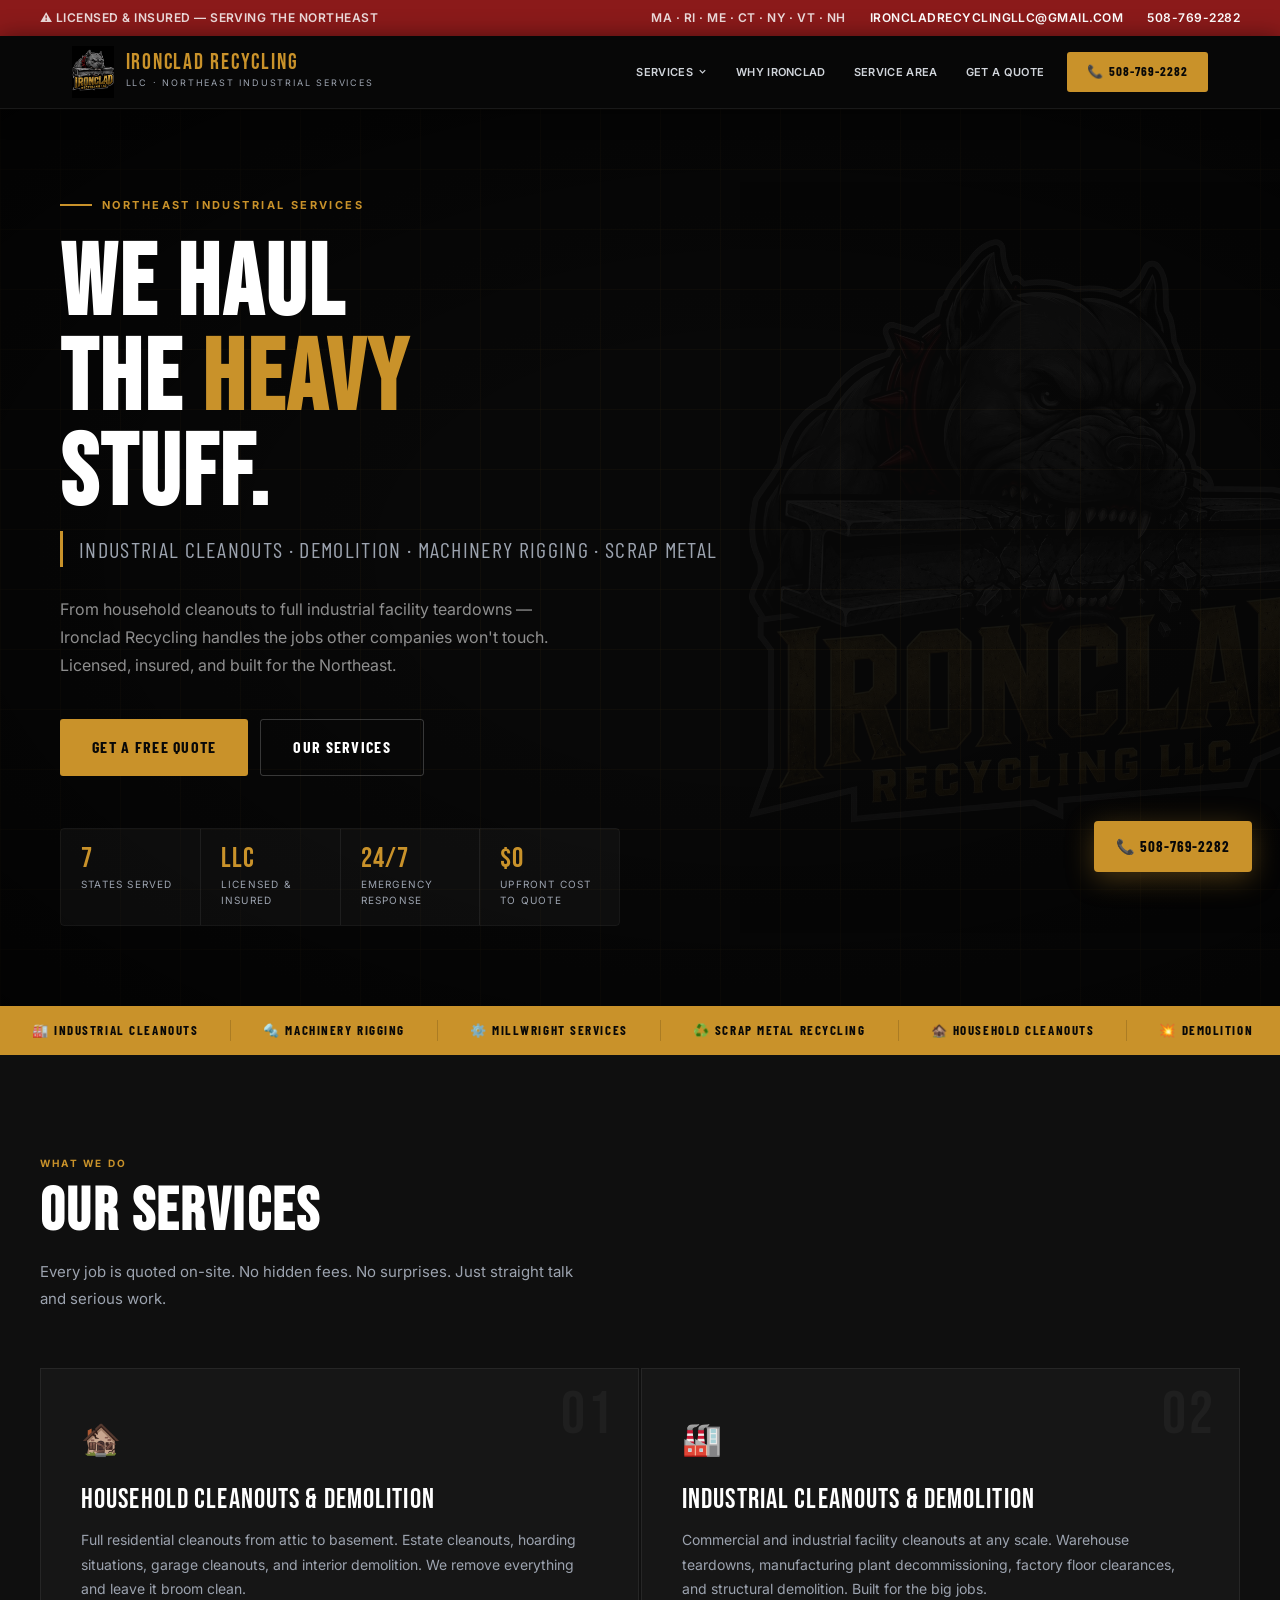
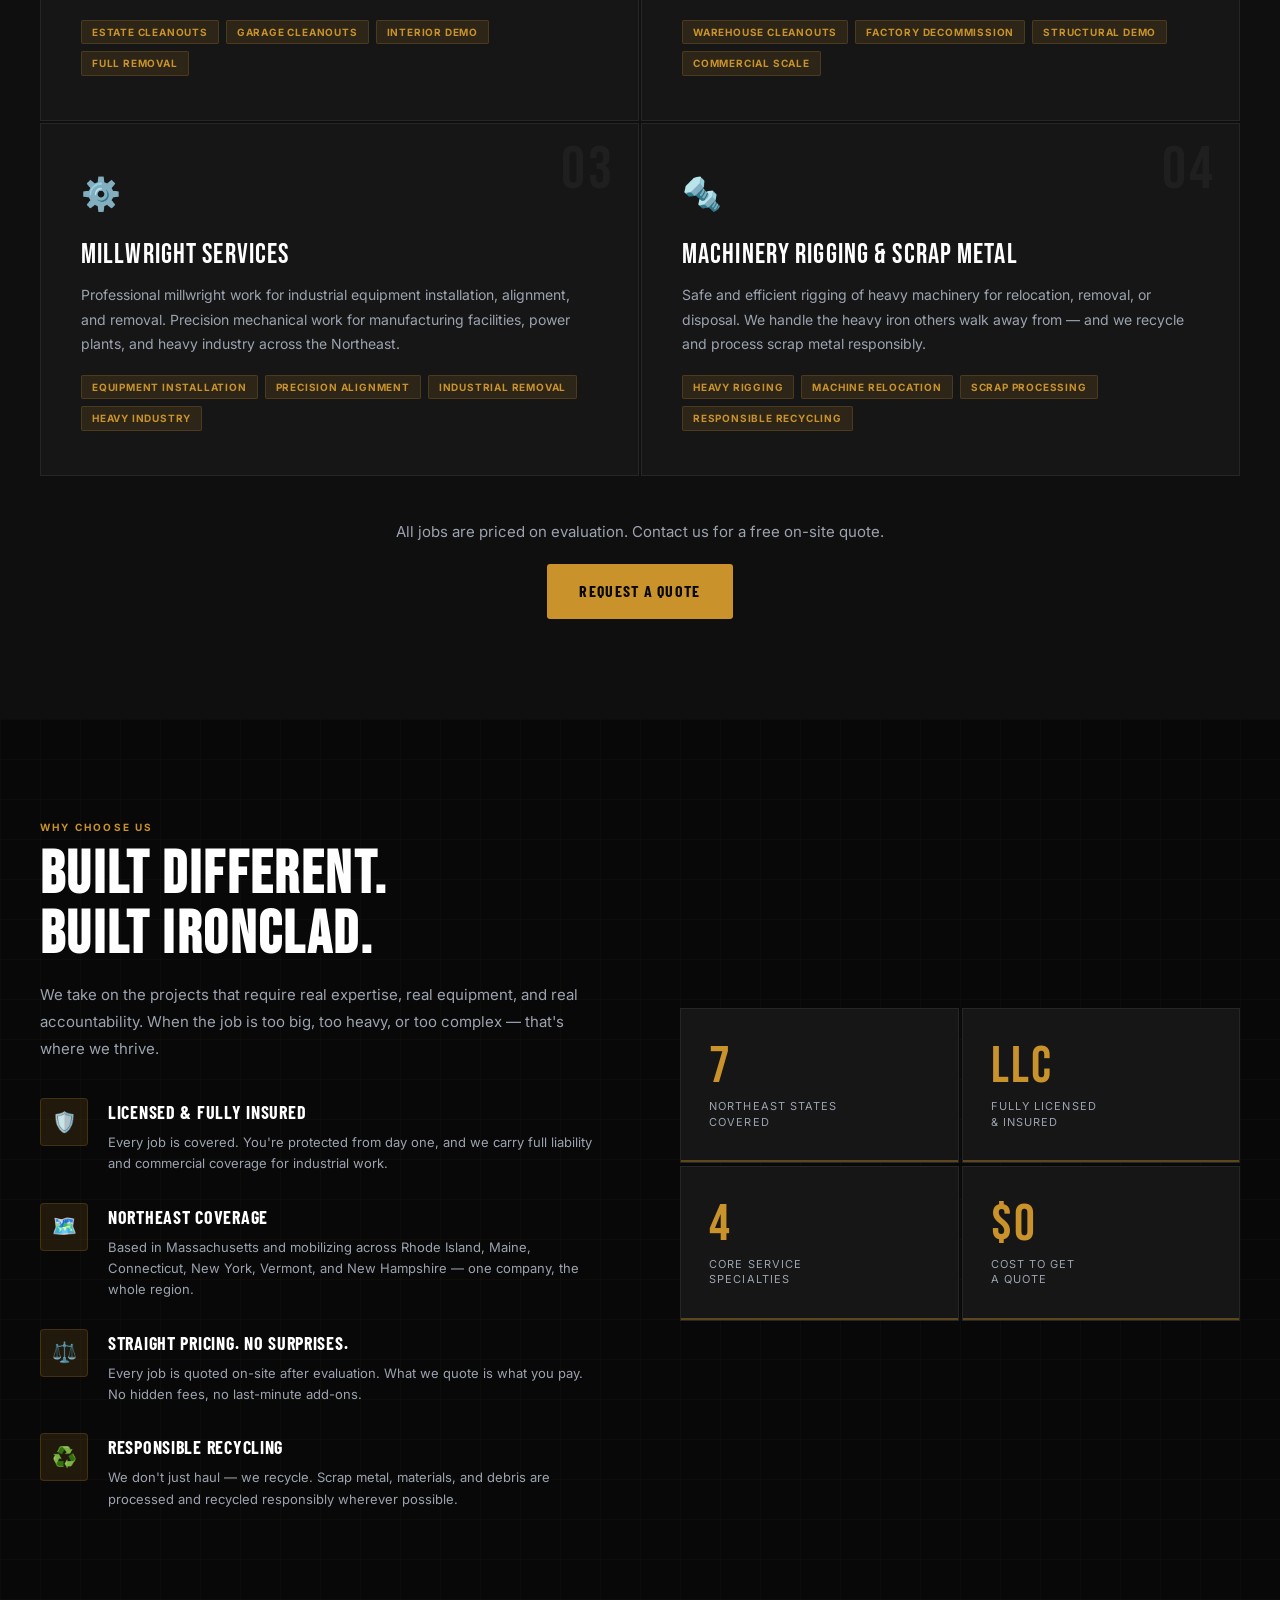
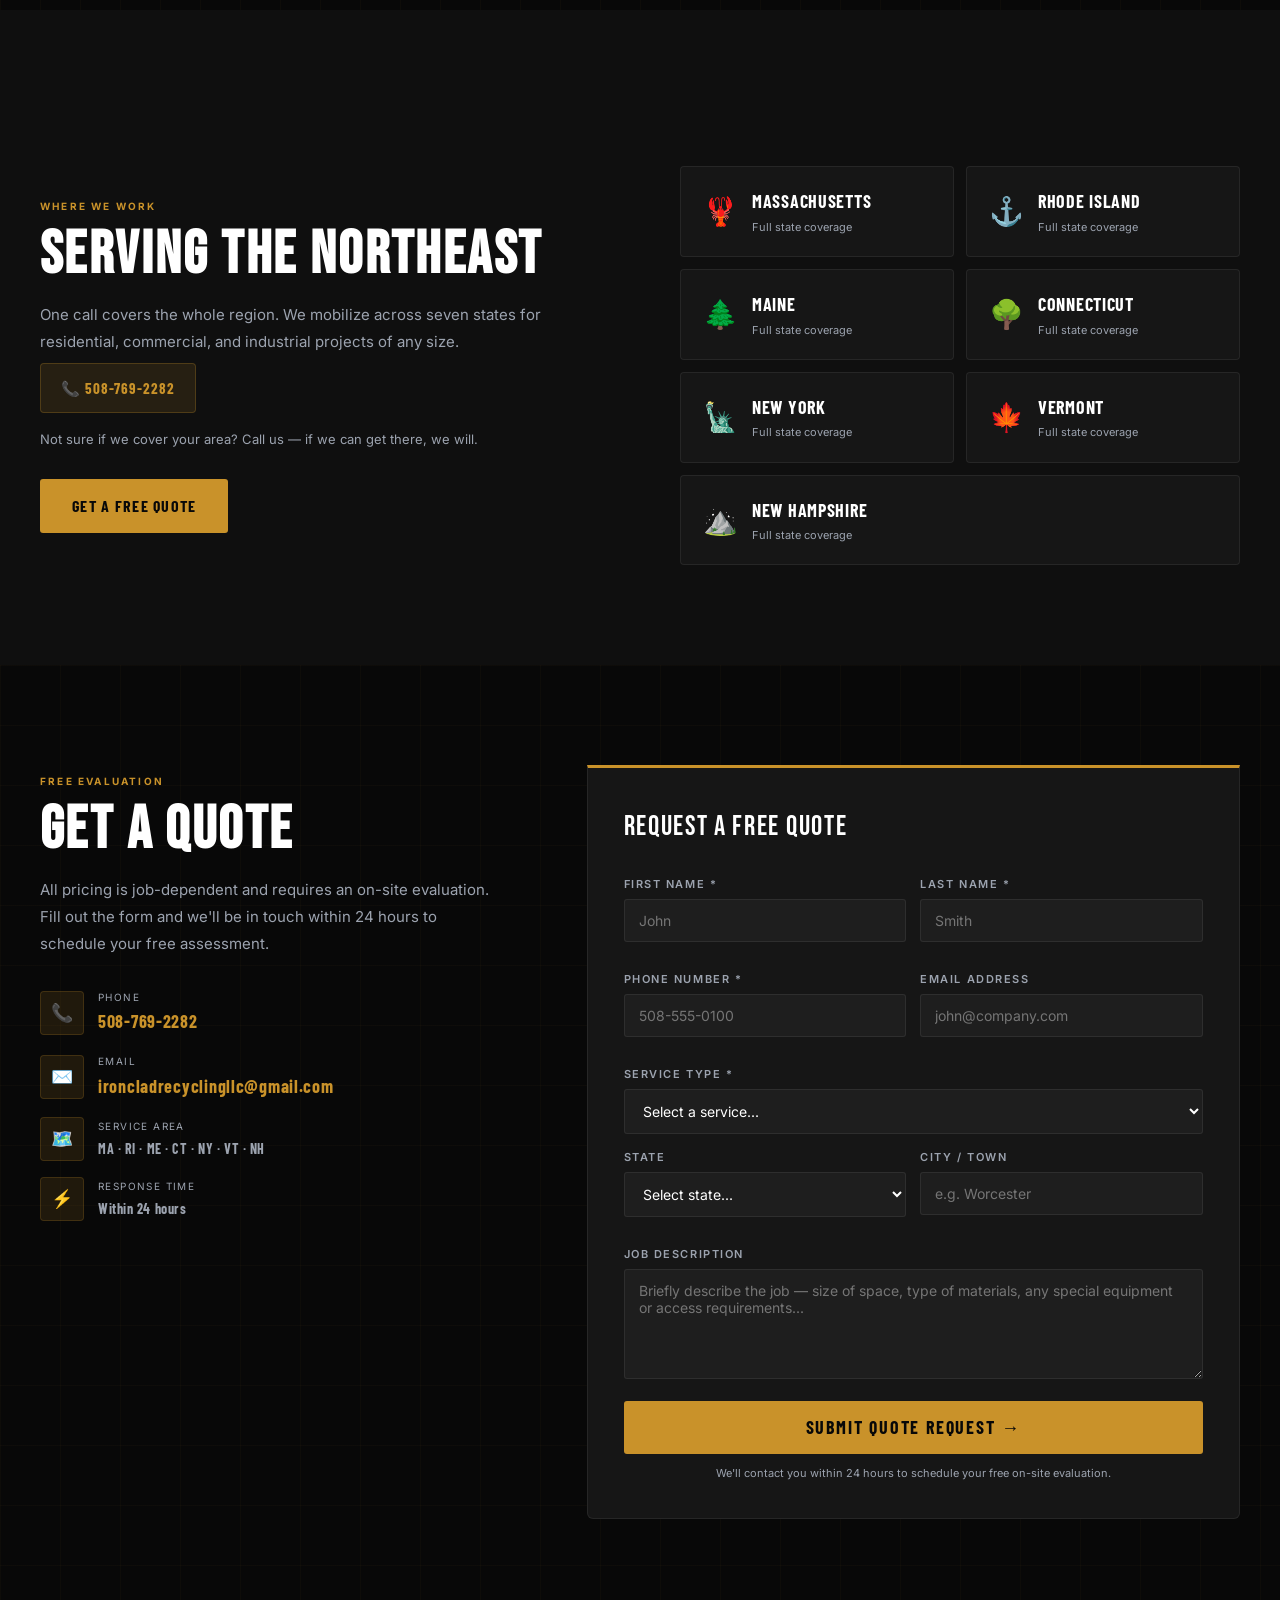
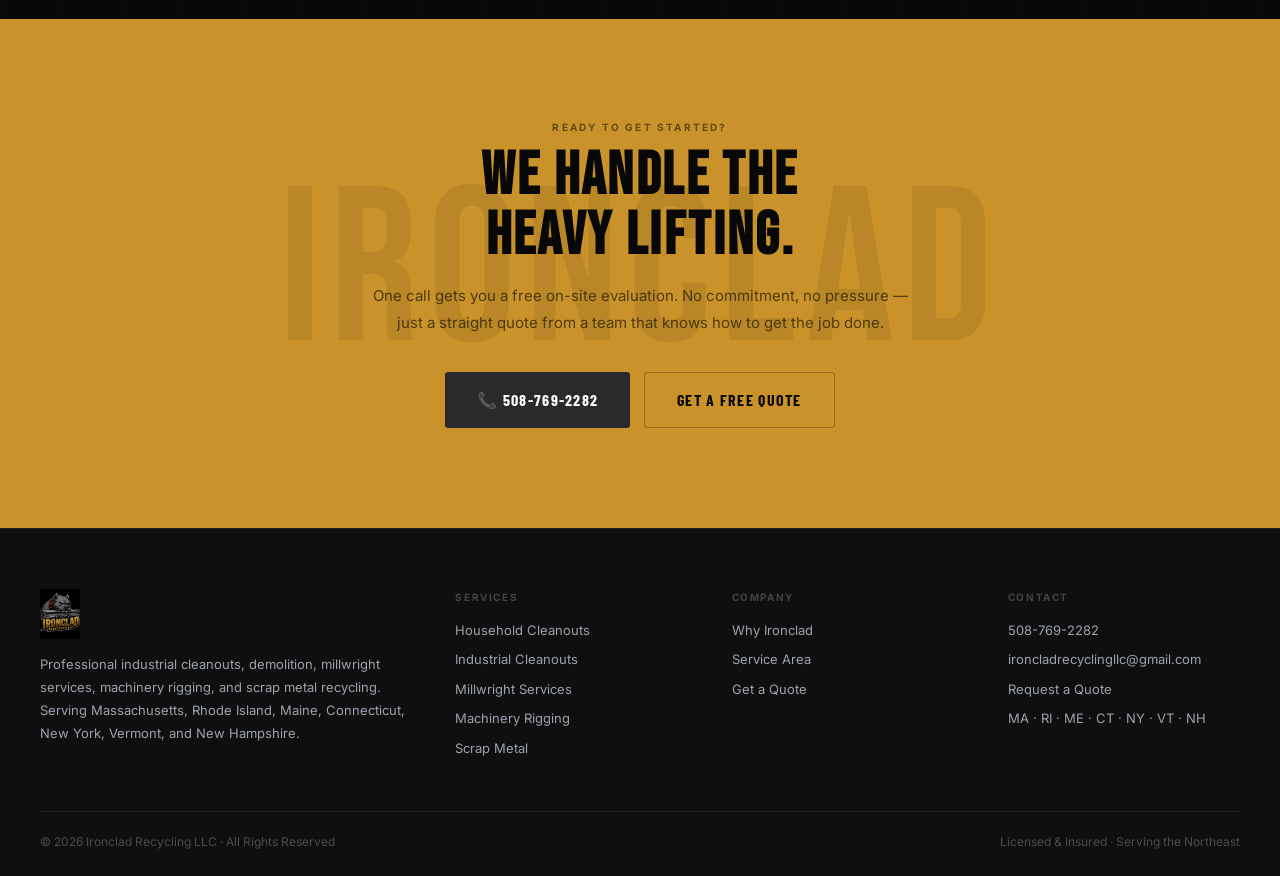
<file: index.html>
<!DOCTYPE html>
<html lang="en">
<head>
<meta charset="UTF-8">
<meta name="viewport" content="width=device-width, initial-scale=1.0">
<title>Ironclad Recycling LLC | Industrial Cleanouts, Demolition & Machinery Rigging — Northeast</title>
<meta name="description" content="Ironclad Recycling LLC — Professional industrial cleanouts, demolition, millwright services, machinery rigging and scrap metal. Serving Massachusetts, Rhode Island, Maine, Connecticut, New York, Vermont and New Hampshire. Call 508-769-2282 or email ironcladrecyclingllc@gmail.com.">
<link rel="preconnect" href="https://fonts.googleapis.com">
<link href="https://fonts.googleapis.com/css2?family=Bebas+Neue&family=Barlow+Condensed:wght@400;600;700;800&family=Inter:wght@300;400;500;600&display=swap" rel="stylesheet">
<style>
*{box-sizing:border-box;margin:0;padding:0}
:root{
  --black:#080808;
  --dark:#0f0f0f;
  --dark2:#161616;
  --dark3:#1e1e1e;
  --steel:#2a2a2a;
  --steel-light:#3a3a3a;
  --gold:#c9922a;
  --gold-light:#e8b84b;
  --gold-pale:rgba(201,146,42,.12);
  --red:#8b1a1a;
  --red-light:#b02020;
  --white:#ffffff;
  --grey:#9ca3af;
  --grey-light:#d1d5db;
  --border:rgba(255,255,255,.07);
}
html{scroll-behavior:smooth}
body{font-family:'Inter',sans-serif;background:var(--black);color:var(--white);font-size:15px;line-height:1.65;overflow-x:hidden}

/* ══ FLOAT CALL ══ */
.float-call{
  position:fixed;bottom:28px;right:28px;z-index:999;
  background:var(--gold);color:var(--black);
  padding:13px 22px;border-radius:4px;
  font-size:14px;font-weight:700;text-decoration:none;
  box-shadow:0 6px 28px rgba(201,146,42,.35);
  display:flex;align-items:center;gap:8px;
  transition:transform .2s,box-shadow .2s;
  font-family:'Barlow Condensed',sans-serif;
  letter-spacing:.06em;text-transform:uppercase;font-size:15px;
}
.float-call:hover{transform:translateY(-2px);box-shadow:0 10px 36px rgba(201,146,42,.45)}

/* ══ STICKY MOBILE CTA ══ */
.sticky-mob{
  position:fixed;bottom:0;left:0;right:0;z-index:900;
  background:var(--gold);padding:13px 20px;
  display:none;align-items:center;justify-content:space-between;
  box-shadow:0 -4px 20px rgba(0,0,0,.5);
}
.sticky-mob span{color:var(--black);font-size:13px;font-weight:600;font-family:'Barlow Condensed',sans-serif;letter-spacing:.04em;text-transform:uppercase}
.sticky-mob a{background:var(--black);color:var(--gold);padding:9px 20px;border-radius:3px;font-weight:700;font-size:14px;text-decoration:none;font-family:'Barlow Condensed',sans-serif;letter-spacing:.06em;text-transform:uppercase}

/* ══ TOPBAR ══ */
.topbar{background:var(--red);color:rgba(255,255,255,.85);padding:8px 40px;font-size:12px;display:flex;justify-content:space-between;align-items:center;flex-wrap:wrap;gap:6px;letter-spacing:.04em;text-transform:uppercase;font-weight:600}
.topbar a{color:white;text-decoration:none}
@media(max-width:640px){.topbar{display:none}}

/* ══ HEADER ══ */
.header{background:rgba(8,8,8,.96);backdrop-filter:blur(16px);border-bottom:1px solid var(--border);position:sticky;top:0;z-index:100;box-shadow:0 2px 24px rgba(0,0,0,.5)}
.header-inner{max-width:1200px;margin:0 auto;padding:0 32px;height:72px;display:flex;align-items:center;justify-content:space-between}
.logo{display:flex;align-items:center;gap:12px;text-decoration:none}
.logo img{height:52px;width:auto;object-fit:contain}
.logo-text{display:flex;flex-direction:column}
.logo-name{font-family:'Bebas Neue',sans-serif;font-size:22px;color:var(--gold);letter-spacing:.08em;line-height:1}
.logo-sub{font-size:9px;letter-spacing:.2em;text-transform:uppercase;color:var(--grey);margin-top:2px}

/* NAV */
.nav{display:flex;align-items:center;gap:2px}
.ni{position:relative}
.nl{display:flex;align-items:center;gap:4px;padding:8px 13px;border-radius:3px;font-size:13px;font-weight:600;color:var(--grey-light);text-decoration:none;cursor:pointer;transition:background .15s,color .15s;background:none;border:none;font-family:'Inter',sans-serif;white-space:nowrap;letter-spacing:.03em;text-transform:uppercase;font-size:11px}
.nl:hover{background:rgba(255,255,255,.05);color:white}
.nl svg{width:11px;height:11px;transition:transform .2s}
.ni:hover .nl svg{transform:rotate(180deg)}
.dd{position:absolute;top:calc(100%+8px);left:0;background:var(--dark2);border:1px solid var(--border);border-top:2px solid var(--gold);border-radius:0 0 6px 6px;padding:6px;min-width:220px;box-shadow:0 20px 56px rgba(0,0,0,.6);opacity:0;visibility:hidden;transform:translateY(-6px);transition:opacity .2s,transform .2s,visibility .2s;z-index:300}
.ni:hover .dd{opacity:1;visibility:visible;transform:translateY(0)}
.dd a{display:block;padding:9px 13px;font-size:12px;color:var(--grey-light);text-decoration:none;transition:background .15s,color .15s;letter-spacing:.04em;text-transform:uppercase;font-weight:600;border-radius:3px}
.dd a:hover{background:rgba(201,146,42,.1);color:var(--gold)}
.dd-label{font-size:9px;letter-spacing:.16em;text-transform:uppercase;color:rgba(255,255,255,.25);padding:8px 13px 4px;display:block}
.nav-cta{background:var(--gold) !important;color:var(--black) !important;padding:9px 20px !important;border-radius:3px !important;font-weight:700 !important;margin-left:8px;font-family:'Barlow Condensed',sans-serif !important;font-size:13px !important;letter-spacing:.08em !important}
.nav-cta:hover{background:var(--gold-light) !important}
.hbg{display:none;background:none;border:none;cursor:pointer;padding:6px;color:var(--gold);font-size:24px}

/* ══ MOBILE MENU ══ */
.mm{display:none;position:fixed;inset:0;background:var(--dark);z-index:600;flex-direction:column;padding:24px 28px;overflow-y:auto}
.mm.open{display:flex}
.mm-top{display:flex;justify-content:space-between;align-items:center;margin-bottom:36px}
.mm-close{background:none;border:none;cursor:pointer;font-size:28px;color:var(--gold)}
.mm-link{display:block;font-family:'Bebas Neue',sans-serif;font-size:28px;color:var(--white);text-decoration:none;padding:12px 0;border-bottom:1px solid var(--border);letter-spacing:.06em}
.mm-link:hover{color:var(--gold)}
.mm-foot{margin-top:auto;padding-top:28px;display:flex;flex-direction:column;gap:10px}
.mm-foot a{display:block;text-align:center;padding:15px;font-family:'Barlow Condensed',sans-serif;font-size:16px;font-weight:700;text-decoration:none;letter-spacing:.08em;text-transform:uppercase;border-radius:3px}
.mm-call{background:var(--gold);color:var(--black)}
.mm-email{background:var(--steel);color:white}

/* ══ HERO ══ */
.hero{
  min-height:95vh;
  background:var(--black);
  display:flex;align-items:center;
  position:relative;overflow:hidden;
  padding:80px max(32px,calc(50vw - 580px));
}
/* industrial grid background */
.hero::before{
  content:'';position:absolute;inset:0;
  background-image:
    linear-gradient(rgba(201,146,42,.04) 1px,transparent 1px),
    linear-gradient(90deg,rgba(201,146,42,.04) 1px,transparent 1px);
  background-size:60px 60px;
  pointer-events:none;
}
/* dark vignette */
.hero::after{content:'';position:absolute;inset:0;background:radial-gradient(ellipse at 60% 50%,transparent 30%,rgba(0,0,0,.7) 100%);pointer-events:none}
.hero-content{position:relative;z-index:2;max-width:680px}
.hero-eyebrow{display:inline-flex;align-items:center;gap:10px;margin-bottom:24px}
.hero-eyebrow-line{width:32px;height:2px;background:var(--gold)}
.hero-eyebrow span{font-size:11px;letter-spacing:.22em;text-transform:uppercase;color:var(--gold);font-weight:700}
.hero h1{
  font-family:'Bebas Neue',sans-serif;
  font-size:clamp(52px,8vw,100px);
  line-height:.95;
  color:var(--white);
  letter-spacing:.03em;
  margin-bottom:8px;
}
.hero h1 .gold{color:var(--gold)}
.hero-tagline{
  font-family:'Barlow Condensed',sans-serif;
  font-size:clamp(16px,2.5vw,22px);
  color:var(--grey);font-weight:400;
  letter-spacing:.06em;text-transform:uppercase;
  margin-bottom:28px;border-left:3px solid var(--gold);padding-left:16px;
}
.hero-desc{font-size:16px;color:rgba(255,255,255,.55);max-width:520px;margin-bottom:40px;line-height:1.75}
.hero-btns{display:flex;gap:12px;flex-wrap:wrap;margin-bottom:52px}
.btn{display:inline-flex;align-items:center;gap:8px;padding:14px 32px;font-family:'Barlow Condensed',sans-serif;font-size:16px;font-weight:700;letter-spacing:.08em;text-transform:uppercase;text-decoration:none;transition:all .2s;cursor:pointer;border:none;font-family:'Barlow Condensed',sans-serif;border-radius:3px}
.btn-gold{background:var(--gold);color:var(--black)}
.btn-gold:hover{background:var(--gold-light);transform:translateY(-1px);box-shadow:0 8px 28px rgba(201,146,42,.4)}
.btn-outline{border:1.5px solid rgba(255,255,255,.2);color:white;background:none}
.btn-outline:hover{border-color:var(--gold);color:var(--gold)}
.btn-steel{background:var(--steel);color:white}
.btn-steel:hover{background:var(--steel-light)}
/* hero stats bar */
.hero-stats{
  display:flex;gap:0;
  border:1px solid var(--border);
  border-radius:4px;overflow:hidden;
  max-width:560px;
}
.hstat{
  flex:1;padding:16px 20px;
  border-right:1px solid var(--border);
  background:rgba(255,255,255,.03);
}
.hstat:last-child{border-right:none}
.hstat-n{font-family:'Bebas Neue',sans-serif;font-size:28px;color:var(--gold);letter-spacing:.04em;line-height:1}
.hstat-l{font-size:10px;letter-spacing:.12em;text-transform:uppercase;color:var(--grey);margin-top:3px}
/* hero logo watermark */
.hero-logo-bg{
  position:absolute;right:-60px;top:50%;transform:translateY(-50%);
  opacity:.06;z-index:1;
  width:600px;
}

/* ══ DIVIDER ══ */
.gold-bar{background:var(--gold);padding:14px 0;overflow:hidden}
.gb-inner{display:flex;animation:gbscroll 20s linear infinite;width:max-content}
.gb-item{font-family:'Barlow Condensed',sans-serif;font-size:13px;font-weight:700;letter-spacing:.12em;text-transform:uppercase;color:var(--black);white-space:nowrap;padding:0 32px;border-right:1px solid rgba(0,0,0,.15)}
@keyframes gbscroll{0%{transform:translateX(0)}100%{transform:translateX(-50%)}}

/* ══ SECTIONS ══ */
section{padding:100px 32px}
.container{max-width:1200px;margin:0 auto}
.eyebrow{font-size:10px;letter-spacing:.22em;text-transform:uppercase;color:var(--gold);margin-bottom:10px;display:block;font-weight:700}
.section-h{font-family:'Bebas Neue',sans-serif;font-size:clamp(36px,5vw,60px);color:var(--white);line-height:1;letter-spacing:.04em;margin-bottom:16px}
.section-p{font-size:15px;color:var(--grey);line-height:1.8;max-width:540px}
.c{text-align:center}.section-p.c{margin:0 auto 48px}
.section-h.c{text-align:center}

/* ══ SERVICES ══ */
.services-sec{background:var(--dark)}
.services-grid{display:grid;grid-template-columns:repeat(2,1fr);gap:2px;margin-top:56px}
.scard{
  background:var(--dark2);
  padding:44px 40px;
  border:1px solid var(--border);
  position:relative;overflow:hidden;
  transition:background .2s,border-color .2s;
  cursor:default;
}
.scard::before{
  content:'';position:absolute;top:0;left:0;right:0;height:3px;
  background:var(--gold);transform:scaleX(0);transform-origin:left;
  transition:transform .3s;
}
.scard:hover{background:var(--dark3);border-color:rgba(201,146,42,.2)}
.scard:hover::before{transform:scaleX(1)}
.scard-num{
  font-family:'Bebas Neue',sans-serif;font-size:60px;
  color:rgba(255,255,255,.04);position:absolute;top:16px;right:24px;
  line-height:1;letter-spacing:.04em;
}
.scard-icon{font-size:32px;margin-bottom:20px;display:block}
.scard-title{font-family:'Bebas Neue',sans-serif;font-size:28px;color:var(--white);letter-spacing:.04em;margin-bottom:12px;line-height:1.1}
.scard-desc{font-size:14px;color:var(--grey);line-height:1.75}
.scard-tags{display:flex;flex-wrap:wrap;gap:7px;margin-top:18px}
.stag{font-size:10px;letter-spacing:.08em;text-transform:uppercase;font-weight:700;color:var(--gold);background:var(--gold-pale);padding:3px 10px;border-radius:2px;border:1px solid rgba(201,146,42,.2)}

/* ══ WHY IRONCLAD ══ */
.why-sec{background:var(--black);position:relative;overflow:hidden}
.why-sec::before{content:'';position:absolute;inset:0;background-image:linear-gradient(rgba(201,146,42,.03) 1px,transparent 1px),linear-gradient(90deg,rgba(201,146,42,.03) 1px,transparent 1px);background-size:40px 40px;pointer-events:none}
.why-wrap{display:grid;grid-template-columns:1fr 1fr;gap:80px;align-items:center;position:relative;z-index:1}
.why-points{display:flex;flex-direction:column;gap:28px;margin-top:36px}
.wp{display:flex;gap:20px;align-items:flex-start}
.wp-icon{width:48px;height:48px;background:var(--gold-pale);border:1px solid rgba(201,146,42,.2);border-radius:4px;display:flex;align-items:center;justify-content:center;font-size:20px;flex-shrink:0}
.wp-title{font-family:'Barlow Condensed',sans-serif;font-size:18px;font-weight:700;color:var(--white);letter-spacing:.04em;text-transform:uppercase;margin-bottom:4px}
.wp-desc{font-size:13px;color:var(--grey);line-height:1.65}
/* right side — stat blocks */
.why-stats{display:grid;grid-template-columns:1fr 1fr;gap:3px}
.wstat{background:var(--dark2);border:1px solid var(--border);padding:32px 28px;position:relative}
.wstat::after{content:'';position:absolute;bottom:0;left:0;right:0;height:2px;background:var(--gold);opacity:.4}
.wstat-n{font-family:'Bebas Neue',sans-serif;font-size:52px;color:var(--gold);line-height:1;letter-spacing:.04em}
.wstat-l{font-size:11px;letter-spacing:.1em;text-transform:uppercase;color:var(--grey);margin-top:6px;line-height:1.4}

/* ══ SERVICE AREA ══ */
.area-sec{background:var(--dark)}
.area-wrap{display:grid;grid-template-columns:1fr 1fr;gap:80px;align-items:center;margin-top:56px}
.states-grid{display:grid;grid-template-columns:1fr 1fr;gap:12px}
.state-card{
  background:var(--dark2);border:1px solid var(--border);
  border-radius:4px;padding:20px 22px;
  display:flex;align-items:center;gap:14px;
  transition:border-color .2s,background .2s;
}
.state-card:hover{border-color:rgba(201,146,42,.3);background:var(--dark3)}
.state-flag{font-size:28px}
.state-name{font-family:'Barlow Condensed',sans-serif;font-size:18px;font-weight:700;color:var(--white);letter-spacing:.04em;text-transform:uppercase}
.state-sub{font-size:11px;color:var(--grey);margin-top:1px}
.area-text .section-p{margin-bottom:28px}
.area-badge{
  display:inline-flex;align-items:center;gap:10px;
  background:var(--gold-pale);border:1px solid rgba(201,146,42,.25);
  padding:12px 20px;border-radius:4px;margin-top:8px;
}
.area-badge span{font-family:'Barlow Condensed',sans-serif;font-size:15px;font-weight:700;color:var(--gold);letter-spacing:.06em;text-transform:uppercase}

/* ══ QUOTE FORM ══ */
.quote-sec{background:var(--black);position:relative;overflow:hidden}
.quote-sec::before{content:'';position:absolute;inset:0;background-image:linear-gradient(rgba(201,146,42,.03) 1px,transparent 1px),linear-gradient(90deg,rgba(201,146,42,.03) 1px,transparent 1px);background-size:60px 60px;pointer-events:none}
.quote-wrap{display:grid;grid-template-columns:1fr 1.4fr;gap:80px;align-items:start;position:relative;z-index:1}
.quote-info{padding-top:8px}
.quote-info .section-p{margin-bottom:32px}
.contact-items{display:flex;flex-direction:column;gap:16px}
.ci{display:flex;align-items:center;gap:14px}
.ci-icon{width:44px;height:44px;background:var(--gold-pale);border:1px solid rgba(201,146,42,.2);border-radius:4px;display:flex;align-items:center;justify-content:center;font-size:18px;flex-shrink:0}
.ci-label{font-size:10px;letter-spacing:.14em;text-transform:uppercase;color:var(--grey);margin-bottom:2px}
.ci-val{font-family:'Barlow Condensed',sans-serif;font-size:18px;font-weight:700;color:var(--white);letter-spacing:.04em}
.ci-val a{color:var(--gold);text-decoration:none}
.ci-val a:hover{text-decoration:underline}
/* form */
.qform{background:var(--dark2);border:1px solid var(--border);border-top:3px solid var(--gold);border-radius:0 0 6px 6px;padding:36px}
.qform-title{font-family:'Bebas Neue',sans-serif;font-size:28px;color:var(--white);letter-spacing:.06em;margin-bottom:24px}
.form-row{display:grid;grid-template-columns:1fr 1fr;gap:14px;margin-bottom:14px}
.form-group{display:flex;flex-direction:column;gap:6px;margin-bottom:14px}
.form-group label{font-size:11px;letter-spacing:.14em;text-transform:uppercase;color:var(--grey);font-weight:600}
.form-group input,.form-group select,.form-group textarea{
  background:var(--dark3);border:1px solid var(--border);
  border-radius:3px;padding:12px 14px;
  color:var(--white);font-family:'Inter',sans-serif;font-size:14px;
  transition:border-color .2s;outline:none;width:100%;
}
.form-group input:focus,.form-group select:focus,.form-group textarea:focus{border-color:var(--gold)}
.form-group select option{background:var(--dark2);color:var(--white)}
.form-group textarea{resize:vertical;min-height:110px}
.form-submit{
  width:100%;background:var(--gold);color:var(--black);
  padding:15px;border:none;border-radius:3px;cursor:pointer;
  font-family:'Barlow Condensed',sans-serif;font-size:18px;font-weight:700;
  letter-spacing:.1em;text-transform:uppercase;
  transition:background .2s,transform .1s;margin-top:8px;
}
.form-submit:hover{background:var(--gold-light);transform:translateY(-1px)}
.form-note{font-size:11px;color:var(--grey);text-align:center;margin-top:10px}

/* ══ CTA BANNER ══ */
.cta-sec{background:var(--gold);padding:100px 32px;text-align:center;position:relative;overflow:hidden}
.cta-sec::before{
  content:'IRONCLAD';
  position:absolute;top:50%;left:50%;transform:translate(-50%,-50%);
  font-family:'Bebas Neue',sans-serif;
  font-size:clamp(80px,18vw,220px);
  color:rgba(0,0,0,.07);letter-spacing:.04em;
  white-space:nowrap;pointer-events:none;line-height:1;
}
.cta-inner{max-width:640px;margin:0 auto;position:relative;z-index:1}
.cta-sec .eyebrow{color:rgba(0,0,0,.5)}
.cta-sec .section-h{color:var(--black)}
.cta-sec .section-p{color:rgba(0,0,0,.6);margin:0 auto 36px}
.cta-btns{display:flex;gap:14px;justify-content:center;flex-wrap:wrap}

/* ══ FOOTER ══ */
footer{background:var(--dark);border-top:1px solid var(--border);padding:60px 32px 24px}
.footer-in{max-width:1200px;margin:0 auto}
.footer-top{display:grid;grid-template-columns:1.6fr 1fr 1fr 1fr;gap:44px;margin-bottom:44px}
.f-logo{display:flex;align-items:center;gap:12px;margin-bottom:14px}
.f-logo img{height:50px;width:auto;object-fit:contain}
.f-brand p{font-size:13px;color:var(--grey);line-height:1.75}
.f-col h4{font-size:10px;letter-spacing:.16em;text-transform:uppercase;color:rgba(255,255,255,.22);margin-bottom:14px;font-weight:700}
.f-col a{display:block;font-size:13px;color:var(--grey);text-decoration:none;margin-bottom:8px;transition:color .2s}
.f-col a:hover{color:var(--gold)}
.footer-bot{border-top:1px solid var(--border);padding-top:20px;display:flex;justify-content:space-between;flex-wrap:wrap;gap:8px;font-size:12px;color:rgba(255,255,255,.25)}
.footer-bot span{display:flex;align-items:center;gap:6px}

/* ══ REVEAL ══ */
.rev{opacity:0;transform:translateY(20px);transition:opacity .6s ease,transform .6s ease}
.rev.in{opacity:1;transform:translateY(0)}
.d1{transition-delay:.1s}.d2{transition-delay:.2s}.d3{transition-delay:.3s}.d4{transition-delay:.4s}

/* ══ RESPONSIVE ══ */
@media(max-width:1024px){
  .services-grid{grid-template-columns:1fr}
  .why-wrap,.area-wrap,.quote-wrap{grid-template-columns:1fr;gap:44px}
  .footer-top{grid-template-columns:1fr 1fr;gap:28px}
}
@media(max-width:768px){
  .nav{display:none}
  .hbg{display:block}
  section{padding:64px 20px}
  .hero{padding:64px 20px;min-height:auto}
  .hero-stats{flex-direction:column;max-width:100%}
  .hstat{border-right:none;border-bottom:1px solid var(--border)}
  .hstat:last-child{border-bottom:none}
  .why-stats{grid-template-columns:1fr 1fr}
  .states-grid{grid-template-columns:1fr}
  .form-row{grid-template-columns:1fr}
  .footer-top{grid-template-columns:1fr}
  .float-call{display:none}
  .sticky-mob{display:flex}
  .hero-logo-bg{display:none}
  .cta-sec{padding:72px 20px}
}
</style>
</head>
<body>

<!-- STICKY MOBILE -->
<div class="sticky-mob">
  <span>Ironclad Recycling LLC</span>
  <a href="tel:5087692282">📞 Call Now</a>
</div>

<!-- FLOAT CALL -->
<a href="tel:5087692282" class="float-call">📞 508-769-2282</a>

<!-- TOPBAR -->
<div class="topbar">
  <span>⚠️ Licensed & Insured — Serving the Northeast</span>
  <div style="display:flex;gap:24px;align-items:center;flex-wrap:wrap">
    <span>MA · RI · ME · CT · NY · VT · NH</span>
    <a href="mailto:ironcladrecyclingllc@gmail.com">ironcladrecyclingllc@gmail.com</a>
    <a href="tel:5087692282">508-769-2282</a>
  </div>
</div>

<!-- HEADER -->
<header class="header">
  <div class="header-inner">
    <a href="#" class="logo">
      <img src="ironclad-logo.jpg" alt="Ironclad Recycling LLC">
      <div class="logo-text">
        <span class="logo-name">Ironclad Recycling</span>
        <span class="logo-sub">LLC · Northeast Industrial Services</span>
      </div>
    </a>
    <nav class="nav">
      <div class="ni">
        <button class="nl">Services <svg viewBox="0 0 24 24" fill="none" stroke="currentColor" stroke-width="2.5"><path d="M6 9l6 6 6-6"/></svg></button>
        <div class="dd">
          <span class="dd-label">What We Do</span>
          <a href="#services">🏚️ Household Cleanouts</a>
          <a href="#services">🏭 Industrial Cleanouts</a>
          <a href="#services">⚙️ Millwright Services</a>
          <a href="#services">🔩 Machinery Rigging</a>
          <a href="#services">♻️ Scrap Metal</a>
        </div>
      </div>
      <div class="ni"><a href="#why" class="nl">Why Ironclad</a></div>
      <div class="ni"><a href="#area" class="nl">Service Area</a></div>
      <div class="ni"><a href="#quote" class="nl">Get a Quote</a></div>
      <a href="tel:5087692282" class="nl nav-cta">📞 508-769-2282</a>
    </nav>
    <button class="hbg" onclick="toggleMM()">☰</button>
  </div>
</header>

<!-- MOBILE MENU -->
<div class="mm" id="mm">
  <div class="mm-top">
    <img src="ironclad-logo.jpg" alt="Ironclad" style="height:48px;object-fit:contain">
    <button class="mm-close" onclick="toggleMM()">✕</button>
  </div>
  <a href="#services" class="mm-link" onclick="toggleMM()">Services</a>
  <a href="#why" class="mm-link" onclick="toggleMM()">Why Ironclad</a>
  <a href="#area" class="mm-link" onclick="toggleMM()">Service Area</a>
  <a href="#quote" class="mm-link" onclick="toggleMM()">Get a Quote</a>
  <div class="mm-foot">
    <a href="tel:5087692282" class="mm-call">📞 508-769-2282</a>
    <a href="mailto:ironcladrecyclingllc@gmail.com" class="mm-email">✉️ Email Us</a>
  </div>
</div>

<!-- HERO -->
<section class="hero">
  <img src="ironclad-logo.jpg" alt="" class="hero-logo-bg" aria-hidden="true">
  <div class="hero-content">
    <div class="hero-eyebrow">
      <div class="hero-eyebrow-line"></div>
      <span>Northeast Industrial Services</span>
    </div>
    <h1>WE HAUL<br>THE <span class="gold">HEAVY</span><br>STUFF.</h1>
    <p class="hero-tagline">Industrial Cleanouts · Demolition · Machinery Rigging · Scrap Metal</p>
    <p class="hero-desc">From household cleanouts to full industrial facility teardowns — Ironclad Recycling handles the jobs other companies won't touch. Licensed, insured, and built for the Northeast.</p>
    <div class="hero-btns">
      <a href="#quote" class="btn btn-gold">Get a Free Quote</a>
      <a href="#services" class="btn btn-outline">Our Services</a>
    </div>
    <div class="hero-stats">
      <div class="hstat">
        <div class="hstat-n">7</div>
        <div class="hstat-l">States Served</div>
      </div>
      <div class="hstat">
        <div class="hstat-n">LLC</div>
        <div class="hstat-l">Licensed & Insured</div>
      </div>
      <div class="hstat">
        <div class="hstat-n">24/7</div>
        <div class="hstat-l">Emergency Response</div>
      </div>
      <div class="hstat">
        <div class="hstat-n">$0</div>
        <div class="hstat-l">Upfront Cost to Quote</div>
      </div>
    </div>
  </div>
</section>

<!-- GOLD DIVIDER -->
<div class="gold-bar" aria-hidden="true">
  <div class="gb-inner">
    <span class="gb-item">🏭 Industrial Cleanouts</span>
    <span class="gb-item">🔩 Machinery Rigging</span>
    <span class="gb-item">⚙️ Millwright Services</span>
    <span class="gb-item">♻️ Scrap Metal Recycling</span>
    <span class="gb-item">🏚️ Household Cleanouts</span>
    <span class="gb-item">💥 Demolition</span>
    <span class="gb-item">🚛 Northeast USA</span>
    <span class="gb-item">🏭 Industrial Cleanouts</span>
    <span class="gb-item">🔩 Machinery Rigging</span>
    <span class="gb-item">⚙️ Millwright Services</span>
    <span class="gb-item">♻️ Scrap Metal Recycling</span>
    <span class="gb-item">🏚️ Household Cleanouts</span>
    <span class="gb-item">💥 Demolition</span>
    <span class="gb-item">🚛 Northeast USA</span>
  </div>
</div>

<!-- SERVICES -->
<section class="services-sec" id="services">
  <div class="container">
    <div class="rev">
      <span class="eyebrow">What We Do</span>
      <h2 class="section-h">Our Services</h2>
      <p class="section-p">Every job is quoted on-site. No hidden fees. No surprises. Just straight talk and serious work.</p>
    </div>
    <div class="services-grid rev d1">
      <div class="scard">
        <div class="scard-num">01</div>
        <span class="scard-icon">🏚️</span>
        <div class="scard-title">Household Cleanouts & Demolition</div>
        <p class="scard-desc">Full residential cleanouts from attic to basement. Estate cleanouts, hoarding situations, garage cleanouts, and interior demolition. We remove everything and leave it broom clean.</p>
        <div class="scard-tags">
          <span class="stag">Estate Cleanouts</span>
          <span class="stag">Garage Cleanouts</span>
          <span class="stag">Interior Demo</span>
          <span class="stag">Full Removal</span>
        </div>
      </div>
      <div class="scard">
        <div class="scard-num">02</div>
        <span class="scard-icon">🏭</span>
        <div class="scard-title">Industrial Cleanouts & Demolition</div>
        <p class="scard-desc">Commercial and industrial facility cleanouts at any scale. Warehouse teardowns, manufacturing plant decommissioning, factory floor clearances, and structural demolition. Built for the big jobs.</p>
        <div class="scard-tags">
          <span class="stag">Warehouse Cleanouts</span>
          <span class="stag">Factory Decommission</span>
          <span class="stag">Structural Demo</span>
          <span class="stag">Commercial Scale</span>
        </div>
      </div>
      <div class="scard">
        <div class="scard-num">03</div>
        <span class="scard-icon">⚙️</span>
        <div class="scard-title">Millwright Services</div>
        <p class="scard-desc">Professional millwright work for industrial equipment installation, alignment, and removal. Precision mechanical work for manufacturing facilities, power plants, and heavy industry across the Northeast.</p>
        <div class="scard-tags">
          <span class="stag">Equipment Installation</span>
          <span class="stag">Precision Alignment</span>
          <span class="stag">Industrial Removal</span>
          <span class="stag">Heavy Industry</span>
        </div>
      </div>
      <div class="scard">
        <div class="scard-num">04</div>
        <span class="scard-icon">🔩</span>
        <div class="scard-title">Machinery Rigging & Scrap Metal</div>
        <p class="scard-desc">Safe and efficient rigging of heavy machinery for relocation, removal, or disposal. We handle the heavy iron others walk away from — and we recycle and process scrap metal responsibly.</p>
        <div class="scard-tags">
          <span class="stag">Heavy Rigging</span>
          <span class="stag">Machine Relocation</span>
          <span class="stag">Scrap Processing</span>
          <span class="stag">Responsible Recycling</span>
        </div>
      </div>
    </div>
    <div style="text-align:center;margin-top:44px" class="rev">
      <p style="color:var(--grey);font-size:15px;margin-bottom:20px">All jobs are priced on evaluation. Contact us for a free on-site quote.</p>
      <a href="#quote" class="btn btn-gold">Request a Quote</a>
    </div>
  </div>
</section>

<!-- WHY IRONCLAD -->
<section class="why-sec" id="why">
  <div class="container">
    <div class="why-wrap">
      <div class="rev">
        <span class="eyebrow">Why Choose Us</span>
        <h2 class="section-h">Built Different.<br>Built Ironclad.</h2>
        <p class="section-p" style="margin-bottom:0">We take on the projects that require real expertise, real equipment, and real accountability. When the job is too big, too heavy, or too complex — that's where we thrive.</p>
        <div class="why-points">
          <div class="wp">
            <div class="wp-icon">🛡️</div>
            <div>
              <div class="wp-title">Licensed & Fully Insured</div>
              <p class="wp-desc">Every job is covered. You're protected from day one, and we carry full liability and commercial coverage for industrial work.</p>
            </div>
          </div>
          <div class="wp">
            <div class="wp-icon">🗺️</div>
            <div>
              <div class="wp-title">Northeast Coverage</div>
              <p class="wp-desc">Based in Massachusetts and mobilizing across Rhode Island, Maine, Connecticut, New York, Vermont, and New Hampshire — one company, the whole region.</p>
            </div>
          </div>
          <div class="wp">
            <div class="wp-icon">⚖️</div>
            <div>
              <div class="wp-title">Straight Pricing. No Surprises.</div>
              <p class="wp-desc">Every job is quoted on-site after evaluation. What we quote is what you pay. No hidden fees, no last-minute add-ons.</p>
            </div>
          </div>
          <div class="wp">
            <div class="wp-icon">♻️</div>
            <div>
              <div class="wp-title">Responsible Recycling</div>
              <p class="wp-desc">We don't just haul — we recycle. Scrap metal, materials, and debris are processed and recycled responsibly wherever possible.</p>
            </div>
          </div>
        </div>
      </div>
      <div class="why-stats rev d2">
        <div class="wstat">
          <div class="wstat-n">7</div>
          <div class="wstat-l">Northeast States<br>Covered</div>
        </div>
        <div class="wstat">
          <div class="wstat-n">LLC</div>
          <div class="wstat-l">Fully Licensed<br>& Insured</div>
        </div>
        <div class="wstat">
          <div class="wstat-n">4</div>
          <div class="wstat-l">Core Service<br>Specialties</div>
        </div>
        <div class="wstat">
          <div class="wstat-n">$0</div>
          <div class="wstat-l">Cost to Get<br>a Quote</div>
        </div>
      </div>
    </div>
  </div>
</section>

<!-- SERVICE AREA -->
<section class="area-sec" id="area">
  <div class="container">
    <div class="area-wrap">
      <div class="rev">
        <span class="eyebrow">Where We Work</span>
        <h2 class="section-h">Serving the Northeast</h2>
        <p class="section-p">One call covers the whole region. We mobilize across seven states for residential, commercial, and industrial projects of any size.</p>
        <div class="area-badge">
          <span>📞 508-769-2282</span>
        </div>
        <p style="font-size:13px;color:var(--grey);margin-top:16px">Not sure if we cover your area? Call us — if we can get there, we will.</p>
        <div style="margin-top:28px">
          <a href="#quote" class="btn btn-gold">Get a Free Quote</a>
        </div>
      </div>
      <div class="states-grid rev d1">
        <div class="state-card">
          <span class="state-flag">🦞</span>
          <div>
            <div class="state-name">Massachusetts</div>
            <div class="state-sub">Full state coverage</div>
          </div>
        </div>
        <div class="state-card">
          <span class="state-flag">⚓</span>
          <div>
            <div class="state-name">Rhode Island</div>
            <div class="state-sub">Full state coverage</div>
          </div>
        </div>
        <div class="state-card">
          <span class="state-flag">🌲</span>
          <div>
            <div class="state-name">Maine</div>
            <div class="state-sub">Full state coverage</div>
          </div>
        </div>
        <div class="state-card">
          <span class="state-flag">🌳</span>
          <div>
            <div class="state-name">Connecticut</div>
            <div class="state-sub">Full state coverage</div>
          </div>
        </div>
        <div class="state-card">
          <span class="state-flag">🗽</span>
          <div>
            <div class="state-name">New York</div>
            <div class="state-sub">Full state coverage</div>
          </div>
        </div>
        <div class="state-card">
          <span class="state-flag">🍁</span>
          <div>
            <div class="state-name">Vermont</div>
            <div class="state-sub">Full state coverage</div>
          </div>
        </div>
        <div class="state-card" style="grid-column:span 2">
          <span class="state-flag">⛰️</span>
          <div>
            <div class="state-name">New Hampshire</div>
            <div class="state-sub">Full state coverage</div>
          </div>
        </div>
      </div>
    </div>
  </div>
</section>

<!-- QUOTE FORM -->
<section class="quote-sec" id="quote">
  <div class="container">
    <div class="quote-wrap">
      <div class="quote-info rev">
        <span class="eyebrow">Free Evaluation</span>
        <h2 class="section-h">Get a Quote</h2>
        <p class="section-p">All pricing is job-dependent and requires an on-site evaluation. Fill out the form and we'll be in touch within 24 hours to schedule your free assessment.</p>
        <div class="contact-items">
          <div class="ci">
            <div class="ci-icon">📞</div>
            <div>
              <div class="ci-label">Phone</div>
              <div class="ci-val"><a href="tel:5087692282">508-769-2282</a></div>
            </div>
          </div>
          <div class="ci">
            <div class="ci-icon">✉️</div>
            <div>
              <div class="ci-label">Email</div>
              <div class="ci-val"><a href="mailto:ironcladrecyclingllc@gmail.com">ironcladrecyclingllc@gmail.com</a></div>
            </div>
          </div>
          <div class="ci">
            <div class="ci-icon">🗺️</div>
            <div>
              <div class="ci-label">Service Area</div>
              <div class="ci-val" style="font-size:14px;color:var(--grey)">MA · RI · ME · CT · NY · VT · NH</div>
            </div>
          </div>
          <div class="ci">
            <div class="ci-icon">⚡</div>
            <div>
              <div class="ci-label">Response Time</div>
              <div class="ci-val" style="font-size:14px;color:var(--grey)">Within 24 hours</div>
            </div>
          </div>
        </div>
      </div>
      <div class="rev d1">
        <form class="qform" id="quoteForm" action="https://api.web3forms.com/submit" method="POST">
          <div class="qform-title">Request a Free Quote</div>

          <!-- Web3Forms config: PASTE YOUR ACCESS KEY BELOW -->
          <input type="hidden" name="access_key" value="c89941c0-8929-4cd9-8733-2366c16bb9ac">
          <input type="hidden" name="subject" value="New Quote Request — Ironclad Recycling LLC">
          <input type="hidden" name="from_name" value="Ironclad Recycling Website">
          <!-- honeypot spam filter (leave empty / hidden) -->
          <input type="checkbox" name="botcheck" style="display:none" tabindex="-1" autocomplete="off">

          <div class="form-row">
            <div class="form-group">
              <label>First Name *</label>
              <input type="text" name="First Name" placeholder="John" required>
            </div>
            <div class="form-group">
              <label>Last Name *</label>
              <input type="text" name="Last Name" placeholder="Smith" required>
            </div>
          </div>
          <div class="form-row">
            <div class="form-group">
              <label>Phone Number *</label>
              <input type="tel" name="Phone" placeholder="508-555-0100" required>
            </div>
            <div class="form-group">
              <label>Email Address</label>
              <input type="email" name="Email" placeholder="john@company.com">
            </div>
          </div>
          <div class="form-group">
            <label>Service Type *</label>
            <select name="Service Type" required>
              <option value="" disabled selected>Select a service...</option>
              <option>Household Cleanout</option>
              <option>Household Demolition</option>
              <option>Industrial Cleanout</option>
              <option>Industrial Demolition</option>
              <option>Millwright Services</option>
              <option>Machinery Rigging</option>
              <option>Scrap Metal Removal</option>
              <option>Multiple Services / Not Sure</option>
            </select>
          </div>
          <div class="form-row">
            <div class="form-group">
              <label>State</label>
              <select name="State">
                <option value="" disabled selected>Select state...</option>
                <option>Massachusetts</option>
                <option>Rhode Island</option>
                <option>Maine</option>
                <option>Connecticut</option>
                <option>New York</option>
                <option>Vermont</option>
                <option>New Hampshire</option>
              </select>
            </div>
            <div class="form-group">
              <label>City / Town</label>
              <input type="text" name="City" placeholder="e.g. Worcester">
            </div>
          </div>
          <div class="form-group">
            <label>Job Description</label>
            <textarea name="Job Description" placeholder="Briefly describe the job — size of space, type of materials, any special equipment or access requirements..."></textarea>
          </div>
          <button class="form-submit" type="submit">Submit Quote Request →</button>
          <p class="form-note" id="formNote">We'll contact you within 24 hours to schedule your free on-site evaluation.</p>
        </form>
      </div>
    </div>
  </div>
</section>

<!-- CTA -->
<section class="cta-sec">
  <div class="cta-inner rev">
    <span class="eyebrow">Ready to Get Started?</span>
    <h2 class="section-h">We Handle the<br>Heavy Lifting.</h2>
    <p class="section-p c">One call gets you a free on-site evaluation. No commitment, no pressure — just a straight quote from a team that knows how to get the job done.</p>
    <div class="cta-btns">
      <a href="tel:5087692282" class="btn btn-steel">📞 508-769-2282</a>
      <a href="#quote" class="btn btn-outline" style="border-color:rgba(0,0,0,.25);color:var(--black)">Get a Free Quote</a>
    </div>
  </div>
</section>

<!-- FOOTER -->
<footer>
  <div class="footer-in">
    <div class="footer-top">
      <div class="f-brand">
        <div class="f-logo"><img src="ironclad-logo.jpg" alt="Ironclad Recycling LLC"></div>
        <p>Professional industrial cleanouts, demolition, millwright services, machinery rigging, and scrap metal recycling. Serving Massachusetts, Rhode Island, Maine, Connecticut, New York, Vermont, and New Hampshire.</p>
      </div>
      <div class="f-col">
        <h4>Services</h4>
        <a href="#services">Household Cleanouts</a>
        <a href="#services">Industrial Cleanouts</a>
        <a href="#services">Millwright Services</a>
        <a href="#services">Machinery Rigging</a>
        <a href="#services">Scrap Metal</a>
      </div>
      <div class="f-col">
        <h4>Company</h4>
        <a href="#why">Why Ironclad</a>
        <a href="#area">Service Area</a>
        <a href="#quote">Get a Quote</a>
      </div>
      <div class="f-col">
        <h4>Contact</h4>
        <a href="tel:5087692282">508-769-2282</a>
        <a href="mailto:ironcladrecyclingllc@gmail.com">ironcladrecyclingllc@gmail.com</a>
        <a href="#quote">Request a Quote</a>
        <a href="#area">MA · RI · ME · CT · NY · VT · NH</a>
      </div>
    </div>
    <div class="footer-bot">
      <span>© 2026 Ironclad Recycling LLC · All Rights Reserved</span>
      <span>Licensed & Insured · Serving the Northeast</span>
    </div>
  </div>
</footer>

<script>
function toggleMM(){
  const m=document.getElementById('mm');
  m.classList.toggle('open');
  document.body.style.overflow=m.classList.contains('open')?'hidden':'';
}
const obs=new IntersectionObserver(e=>{
  e.forEach(x=>{if(x.isIntersecting)x.target.classList.add('in')})
},{threshold:0.07});
document.querySelectorAll('.rev').forEach(el=>obs.observe(el));
window.addEventListener('resize',()=>{
  if(window.innerWidth>768){document.getElementById('mm').classList.remove('open');document.body.style.overflow=''}
});

/* ══ QUOTE FORM SUBMISSION (Web3Forms) ══ */
const quoteForm=document.getElementById('quoteForm');
if(quoteForm){
  const note=document.getElementById('formNote');
  const btn=quoteForm.querySelector('.form-submit');
  quoteForm.addEventListener('submit',async function(e){
    e.preventDefault();
    const btnText=btn.textContent;
    btn.disabled=true;btn.textContent='Sending…';
    note.style.color='var(--grey)';note.textContent='Sending your request…';
    try{
      const res=await fetch('https://api.web3forms.com/submit',{
        method:'POST',
        headers:{'Accept':'application/json'},
        body:new FormData(quoteForm)
      });
      const data=await res.json();
      if(data.success){
        quoteForm.reset();
        btn.textContent='✓ Request Sent';
        note.style.color='var(--gold)';
        note.textContent='Thanks! Your request was sent. We\'ll be in touch within 24 hours.';
      }else{
        throw new Error(data.message||'Submission failed');
      }
    }catch(err){
      btn.disabled=false;btn.textContent=btnText;
      note.style.color='#e57373';
      note.textContent='Something went wrong. Please call us at 508-769-2282 or email ironcladrecyclingllc@gmail.com.';
    }
  });
}
</script>
</body>
</html>
</file>
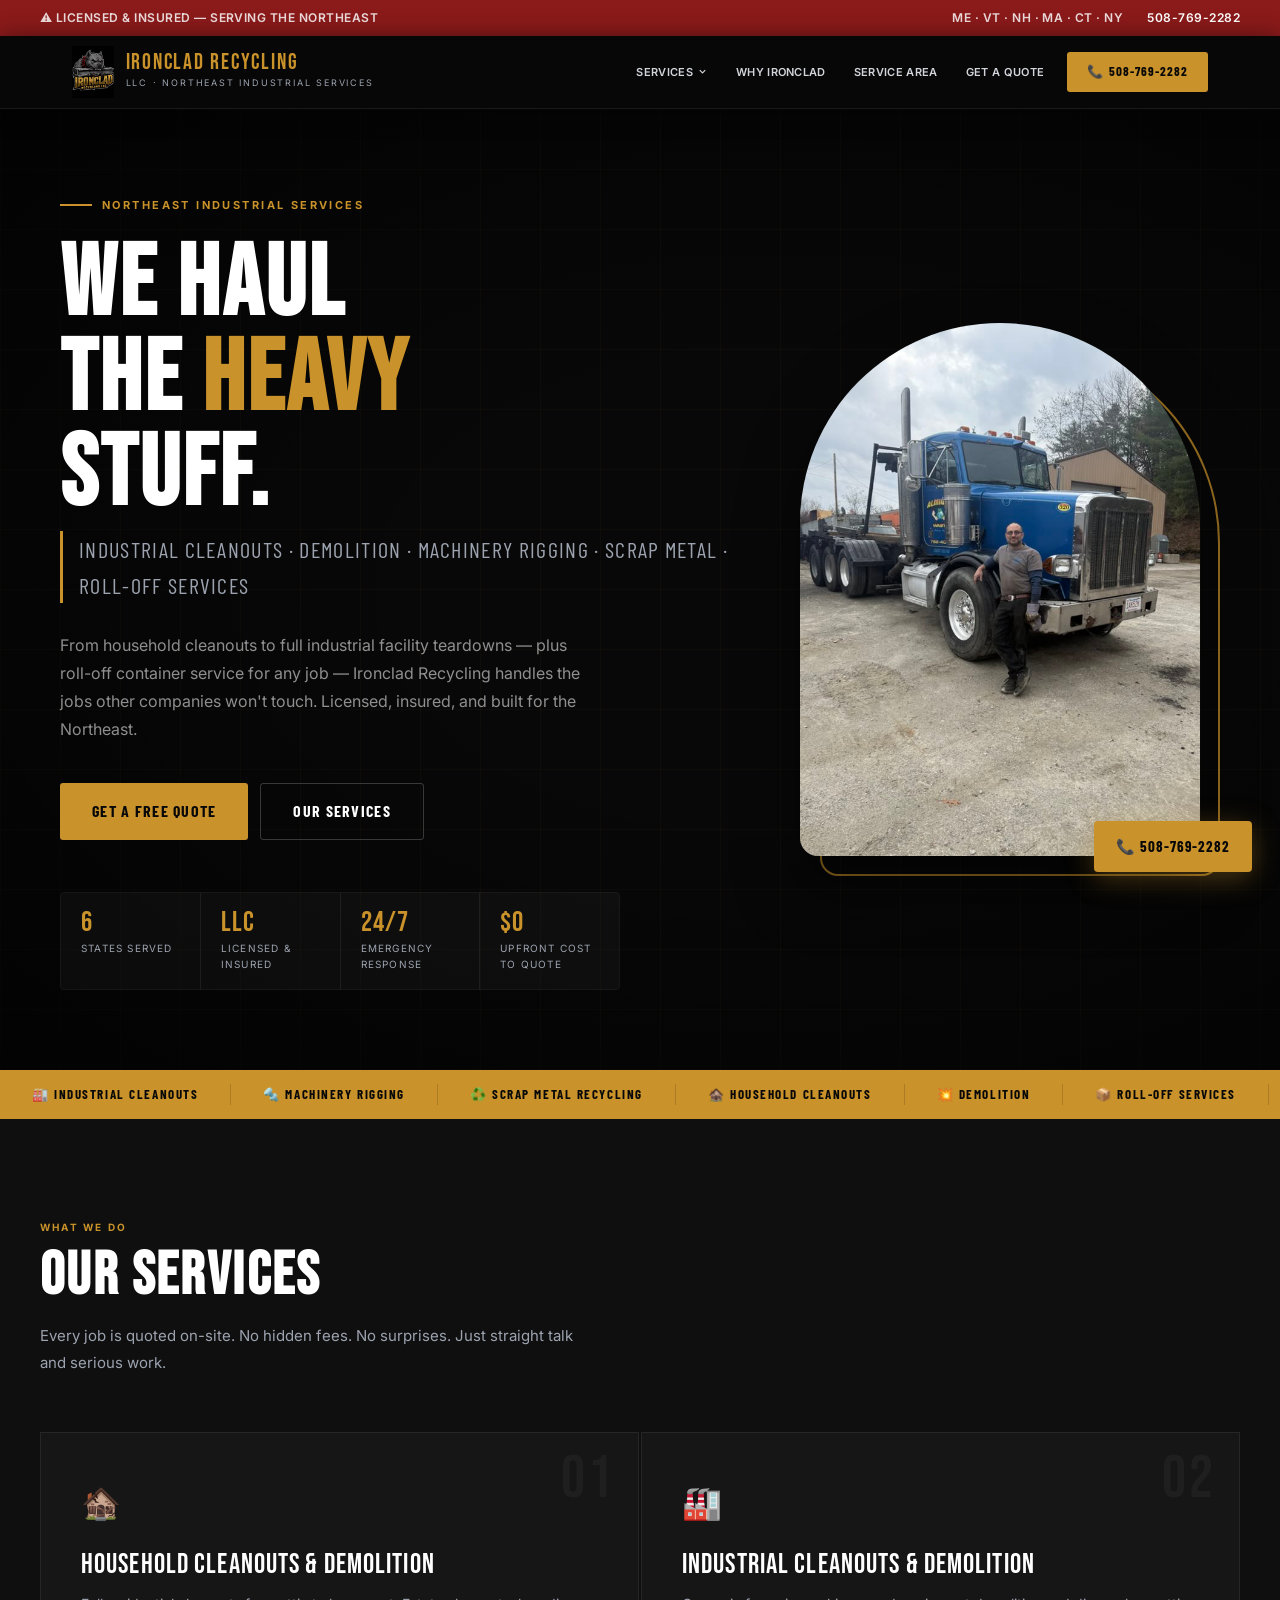
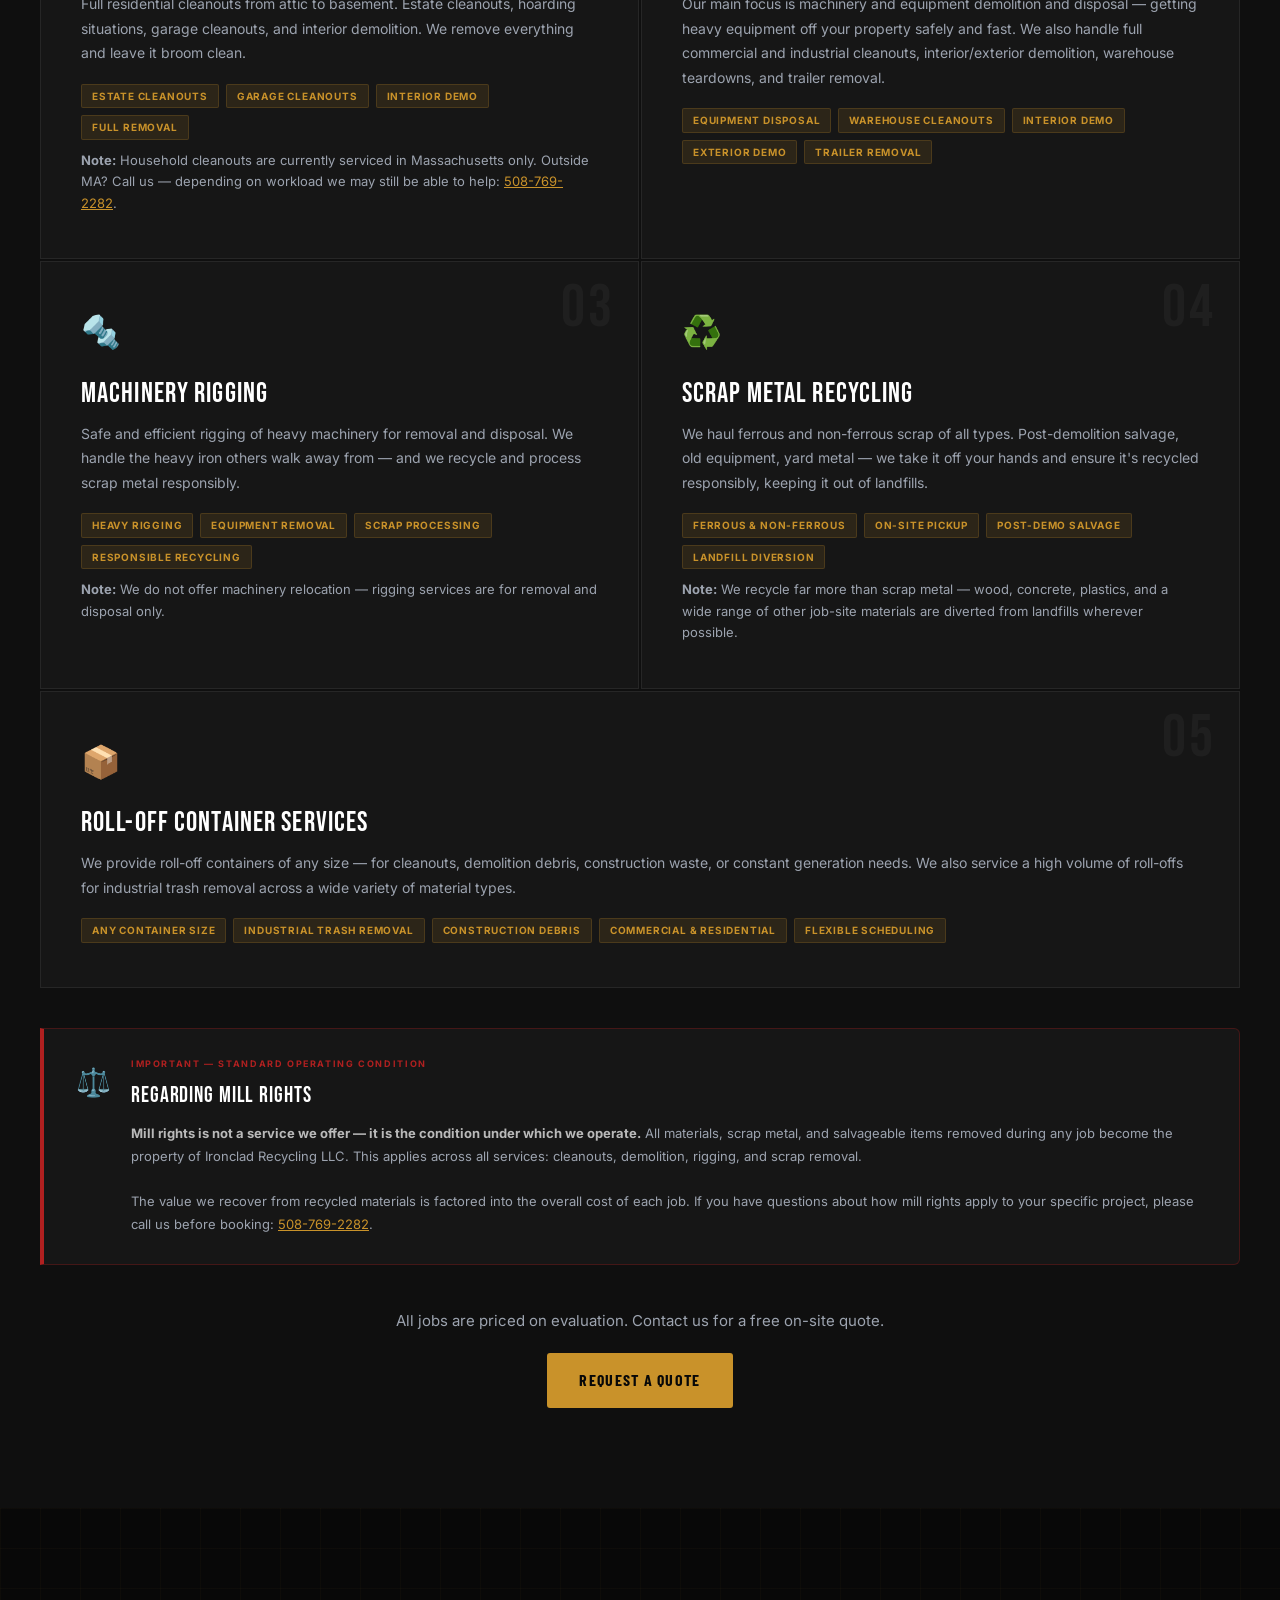
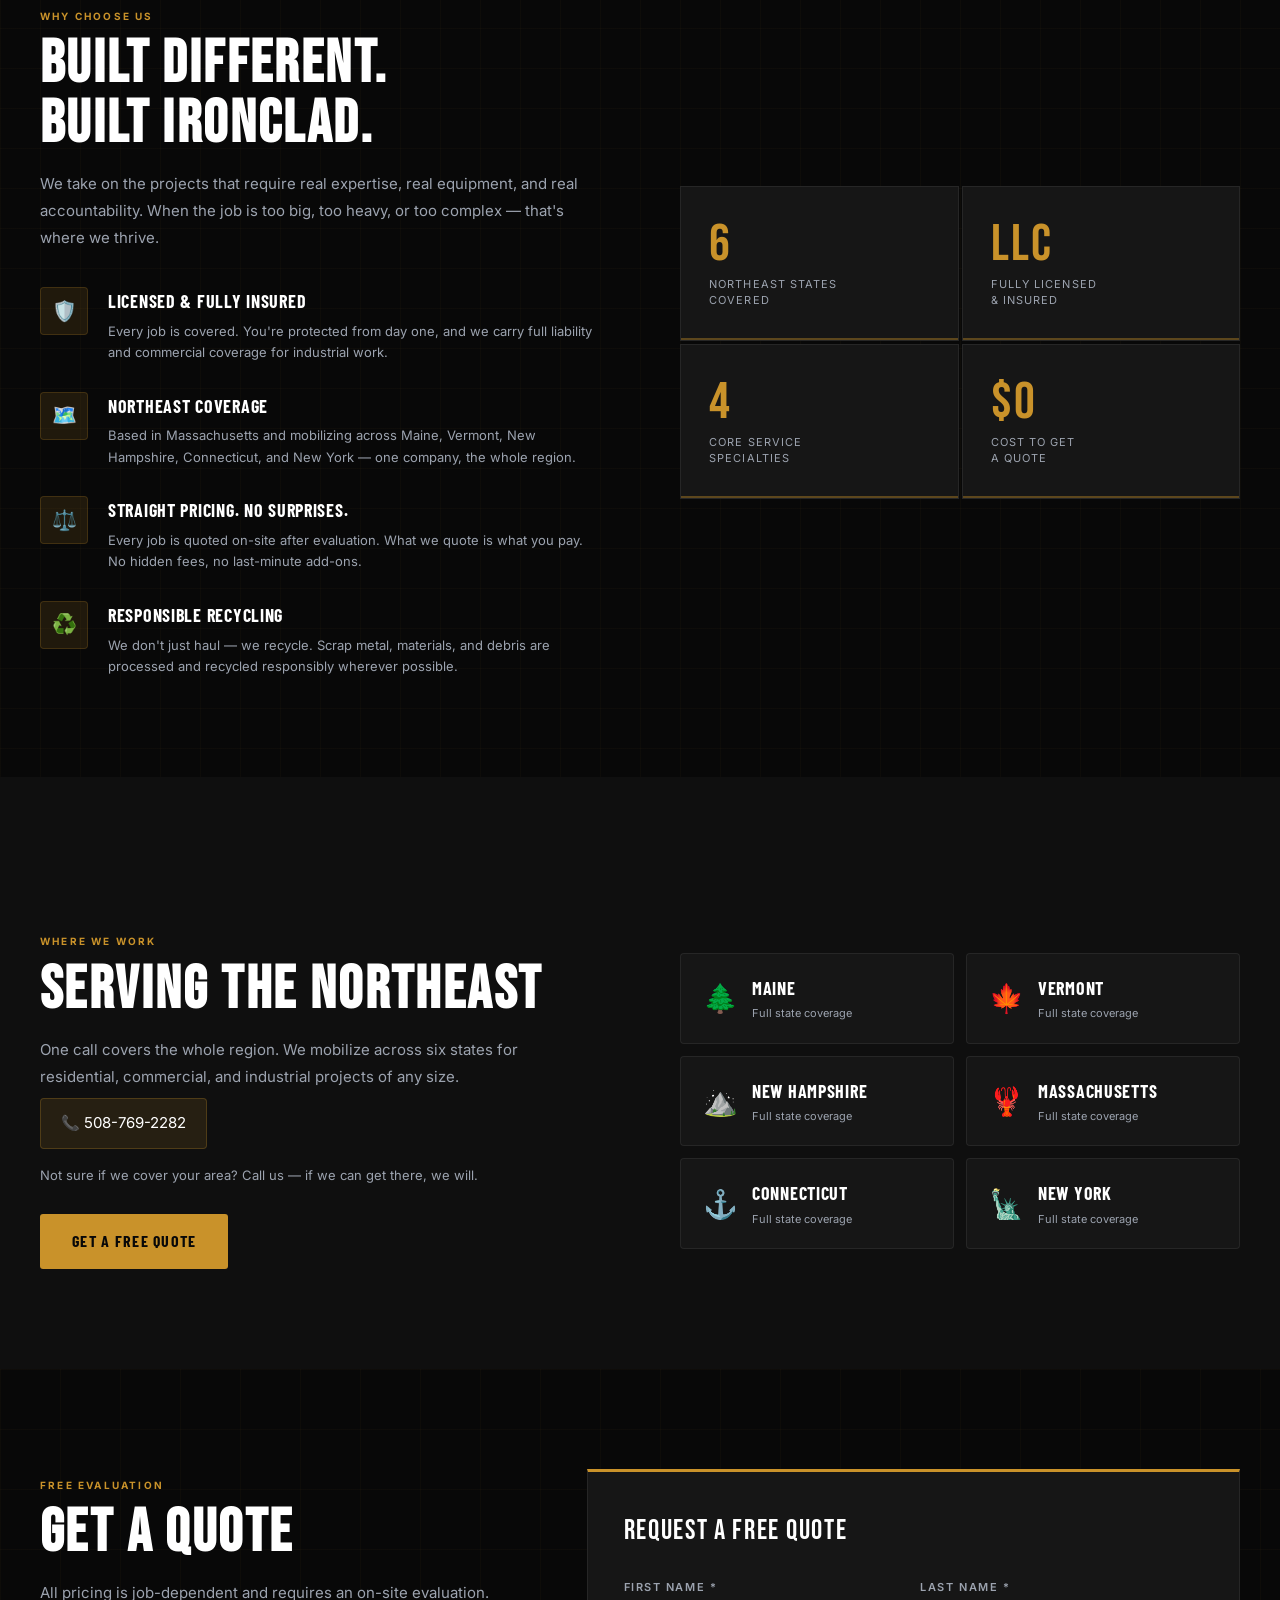
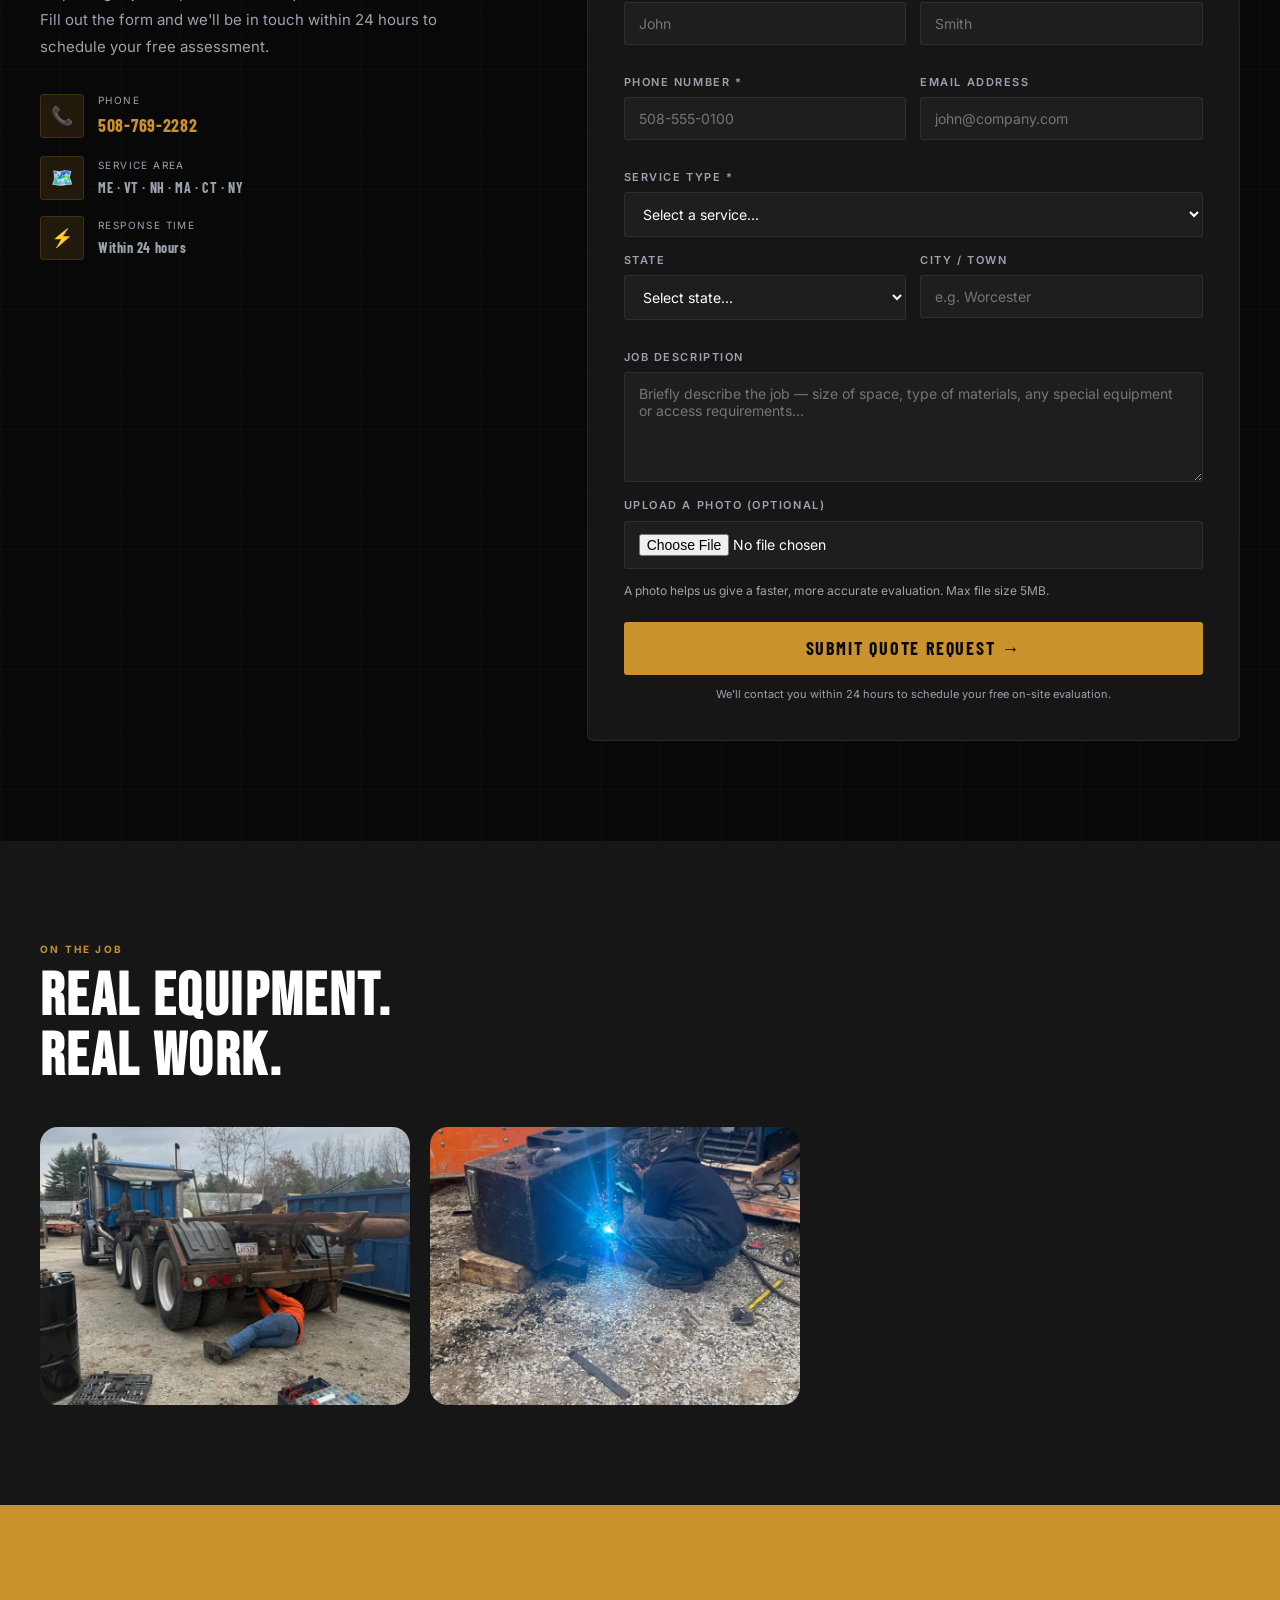
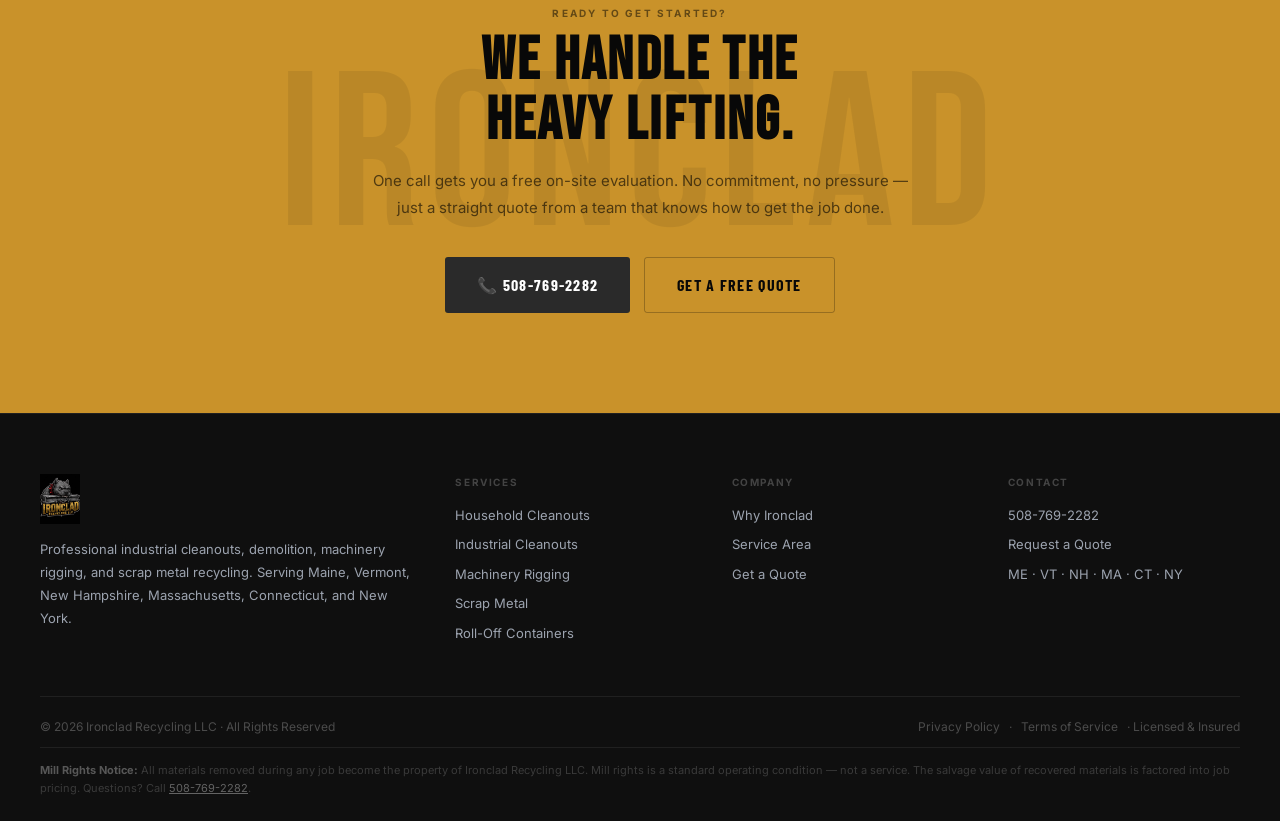
<file: site/index.html>
<!DOCTYPE html>
<html lang="en">
<head>
<meta charset="UTF-8">
<meta name="format-detection" content="telephone=no">
<meta name="viewport" content="width=device-width, initial-scale=1.0">
<title>Ironclad Recycling LLC | Industrial Cleanouts, Demolition & Machinery Rigging — Northeast</title>
<meta name="description" content="Ironclad Recycling LLC — Professional industrial cleanouts, demolition, machinery rigging and scrap metal. Serving Maine, Vermont, New Hampshire, Massachusetts, Connecticut, and New York. Call 508-769-2282.">
<!-- Google tag (gtag.js) -->
<script async src="https://www.googletagmanager.com/gtag/js?id=G-ZHTPZCSDN9"></script>
<script>
  window.dataLayer = window.dataLayer || [];
  function gtag(){dataLayer.push(arguments);}
  gtag('js', new Date());
  gtag('config', 'G-ZHTPZCSDN9');
</script>

<!-- Open Graph -->
<meta property="og:type" content="website">
<meta property="og:url" content="https://ironcladrecyclingllc.com/">
<meta property="og:title" content="Ironclad Recycling LLC | Industrial Cleanouts & Demolition — Northeast">
<meta property="og:description" content="Professional industrial cleanouts, demolition, machinery rigging, and scrap metal recycling. Serving ME, VT, NH, MA, CT, and NY. Call 508-769-2282.">
<meta property="og:image" content="https://ironcladrecyclingllc.com/ironclad-logo.JPG">
<meta name="twitter:card" content="summary_large_image">

<!-- Structured Data: Local Business -->
<script type="application/ld+json">
{
  "@context": "https://schema.org",
  "@type": "LocalBusiness",
  "name": "Ironclad Recycling LLC",
  "telephone": "+15087692282",
  "email": "ironcladrecycling@gmail.com",
  "url": "https://ironcladrecyclingllc.com",
  "logo": "https://ironcladrecyclingllc.com/ironclad-logo.JPG",
  "description": "Professional industrial cleanouts, demolition, machinery rigging, and scrap metal recycling serving the Northeast United States.",
  "areaServed": [
    {"@type": "State", "name": "Maine"},
    {"@type": "State", "name": "Vermont"},
    {"@type": "State", "name": "New Hampshire"},
    {"@type": "State", "name": "Massachusetts"},
    {"@type": "State", "name": "Connecticut"},
    {"@type": "State", "name": "New York"}
  ],
  "serviceType": [
    "Household Cleanouts",
    "Industrial Cleanouts",
    "Demolition",
    "Machinery Rigging",
    "Scrap Metal Recycling",
    "Roll-Off Container Rental"
  ],
  "priceRange": "$$"
}
</script>

<link rel="preconnect" href="https://fonts.googleapis.com">
<link href="https://fonts.googleapis.com/css2?family=Bebas+Neue&family=Barlow+Condensed:wght@400;600;700;800&family=Inter:wght@300;400;500;600&display=swap" rel="stylesheet">
<link rel="stylesheet" href="style.css">
</head>
<body>

<!-- STICKY MOBILE -->
<div class="sticky-mob">
  <span>Ironclad Recycling LLC</span>
  <a href="tel:5087692282">📞 Call Now</a>
</div>

<!-- FLOAT CALL -->
<a href="tel:5087692282" class="float-call">📞 508-769-2282</a>

<!-- TOPBAR -->
<div class="topbar">
  <span>⚠️ Licensed & Insured — Serving the Northeast</span>
  <div style="display:flex;gap:24px">
    <span>ME · VT · NH · MA · CT · NY</span>
    <a href="tel:5087692282">508-769-2282</a>
  </div>
</div>

<!-- HEADER -->
<header class="header">
  <div class="header-inner">
    <a href="#" class="logo">
      <img src="ironclad-logo.JPG" alt="Ironclad Recycling LLC" class="logo-img">
      <div class="logo-text">
        <span class="logo-name">Ironclad Recycling</span>
        <span class="logo-sub">LLC · Northeast Industrial Services</span>
      </div>
    </a>
    <nav class="nav">
      <div class="ni">
        <button class="nl">Services <svg viewBox="0 0 24 24" fill="none" stroke="currentColor" stroke-width="2.5"><path d="M6 9l6 6 6-6"/></svg></button>
        <div class="dd">
          <span class="dd-label">What We Do</span>
          <a href="#services">🏚️ Household Cleanouts</a>
          <a href="#services">🏭 Industrial Cleanouts</a>
          <a href="#services">🔩 Machinery Rigging</a>
          <a href="#services">♻️ Scrap Metal</a>
          <a href="#services">📦 Roll-Off Containers</a>
        </div>
      </div>
      <div class="ni"><a href="#why" class="nl">Why Ironclad</a></div>
      <div class="ni"><a href="#area" class="nl">Service Area</a></div>
      <div class="ni"><a href="#quote" class="nl">Get a Quote</a></div>
      <a href="tel:5087692282" class="nl nav-cta">📞 508-769-2282</a>
    </nav>
    <button class="hbg" onclick="toggleMM()">☰</button>
  </div>
</header>

<!-- MOBILE MENU -->
<div class="mm" id="mm">
  <div class="mm-top">
    <img src="ironclad-logo.JPG" alt="Ironclad Recycling LLC" alt="Ironclad" style="height:48px;object-fit:contain">
    <button class="mm-close" onclick="toggleMM()">✕</button>
  </div>
  <a href="#services" class="mm-link" onclick="toggleMM()">Services</a>
  <a href="#why" class="mm-link" onclick="toggleMM()">Why Ironclad</a>
  <a href="#area" class="mm-link" onclick="toggleMM()">Service Area</a>
  <a href="#quote" class="mm-link" onclick="toggleMM()">Get a Quote</a>
  <div class="mm-foot">
    <a href="tel:5087692282" class="mm-call">📞 508-769-2282</a>
    <a href="mailto:ironcladrecycling@gmail.com" class="mm-email">✉️ Email Us</a>
  </div>
</div>

<!-- HERO -->
<section class="hero">
  <div class="hero-content">
    <div class="hero-eyebrow">
      <div class="hero-eyebrow-line"></div>
      <span>Northeast Industrial Services</span>
    </div>
    <h1>WE HAUL<br>THE <span class="gold">HEAVY</span><br>STUFF.</h1>
    <p class="hero-tagline">Industrial Cleanouts · Demolition · Machinery Rigging · Scrap Metal · Roll-Off Services</p>
    <p class="hero-desc">From household cleanouts to full industrial facility teardowns — plus roll-off container service for any job — Ironclad Recycling handles the jobs other companies won't touch. Licensed, insured, and built for the Northeast.</p>
    <div class="hero-btns">
      <a href="#quote" class="btn btn-gold">Get a Free Quote</a>
      <a href="#services" class="btn btn-outline">Our Services</a>
    </div>
    <div class="hero-stats">
      <div class="hstat">
        <div class="hstat-n">6</div>
        <div class="hstat-l">States Served</div>
      </div>
      <div class="hstat">
        <div class="hstat-n">LLC</div>
        <div class="hstat-l">Licensed & Insured</div>
      </div>
      <div class="hstat">
        <div class="hstat-n">24/7</div>
        <div class="hstat-l">Emergency Response</div>
      </div>
      <div class="hstat">
        <div class="hstat-n">$0</div>
        <div class="hstat-l">Upfront Cost to Quote</div>
      </div>
    </div>
  </div>
  <div class="hero-photo">
    <img src="images/owner-truck.jpg" alt="Ironclad Recycling owner standing beside the company roll-off truck" width="660" height="880" fetchpriority="high">
  </div>
</section>

<!-- GOLD TICKER -->
<div class="gold-bar" aria-hidden="true">
  <div class="gb-inner">
    <span class="gb-item">🏭 Industrial Cleanouts</span>
    <span class="gb-item">🔩 Machinery Rigging</span>
    <span class="gb-item">♻️ Scrap Metal Recycling</span>
    <span class="gb-item">🏚️ Household Cleanouts</span>
    <span class="gb-item">💥 Demolition</span>
    <span class="gb-item">📦 Roll-Off Services</span>
    <span class="gb-item">🚛 Northeast USA</span>
    <span class="gb-item">🏭 Industrial Cleanouts</span>
    <span class="gb-item">🔩 Machinery Rigging</span>
    <span class="gb-item">♻️ Scrap Metal Recycling</span>
    <span class="gb-item">🏚️ Household Cleanouts</span>
    <span class="gb-item">💥 Demolition</span>
    <span class="gb-item">📦 Roll-Off Services</span>
    <span class="gb-item">🚛 Northeast USA</span>
  </div>
</div>

<!-- SERVICES -->
<section class="services-sec" id="services">
  <div class="container">
    <div class="rev">
      <span class="eyebrow">What We Do</span>
      <h2 class="section-h">Our Services</h2>
      <p class="section-p">Every job is quoted on-site. No hidden fees. No surprises. Just straight talk and serious work.</p>
    </div>
    <div class="services-grid rev d1">
      <div class="scard">
        <div class="scard-num">01</div>
        <span class="scard-icon">🏚️</span>
        <div class="scard-title">Household Cleanouts & Demolition</div>
        <p class="scard-desc">Full residential cleanouts from attic to basement. Estate cleanouts, hoarding situations, garage cleanouts, and interior demolition. We remove everything and leave it broom clean.</p>
        <div class="scard-tags">
          <span class="stag">Estate Cleanouts</span>
          <span class="stag">Garage Cleanouts</span>
          <span class="stag">Interior Demo</span>
          <span class="stag">Full Removal</span>
        </div>
        <p style="font-size:13px;color:var(--grey);margin-top:10px"><strong>Note:</strong> Household cleanouts are currently serviced in Massachusetts only. Outside MA? Call us — depending on workload we may still be able to help: <a href="tel:5087692282" style="color:var(--gold)">508-769-2282</a>.</p>
      </div>
      <div class="scard">
        <div class="scard-num">02</div>
        <span class="scard-icon">🏭</span>
        <div class="scard-title">Industrial Cleanouts & Demolition</div>
        <p class="scard-desc">Our main focus is machinery and equipment demolition and disposal — getting heavy equipment off your property safely and fast. We also handle full commercial and industrial cleanouts, interior/exterior demolition, warehouse teardowns, and trailer removal.</p>
        <div class="scard-tags">
          <span class="stag">Equipment Disposal</span>
          <span class="stag">Warehouse Cleanouts</span>
          <span class="stag">Interior Demo</span>
          <span class="stag">Exterior Demo</span>
          <span class="stag">Trailer Removal</span>
        </div>
      </div>
      <div class="scard">
        <div class="scard-num">03</div>
        <span class="scard-icon">🔩</span>
        <div class="scard-title">Machinery Rigging</div>
        <p class="scard-desc">Safe and efficient rigging of heavy machinery for removal and disposal. We handle the heavy iron others walk away from — and we recycle and process scrap metal responsibly.</p>
        <div class="scard-tags">
          <span class="stag">Heavy Rigging</span>
          <span class="stag">Equipment Removal</span>
          <span class="stag">Scrap Processing</span>
          <span class="stag">Responsible Recycling</span>
        </div>
        <p style="font-size:13px;color:var(--grey);margin-top:10px"><strong>Note:</strong> We do not offer machinery relocation — rigging services are for removal and disposal only.</p>
      </div>
      <div class="scard">
        <div class="scard-num">04</div>
        <span class="scard-icon">♻️</span>
        <div class="scard-title">Scrap Metal Recycling</div>
        <p class="scard-desc">We haul ferrous and non-ferrous scrap of all types. Post-demolition salvage, old equipment, yard metal — we take it off your hands and ensure it's recycled responsibly, keeping it out of landfills.</p>
        <div class="scard-tags">
          <span class="stag">Ferrous & Non-Ferrous</span>
          <span class="stag">On-Site Pickup</span>
          <span class="stag">Post-Demo Salvage</span>
          <span class="stag">Landfill Diversion</span>
        </div>
        <p style="font-size:13px;color:var(--grey);margin-top:10px"><strong>Note:</strong> We recycle far more than scrap metal — wood, concrete, plastics, and a wide range of other job-site materials are diverted from landfills wherever possible.</p>
      </div>
      <div class="scard" style="grid-column:span 2">
        <div class="scard-num">05</div>
        <span class="scard-icon">📦</span>
        <div class="scard-title">Roll-Off Container Services</div>
        <p class="scard-desc">We provide roll-off containers of any size — for cleanouts, demolition debris, construction waste, or constant generation needs. We also service a high volume of roll-offs for industrial trash removal across a wide variety of material types.</p>
        <div class="scard-tags">
          <span class="stag">Any Container Size</span>
          <span class="stag">Industrial Trash Removal</span>
          <span class="stag">Construction Debris</span>
          <span class="stag">Commercial & Residential</span>
          <span class="stag">Flexible Scheduling</span>
        </div>
      </div>
    </div>

    <!-- MILL RIGHTS DISCLAIMER -->
    <div class="mill-rights-notice rev">
      <div class="mr-icon">⚖️</div>
      <div>
        <div class="mr-label">Important — Standard Operating Condition</div>
        <div class="mr-title">Regarding Mill Rights</div>
        <p class="mr-body">
          <strong>Mill rights is not a service we offer — it is the condition under which we operate.</strong> All materials, scrap metal, and salvageable items removed during any job become the property of Ironclad Recycling LLC. This applies across all services: cleanouts, demolition, rigging, and scrap removal.
          <br><br>
          The value we recover from recycled materials is factored into the overall cost of each job. If you have questions about how mill rights apply to your specific project, please call us before booking: <a href="tel:5087692282" style="color:var(--gold)">508-769-2282</a>.
        </p>
      </div>
    </div>

    <div style="text-align:center;margin-top:44px" class="rev">
      <p style="color:var(--grey);font-size:15px;margin-bottom:20px">All jobs are priced on evaluation. Contact us for a free on-site quote.</p>
      <a href="#quote" class="btn btn-gold">Request a Quote</a>
    </div>
  </div>
</section>

<!-- WHY IRONCLAD -->
<section class="why-sec" id="why">
  <div class="container">
    <div class="why-wrap">
      <div class="rev">
        <span class="eyebrow">Why Choose Us</span>
        <h2 class="section-h">Built Different.<br>Built Ironclad.</h2>
        <p class="section-p" style="margin-bottom:0">We take on the projects that require real expertise, real equipment, and real accountability. When the job is too big, too heavy, or too complex — that's where we thrive.</p>
        <div class="why-points">
          <div class="wp">
            <div class="wp-icon">🛡️</div>
            <div>
              <div class="wp-title">Licensed & Fully Insured</div>
              <p class="wp-desc">Every job is covered. You're protected from day one, and we carry full liability and commercial coverage for industrial work.</p>
            </div>
          </div>
          <div class="wp">
            <div class="wp-icon">🗺️</div>
            <div>
              <div class="wp-title">Northeast Coverage</div>
              <p class="wp-desc">Based in Massachusetts and mobilizing across Maine, Vermont, New Hampshire, Connecticut, and New York — one company, the whole region.</p>
            </div>
          </div>
          <div class="wp">
            <div class="wp-icon">⚖️</div>
            <div>
              <div class="wp-title">Straight Pricing. No Surprises.</div>
              <p class="wp-desc">Every job is quoted on-site after evaluation. What we quote is what you pay. No hidden fees, no last-minute add-ons.</p>
            </div>
          </div>
          <div class="wp">
            <div class="wp-icon">♻️</div>
            <div>
              <div class="wp-title">Responsible Recycling</div>
              <p class="wp-desc">We don't just haul — we recycle. Scrap metal, materials, and debris are processed and recycled responsibly wherever possible.</p>
            </div>
          </div>
        </div>
      </div>
      <div class="why-stats rev d2">
        <div class="wstat">
          <div class="wstat-n">6</div>
          <div class="wstat-l">Northeast States<br>Covered</div>
        </div>
        <div class="wstat">
          <div class="wstat-n">LLC</div>
          <div class="wstat-l">Fully Licensed<br>& Insured</div>
        </div>
        <div class="wstat">
          <div class="wstat-n">4</div>
          <div class="wstat-l">Core Service<br>Specialties</div>
        </div>
        <div class="wstat">
          <div class="wstat-n">$0</div>
          <div class="wstat-l">Cost to Get<br>a Quote</div>
        </div>
      </div>
    </div>
  </div>
</section>

<!-- SERVICE AREA -->
<section class="area-sec" id="area">
  <div class="container">
    <div class="area-wrap">
      <div class="rev">
        <span class="eyebrow">Where We Work</span>
        <h2 class="section-h">Serving the Northeast</h2>
        <p class="section-p">One call covers the whole region. We mobilize across six states for residential, commercial, and industrial projects of any size.</p>
        <div class="area-badge">
          <a href="tel:5087692282" style="color:inherit;text-decoration:none">📞 508-769-2282</a>
        </div>
        <p style="font-size:13px;color:var(--grey);margin-top:16px">Not sure if we cover your area? Call us — if we can get there, we will.</p>
        <div style="margin-top:28px">
          <a href="#quote" class="btn btn-gold">Get a Free Quote</a>
        </div>
      </div>
      <div class="states-grid rev d1">
        <div class="state-card">
          <span class="state-flag">🌲</span>
          <div>
            <div class="state-name">Maine</div>
            <div class="state-sub">Full state coverage</div>
          </div>
        </div>
        <div class="state-card">
          <span class="state-flag">🍁</span>
          <div>
            <div class="state-name">Vermont</div>
            <div class="state-sub">Full state coverage</div>
          </div>
        </div>
        <div class="state-card">
          <span class="state-flag">⛰️</span>
          <div>
            <div class="state-name">New Hampshire</div>
            <div class="state-sub">Full state coverage</div>
          </div>
        </div>
        <div class="state-card">
          <span class="state-flag">🦞</span>
          <div>
            <div class="state-name">Massachusetts</div>
            <div class="state-sub">Full state coverage</div>
          </div>
        </div>
        <div class="state-card">
          <span class="state-flag">⚓</span>
          <div>
            <div class="state-name">Connecticut</div>
            <div class="state-sub">Full state coverage</div>
          </div>
        </div>
        <div class="state-card">
          <span class="state-flag">🗽</span>
          <div>
            <div class="state-name">New York</div>
            <div class="state-sub">Full state coverage</div>
          </div>
        </div>
      </div>
    </div>
  </div>
</section>

<!-- QUOTE FORM -->
<section class="quote-sec" id="quote">
  <div class="container">
    <div class="quote-wrap">
      <div class="quote-info rev">
        <span class="eyebrow">Free Evaluation</span>
        <h2 class="section-h">Get a Quote</h2>
        <p class="section-p">All pricing is job-dependent and requires an on-site evaluation. Fill out the form and we'll be in touch within 24 hours to schedule your free assessment.</p>
        <div class="contact-items">
          <div class="ci">
            <div class="ci-icon">📞</div>
            <div>
              <div class="ci-label">Phone</div>
              <div class="ci-val"><a href="tel:5087692282">508-769-2282</a></div>
            </div>
          </div>
          <div class="ci">
            <div class="ci-icon">🗺️</div>
            <div>
              <div class="ci-label">Service Area</div>
              <div class="ci-val" style="font-size:14px;color:var(--grey)">ME · VT · NH · MA · CT · NY</div>
            </div>
          </div>
          <div class="ci">
            <div class="ci-icon">⚡</div>
            <div>
              <div class="ci-label">Response Time</div>
              <div class="ci-val" style="font-size:14px;color:var(--grey)">Within 24 hours</div>
            </div>
          </div>
        </div>
      </div>
      <div class="rev d1">
        <form action="https://api.web3forms.com/submit" method="POST" enctype="multipart/form-data" class="qform" id="quote-form">
          <input type="hidden" name="access_key" value="c89941c0-8929-4cd9-8733-2366c16bb9ac">
          <input type="hidden" name="subject" value="New Quote Request — Ironclad Recycling">
          <input type="hidden" name="redirect" value="false">
          <div id="form-success" style="display:none;background:rgba(201,146,42,.12);border:1px solid var(--gold);border-radius:4px;padding:20px;text-align:center;margin-bottom:16px">
            <div style="font-family:'Bebas Neue',sans-serif;font-size:24px;color:var(--gold);letter-spacing:.06em;margin-bottom:6px">Request Sent!</div>
            <p style="font-size:14px;color:var(--grey);margin:0">We'll be in touch within 24 hours to schedule your free assessment.</p>
          </div>
          <div class="qform-title">Request a Free Quote</div>
          <div class="form-row">
            <div class="form-group">
              <label>First Name *</label>
              <input type="text" placeholder="John" name="first-name">
            </div>
            <div class="form-group">
              <label>Last Name *</label>
              <input type="text" placeholder="Smith" name="last-name">
            </div>
          </div>
          <div class="form-row">
            <div class="form-group">
              <label>Phone Number *</label>
              <input type="tel" placeholder="508-555-0100" name="phone">
            </div>
            <div class="form-group">
              <label>Email Address</label>
              <input type="email" placeholder="john@company.com" name="email">
            </div>
          </div>
          <div class="form-group">
            <label>Service Type *</label>
            <select name="service">
              <option value="" disabled selected>Select a service...</option>
              <option>Household Cleanout</option>
              <option>Household Demolition</option>
              <option>Industrial Cleanout</option>
              <option>Industrial Demolition</option>
              <option>Machinery Rigging</option>
              <option>Scrap Metal Removal</option>
              <option>Multiple Services / Not Sure</option>
            </select>
          </div>
          <div class="form-row">
            <div class="form-group">
              <label>State</label>
              <select name="state">
                <option value="" disabled selected>Select state...</option>
                <option>Maine</option>
                <option>Vermont</option>
                <option>New Hampshire</option>
                <option>Massachusetts</option>
                <option>Connecticut</option>
                <option>New York</option>
              </select>
            </div>
            <div class="form-group">
              <label>City / Town</label>
              <input type="text" placeholder="e.g. Worcester" name="city">
            </div>
          </div>
          <div class="form-group">
            <label>Job Description</label>
            <textarea name="description" placeholder="Briefly describe the job — size of space, type of materials, any special equipment or access requirements..."></textarea>
          </div>
          <div class="form-group">
            <label>Upload a Photo (optional)</label>
            <input type="file" name="attachment" accept="image/*" capture="environment">
            <p style="font-size:12px;color:var(--grey);margin-top:6px">A photo helps us give a faster, more accurate evaluation. Max file size 5MB.</p>
          </div>
          <button class="form-submit" type="submit">Submit Quote Request →</button>
          <p class="form-note">We'll contact you within 24 hours to schedule your free on-site evaluation.</p>
        </form>
      </div>
    </div>
  </div>
</section>

<!-- ON THE JOB -->
<section class="work-sec" id="work">
  <div class="container">
    <div class="rev">
      <span class="eyebrow">On the Job</span>
      <h2 class="section-h">Real Equipment.<br>Real Work.</h2>
    </div>
    <div class="work-grid">
      <img class="work-card rev d1" src="images/truck-repair.jpg" alt="Maintenance work underneath a roll-off truck" width="800" height="1067" loading="lazy">
      <img class="work-card rev d2" src="images/welding.jpg" alt="Welding a steel container" width="800" height="1067" loading="lazy">
    </div>
  </div>
</section>

<!-- CTA -->
<section class="cta-sec">
  <div class="cta-inner rev">
    <span class="eyebrow">Ready to Get Started?</span>
    <h2 class="section-h">We Handle the<br>Heavy Lifting.</h2>
    <p class="section-p c">One call gets you a free on-site evaluation. No commitment, no pressure — just a straight quote from a team that knows how to get the job done.</p>
    <div class="cta-btns">
      <a href="tel:5087692282" class="btn btn-steel">📞 508-769-2282</a>
      <a href="#quote" class="btn btn-outline" style="border-color:rgba(0,0,0,.25);color:var(--black)">Get a Free Quote</a>
    </div>
  </div>
</section>

<!-- FOOTER -->
<footer>
  <div class="footer-in">
    <div class="footer-top">
      <div class="f-brand">
        <div class="f-logo"><img src="ironclad-logo.JPG" alt="Ironclad Recycling LLC" class="logo-img"></div>
        <p>Professional industrial cleanouts, demolition, machinery rigging, and scrap metal recycling. Serving Maine, Vermont, New Hampshire, Massachusetts, Connecticut, and New York.</p>
      </div>
      <div class="f-col">
        <h4>Services</h4>
        <a href="#services">Household Cleanouts</a>
        <a href="#services">Industrial Cleanouts</a>
        <a href="#services">Machinery Rigging</a>
        <a href="#services">Scrap Metal</a>
        <a href="#services">Roll-Off Containers</a>
      </div>
      <div class="f-col">
        <h4>Company</h4>
        <a href="#why">Why Ironclad</a>
        <a href="#area">Service Area</a>
        <a href="#quote">Get a Quote</a>
      </div>
      <div class="f-col">
        <h4>Contact</h4>
        <a href="tel:5087692282">508-769-2282</a>
        <a href="#quote">Request a Quote</a>
        <a href="#area">ME · VT · NH · MA · CT · NY</a>
      </div>
    </div>
    <div class="footer-bot">
      <span>© 2026 Ironclad Recycling LLC · All Rights Reserved</span>
      <span>
        <a href="privacy-policy.html" style="color:inherit;text-decoration:none">Privacy Policy</a>
        &nbsp;·&nbsp;
        <a href="terms-of-service.html" style="color:inherit;text-decoration:none">Terms of Service</a>
        &nbsp;·&nbsp;Licensed &amp; Insured
      </span>
    </div>
    <p class="footer-disclaimer">
      <strong>Mill Rights Notice:</strong> All materials removed during any job become the property of Ironclad Recycling LLC. Mill rights is a standard operating condition — not a service. The salvage value of recovered materials is factored into job pricing. Questions? Call <a href="tel:5087692282" style="color:rgba(255,255,255,.35)">508-769-2282</a>.
    </p>
  </div>
</footer>

<script src="main.js"></script>
</body>
</html>
</file>
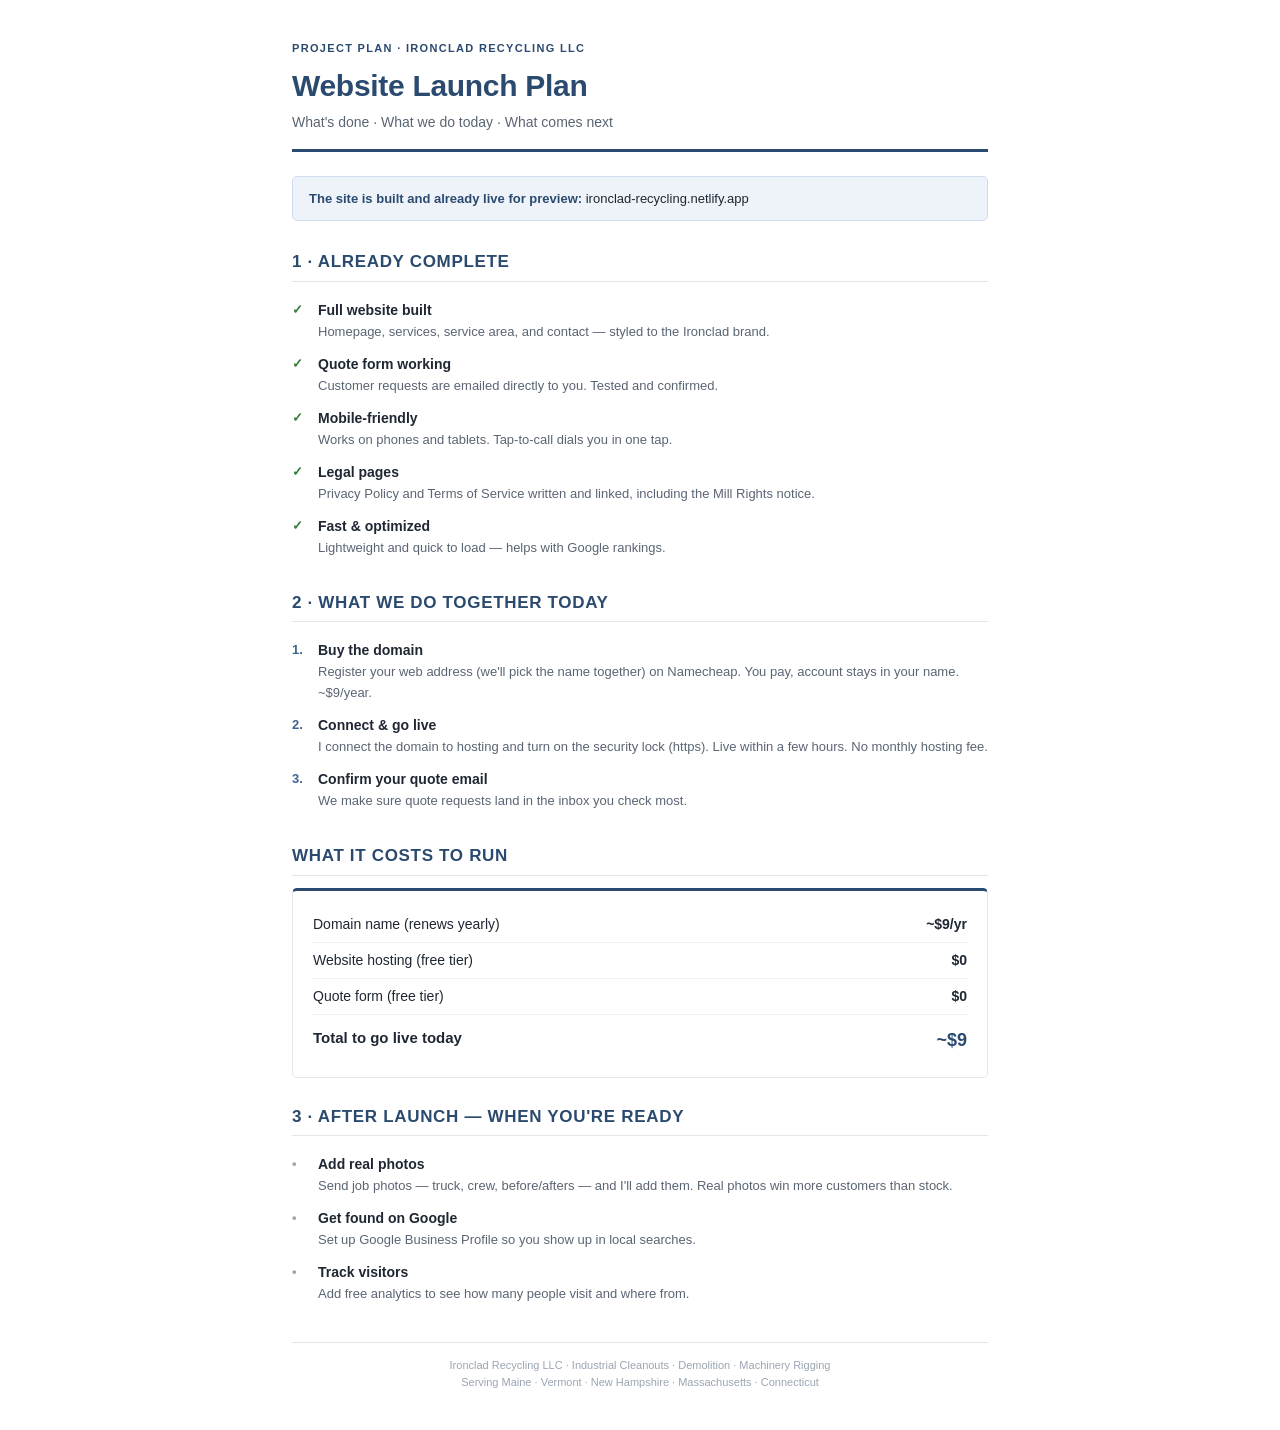
<file: docs/client-meeting-plan-print.html>
<!DOCTYPE html>
<html lang="en">
<head>
<meta charset="UTF-8">
<meta name="viewport" content="width=device-width, initial-scale=1.0">
<title>Ironclad Recycling — Project Plan (Print)</title>
<style>
  *{box-sizing:border-box;margin:0;padding:0}
  body{font-family:-apple-system,'Segoe UI',Helvetica,Arial,sans-serif;color:#1f2733;line-height:1.5;max-width:760px;margin:0 auto;padding:40px 32px}
  .top{border-bottom:3px solid #2b4a6f;padding-bottom:16px;margin-bottom:24px}
  .eyebrow{font-size:11px;letter-spacing:.12em;text-transform:uppercase;color:#2b4a6f;font-weight:700;margin-bottom:6px}
  h1{font-size:30px;letter-spacing:-.01em;margin-bottom:4px;color:#2b4a6f}
  .sub{font-size:14px;color:#5a6573}
  .live{background:#eef3f9;border:1px solid #cfdcec;border-radius:5px;padding:12px 16px;font-size:13px;margin-bottom:28px}
  .live strong{color:#2b4a6f}
  h2{font-size:17px;text-transform:uppercase;letter-spacing:.04em;color:#2b4a6f;border-bottom:1px solid #e2e7ee;padding-bottom:6px;margin:26px 0 12px}
  ul{list-style:none;padding:0}
  li{padding:6px 0 6px 26px;position:relative;font-size:14px}
  li .mark{position:absolute;left:0;font-weight:700}
  .done li .mark{color:#2e7d32}
  .todo li .mark{color:#3d6394}
  .after li .mark{color:#9aa5b3}
  li strong{display:block;font-size:14px}
  li span{font-size:13px;color:#5a6573}
  .cost{border:1px solid #e2e7ee;border-top:3px solid #2b4a6f;border-radius:5px;padding:16px 20px;margin-top:8px}
  .cost-row{display:flex;justify-content:space-between;padding:7px 0;border-bottom:1px solid #eef1f5;font-size:14px}
  .cost-row:last-child{border-bottom:none;font-weight:700;font-size:15px;padding-top:12px}
  .cost-row .amt{font-weight:700}
  .cost-row.total .amt{color:#2b4a6f;font-size:18px}
  .foot{margin-top:32px;padding-top:14px;border-top:1px solid #e2e7ee;font-size:11px;color:#9aa5b3;text-align:center}
  @media print{body{padding:0}}
</style>
</head>
<body>

<div class="top">
  <div class="eyebrow">Project Plan · Ironclad Recycling LLC</div>
  <h1>Website Launch Plan</h1>
  <div class="sub">What's done · What we do today · What comes next</div>
</div>

<div class="live">
  <strong>The site is built and already live for preview:</strong>
  ironclad-recycling.netlify.app
</div>

<h2>1 · Already Complete</h2>
<ul class="done">
  <li><span class="mark">✓</span><strong>Full website built</strong><span>Homepage, services, service area, and contact — styled to the Ironclad brand.</span></li>
  <li><span class="mark">✓</span><strong>Quote form working</strong><span>Customer requests are emailed directly to you. Tested and confirmed.</span></li>
  <li><span class="mark">✓</span><strong>Mobile-friendly</strong><span>Works on phones and tablets. Tap-to-call dials you in one tap.</span></li>
  <li><span class="mark">✓</span><strong>Legal pages</strong><span>Privacy Policy and Terms of Service written and linked, including the Mill Rights notice.</span></li>
  <li><span class="mark">✓</span><strong>Fast &amp; optimized</strong><span>Lightweight and quick to load — helps with Google rankings.</span></li>
</ul>

<h2>2 · What We Do Together Today</h2>
<ul class="todo">
  <li><span class="mark">1.</span><strong>Buy the domain</strong><span>Register your web address (we'll pick the name together) on Namecheap. You pay, account stays in your name. ~$9/year.</span></li>
  <li><span class="mark">2.</span><strong>Connect &amp; go live</strong><span>I connect the domain to hosting and turn on the security lock (https). Live within a few hours. No monthly hosting fee.</span></li>
  <li><span class="mark">3.</span><strong>Confirm your quote email</strong><span>We make sure quote requests land in the inbox you check most.</span></li>
</ul>

<h2>What It Costs to Run</h2>
<div class="cost">
  <div class="cost-row"><span>Domain name (renews yearly)</span><span class="amt">~$9/yr</span></div>
  <div class="cost-row"><span>Website hosting (free tier)</span><span class="amt">$0</span></div>
  <div class="cost-row"><span>Quote form (free tier)</span><span class="amt">$0</span></div>
  <div class="cost-row total"><span>Total to go live today</span><span class="amt">~$9</span></div>
</div>

<h2>3 · After Launch — When You're Ready</h2>
<ul class="after">
  <li><span class="mark">•</span><strong>Add real photos</strong><span>Send job photos — truck, crew, before/afters — and I'll add them. Real photos win more customers than stock.</span></li>
  <li><span class="mark">•</span><strong>Get found on Google</strong><span>Set up Google Business Profile so you show up in local searches.</span></li>
  <li><span class="mark">•</span><strong>Track visitors</strong><span>Add free analytics to see how many people visit and where from.</span></li>
</ul>

<div class="foot">
  Ironclad Recycling LLC · Industrial Cleanouts · Demolition · Machinery Rigging<br>
  Serving Maine · Vermont · New Hampshire · Massachusetts · Connecticut
</div>

</body>
</html>
</file>
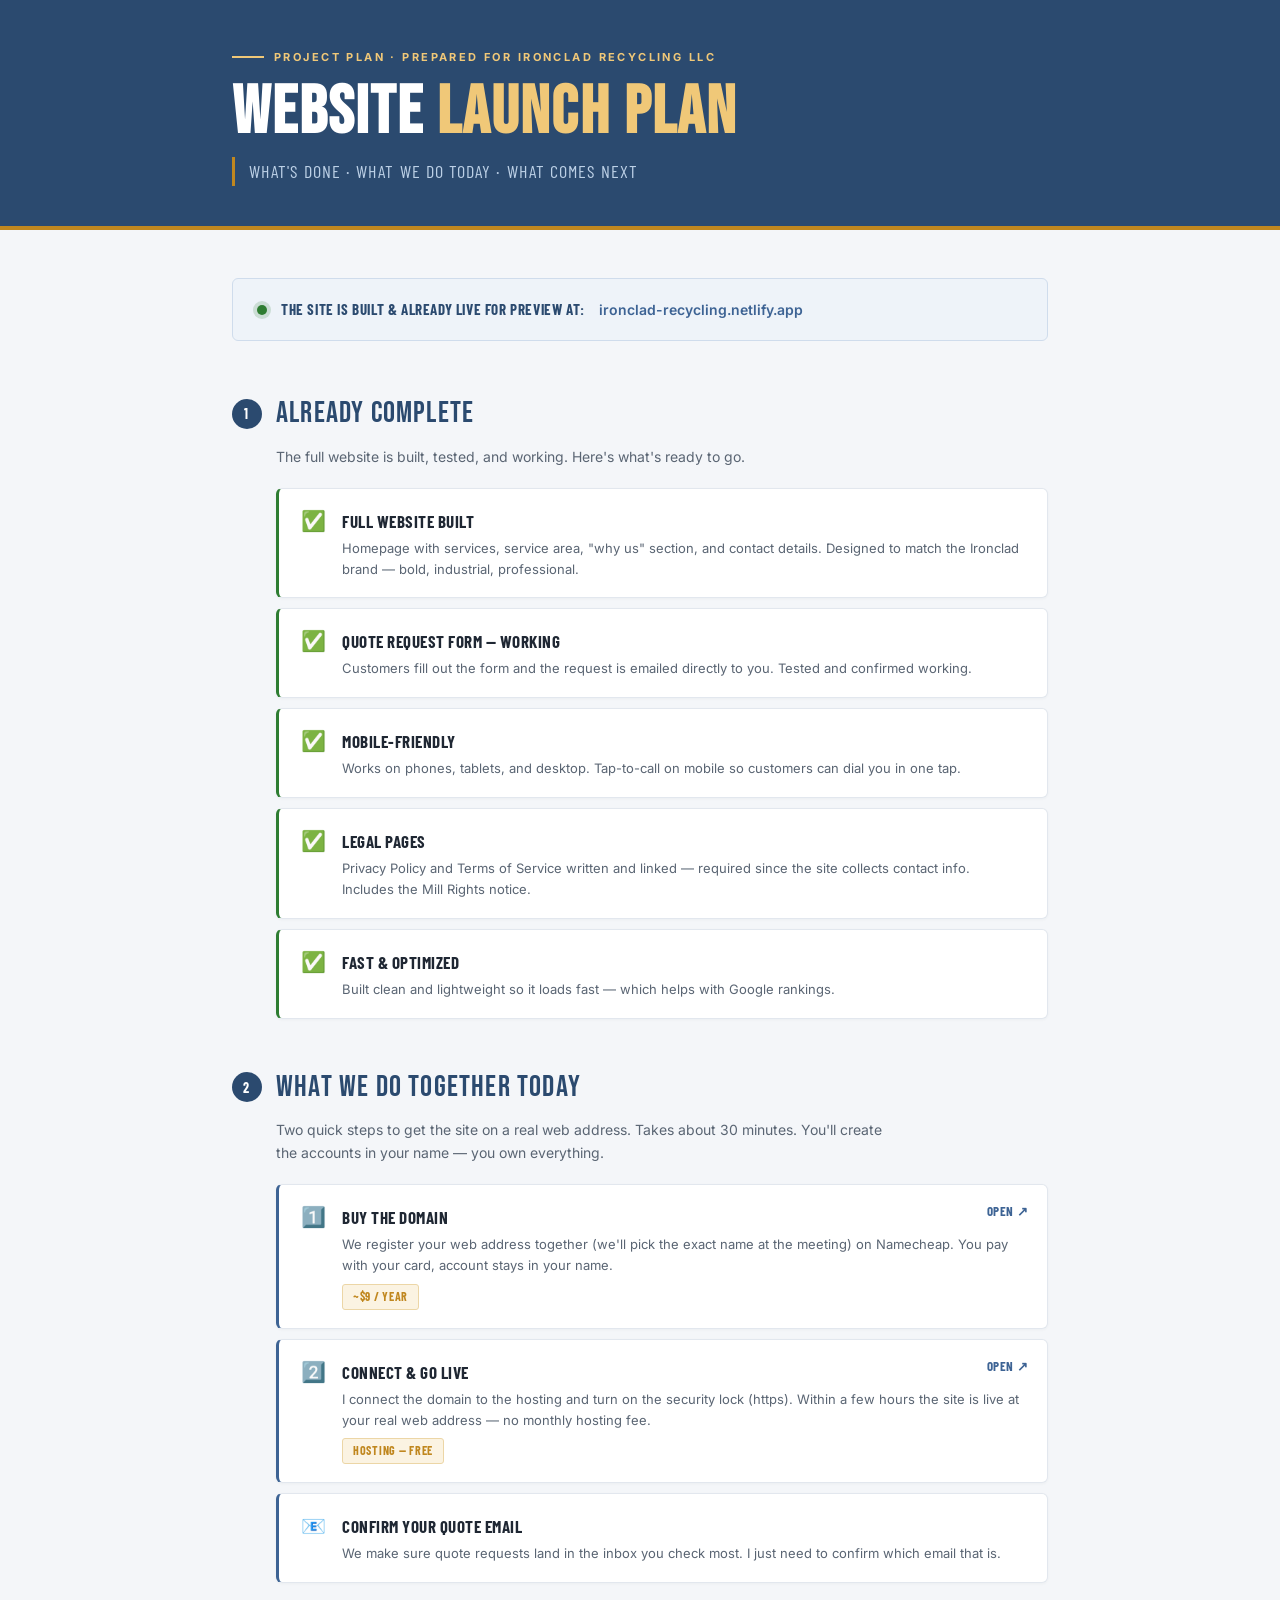
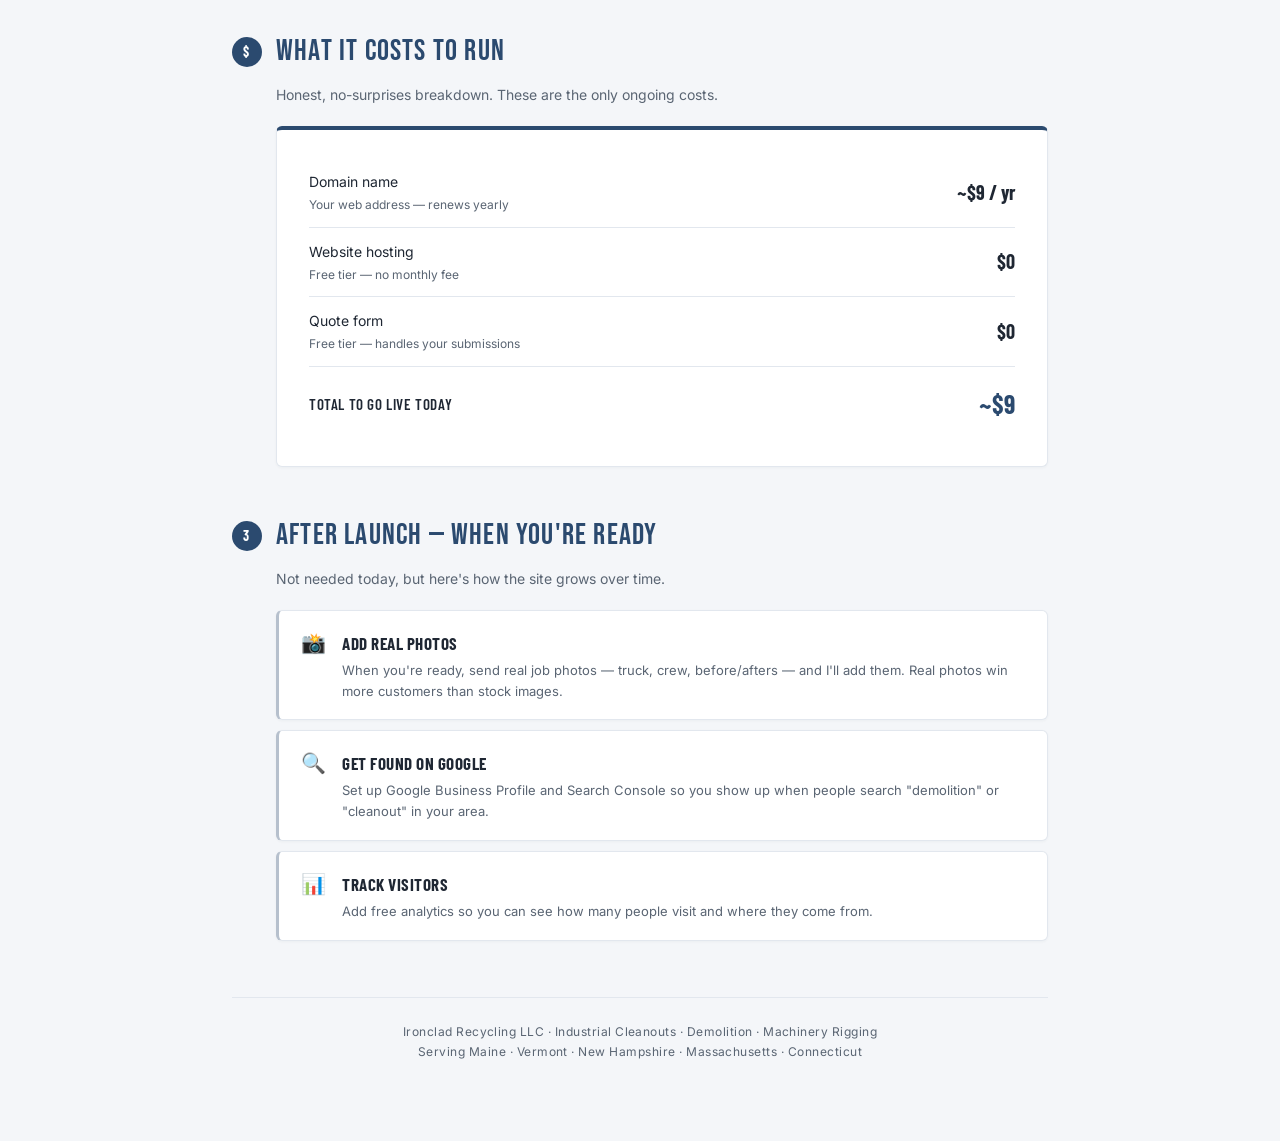
<file: docs/client-meeting-plan.html>
<!DOCTYPE html>
<html lang="en">
<head>
<meta charset="UTF-8">
<meta name="viewport" content="width=device-width, initial-scale=1.0">
<title>Ironclad Recycling — Project Plan</title>
<link rel="preconnect" href="https://fonts.googleapis.com">
<link href="https://fonts.googleapis.com/css2?family=Bebas+Neue&family=Barlow+Condensed:wght@400;600;700;800&family=Inter:wght@300;400;500;600&display=swap" rel="stylesheet">
<style>
  *{box-sizing:border-box;margin:0;padding:0}
  :root{
    --bg:#f4f6f9;--card:#ffffff;--ink:#1f2733;--ink-soft:#5a6573;
    --slate:#2b4a6f;--slate-light:#3d6394;--slate-pale:#eef3f9;
    --gold:#c0871f;--gold-pale:#fbf3e2;--green:#2e7d32;
    --border:#e2e7ee;
  }
  body{font-family:'Inter',sans-serif;background:var(--bg);color:var(--ink);line-height:1.65;padding:0 0 80px}
  .wrap{max-width:880px;margin:0 auto;padding:0 32px}

  /* HEADER */
  .head{background:var(--slate);color:#fff;border-bottom:4px solid var(--gold);padding:48px 0 40px;margin-bottom:48px}
  .eyebrow{font-size:11px;letter-spacing:.22em;text-transform:uppercase;color:#f0c878;font-weight:700;margin-bottom:14px;display:flex;align-items:center;gap:10px}
  .eyebrow::before{content:'';width:32px;height:2px;background:#f0c878}
  h1{font-family:'Bebas Neue',sans-serif;font-size:clamp(40px,7vw,68px);letter-spacing:.03em;line-height:.98;margin-bottom:10px;color:#fff}
  h1 .gold{color:#f0c878}
  .sub{font-family:'Barlow Condensed',sans-serif;font-size:18px;letter-spacing:.06em;text-transform:uppercase;color:#bcd0e6;border-left:3px solid var(--gold);padding-left:14px}

  /* SECTIONS */
  .sec{margin-bottom:44px}
  .sec-label{font-family:'Bebas Neue',sans-serif;font-size:30px;letter-spacing:.04em;margin-bottom:6px;display:flex;align-items:center;gap:14px;color:var(--slate)}
  .sec-num{font-size:14px;color:#fff;background:var(--slate);width:30px;height:30px;display:inline-flex;align-items:center;justify-content:center;border-radius:50%;font-family:'Barlow Condensed',sans-serif;font-weight:700;flex-shrink:0}
  .sec-intro{font-size:14px;color:var(--ink-soft);margin:0 0 20px 44px;max-width:620px}

  /* CARDS / ROWS */
  .row{display:flex;gap:16px;align-items:flex-start;background:var(--card);border:1px solid var(--border);border-radius:6px;padding:18px 22px;margin-bottom:10px;margin-left:44px;box-shadow:0 1px 3px rgba(31,39,51,.04)}
  a.row{text-decoration:none;color:inherit;transition:transform .12s,box-shadow .12s,border-color .12s;position:relative}
  a.row:hover{transform:translateY(-2px);box-shadow:0 6px 18px rgba(43,74,111,.12);border-color:#cfdcec}
  a.row .go{position:absolute;top:16px;right:18px;font-size:13px;font-weight:700;color:var(--slate-light);letter-spacing:.04em;text-transform:uppercase;font-family:'Barlow Condensed',sans-serif}
  .row.done{border-left:3px solid var(--green)}
  .row.todo{border-left:3px solid var(--slate-light)}
  .row.after{border-left:3px solid #b6c0cd}
  .check{font-size:20px;flex-shrink:0;line-height:1.4}
  .row-body h3{font-family:'Barlow Condensed',sans-serif;font-size:17px;font-weight:700;letter-spacing:.03em;text-transform:uppercase;margin-bottom:3px;color:var(--ink)}
  .row-body p{font-size:13px;color:var(--ink-soft);line-height:1.6}
  .row-body .cost{display:inline-block;font-family:'Barlow Condensed',sans-serif;font-size:12px;font-weight:700;letter-spacing:.06em;text-transform:uppercase;color:var(--gold);background:var(--gold-pale);border:1px solid #ecd6a6;padding:2px 10px;border-radius:3px;margin-top:8px}

  /* COST BOX */
  .cost-box{background:var(--card);border:1px solid var(--border);border-top:4px solid var(--slate);border-radius:6px;padding:28px 32px;margin-left:44px;box-shadow:0 1px 3px rgba(31,39,51,.04)}
  .cost-row{display:flex;justify-content:space-between;align-items:center;padding:12px 0;border-bottom:1px solid var(--border)}
  .cost-row:last-child{border-bottom:none;padding-top:16px}
  .cost-row .label{font-size:14px;color:var(--ink)}
  .cost-row .label small{display:block;font-size:12px;color:var(--ink-soft);margin-top:2px}
  .cost-row .amt{font-family:'Barlow Condensed',sans-serif;font-size:20px;font-weight:700;color:var(--ink)}
  .cost-row.total .label{font-weight:600;color:var(--ink);font-size:15px;text-transform:uppercase;letter-spacing:.04em;font-family:'Barlow Condensed',sans-serif}
  .cost-row.total .amt{color:var(--slate);font-size:26px}

  /* LINK BAR */
  .live-bar{background:var(--slate-pale);border:1px solid #cfdcec;border-radius:6px;padding:18px 24px;margin-bottom:48px;display:flex;align-items:center;gap:14px;flex-wrap:wrap}
  .live-dot{width:10px;height:10px;background:var(--green);border-radius:50%;box-shadow:0 0 0 4px rgba(46,125,50,.18)}
  .live-bar .txt{font-family:'Barlow Condensed',sans-serif;font-size:15px;font-weight:700;letter-spacing:.04em;text-transform:uppercase;color:var(--slate)}
  .live-bar a{color:var(--slate-light);font-weight:600;text-decoration:none;font-size:14px}
  .live-bar a:hover{text-decoration:underline}

  .foot{margin-top:56px;padding-top:24px;border-top:1px solid var(--border);font-size:12px;color:var(--ink-soft);text-align:center;letter-spacing:.04em}

  @media print{
    body{background:#fff}
    .head{background:var(--slate) !important;-webkit-print-color-adjust:exact;print-color-adjust:exact}
    .row,.cost-box{box-shadow:none}
  }
  @media(max-width:640px){
    .sec-intro,.row,.cost-box{margin-left:0}
  }
</style>
</head>
<body>

<div class="head">
  <div class="wrap">
    <div class="eyebrow">Project Plan · Prepared for Ironclad Recycling LLC</div>
    <h1>Website <span class="gold">Launch Plan</span></h1>
    <p class="sub">What's done · What we do today · What comes next</p>
  </div>
</div>

<div class="wrap">

  <div class="live-bar">
    <span class="live-dot"></span>
    <span class="txt">The site is built &amp; already live for preview at:</span>
    <a href="https://ironclad-recycling.netlify.app" target="_blank">ironclad-recycling.netlify.app</a>
  </div>

  <!-- SECTION 1: DONE -->
  <div class="sec">
    <div class="sec-label"><span class="sec-num">1</span> Already Complete</div>
    <p class="sec-intro">The full website is built, tested, and working. Here's what's ready to go.</p>

    <div class="row done">
      <span class="check">✅</span>
      <div class="row-body">
        <h3>Full Website Built</h3>
        <p>Homepage with services, service area, "why us" section, and contact details. Designed to match the Ironclad brand — bold, industrial, professional.</p>
      </div>
    </div>
    <div class="row done">
      <span class="check">✅</span>
      <div class="row-body">
        <h3>Quote Request Form — Working</h3>
        <p>Customers fill out the form and the request is emailed directly to you. Tested and confirmed working.</p>
      </div>
    </div>
    <div class="row done">
      <span class="check">✅</span>
      <div class="row-body">
        <h3>Mobile-Friendly</h3>
        <p>Works on phones, tablets, and desktop. Tap-to-call on mobile so customers can dial you in one tap.</p>
      </div>
    </div>
    <div class="row done">
      <span class="check">✅</span>
      <div class="row-body">
        <h3>Legal Pages</h3>
        <p>Privacy Policy and Terms of Service written and linked — required since the site collects contact info. Includes the Mill Rights notice.</p>
      </div>
    </div>
    <div class="row done">
      <span class="check">✅</span>
      <div class="row-body">
        <h3>Fast &amp; Optimized</h3>
        <p>Built clean and lightweight so it loads fast — which helps with Google rankings.</p>
      </div>
    </div>
  </div>

  <!-- SECTION 2: TODAY -->
  <div class="sec">
    <div class="sec-label"><span class="sec-num">2</span> What We Do Together Today</div>
    <p class="sec-intro">Two quick steps to get the site on a real web address. Takes about 30 minutes. You'll create the accounts in your name — you own everything.</p>

    <a class="row todo" href="https://www.namecheap.com" target="_blank" rel="noopener">
      <span class="go">Open ↗</span>
      <span class="check">1️⃣</span>
      <div class="row-body">
        <h3>Buy the Domain</h3>
        <p>We register your web address together (we'll pick the exact name at the meeting) on Namecheap. You pay with your card, account stays in your name.</p>
        <span class="cost">~$9 / year</span>
      </div>
    </a>
    <a class="row todo" href="https://www.netlify.com" target="_blank" rel="noopener">
      <span class="go">Open ↗</span>
      <span class="check">2️⃣</span>
      <div class="row-body">
        <h3>Connect &amp; Go Live</h3>
        <p>I connect the domain to the hosting and turn on the security lock (https). Within a few hours the site is live at your real web address — no monthly hosting fee.</p>
        <span class="cost">Hosting — Free</span>
      </div>
    </a>
    <div class="row todo">
      <span class="check">📧</span>
      <div class="row-body">
        <h3>Confirm Your Quote Email</h3>
        <p>We make sure quote requests land in the inbox you check most. I just need to confirm which email that is.</p>
      </div>
    </div>
  </div>

  <!-- COST SUMMARY -->
  <div class="sec">
    <div class="sec-label"><span class="sec-num">$</span> What It Costs to Run</div>
    <p class="sec-intro">Honest, no-surprises breakdown. These are the only ongoing costs.</p>
    <div class="cost-box">
      <div class="cost-row">
        <span class="label">Domain name<small>Your web address — renews yearly</small></span>
        <span class="amt">~$9 / yr</span>
      </div>
      <div class="cost-row">
        <span class="label">Website hosting<small>Free tier — no monthly fee</small></span>
        <span class="amt">$0</span>
      </div>
      <div class="cost-row">
        <span class="label">Quote form<small>Free tier — handles your submissions</small></span>
        <span class="amt">$0</span>
      </div>
      <div class="cost-row total">
        <span class="label">Total to go live today</span>
        <span class="amt">~$9</span>
      </div>
    </div>
  </div>

  <!-- SECTION 3: AFTER -->
  <div class="sec">
    <div class="sec-label"><span class="sec-num">3</span> After Launch — When You're Ready</div>
    <p class="sec-intro">Not needed today, but here's how the site grows over time.</p>

    <div class="row after">
      <span class="check">📸</span>
      <div class="row-body">
        <h3>Add Real Photos</h3>
        <p>When you're ready, send real job photos — truck, crew, before/afters — and I'll add them. Real photos win more customers than stock images.</p>
      </div>
    </div>
    <div class="row after">
      <span class="check">🔍</span>
      <div class="row-body">
        <h3>Get Found on Google</h3>
        <p>Set up Google Business Profile and Search Console so you show up when people search "demolition" or "cleanout" in your area.</p>
      </div>
    </div>
    <div class="row after">
      <span class="check">📊</span>
      <div class="row-body">
        <h3>Track Visitors</h3>
        <p>Add free analytics so you can see how many people visit and where they come from.</p>
      </div>
    </div>
  </div>

  <div class="foot">
    Ironclad Recycling LLC · Industrial Cleanouts · Demolition · Machinery Rigging<br>
    Serving Maine · Vermont · New Hampshire · Massachusetts · Connecticut
  </div>

</div>
</body>
</html>
</file>
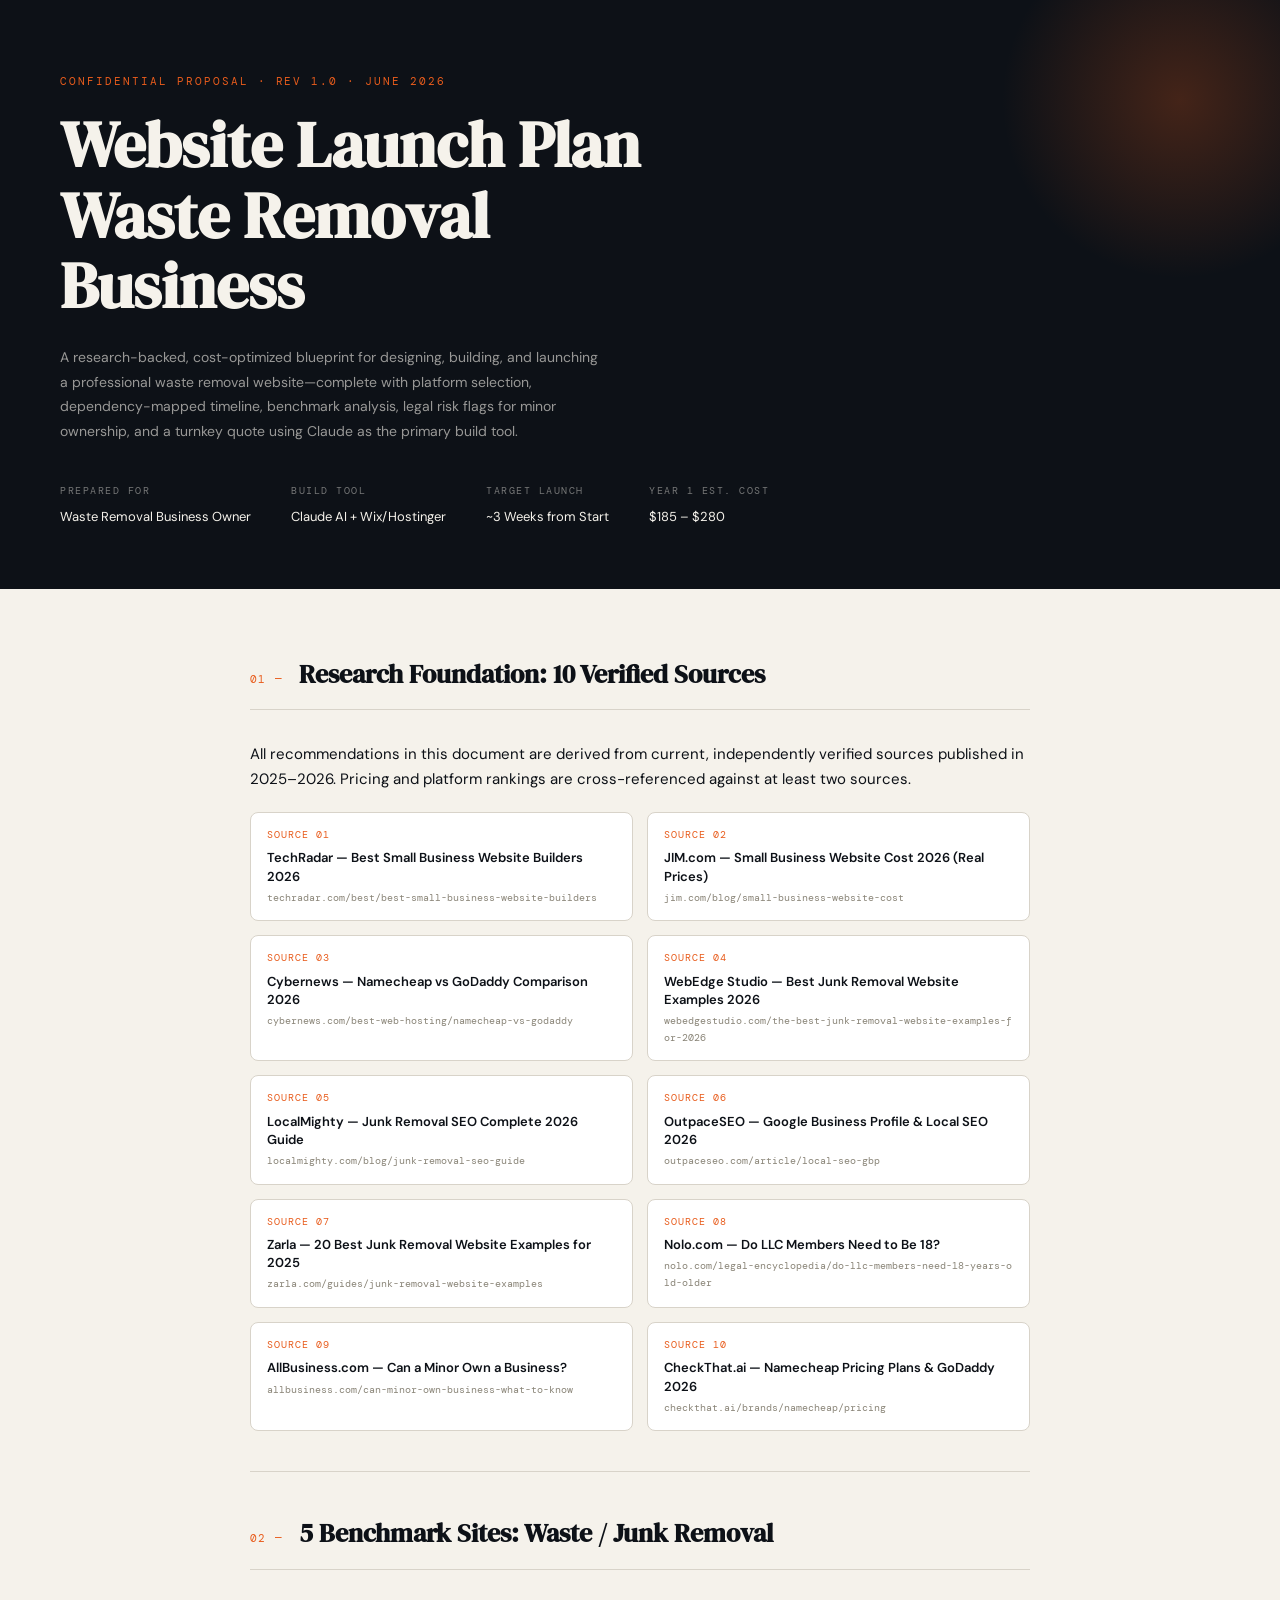
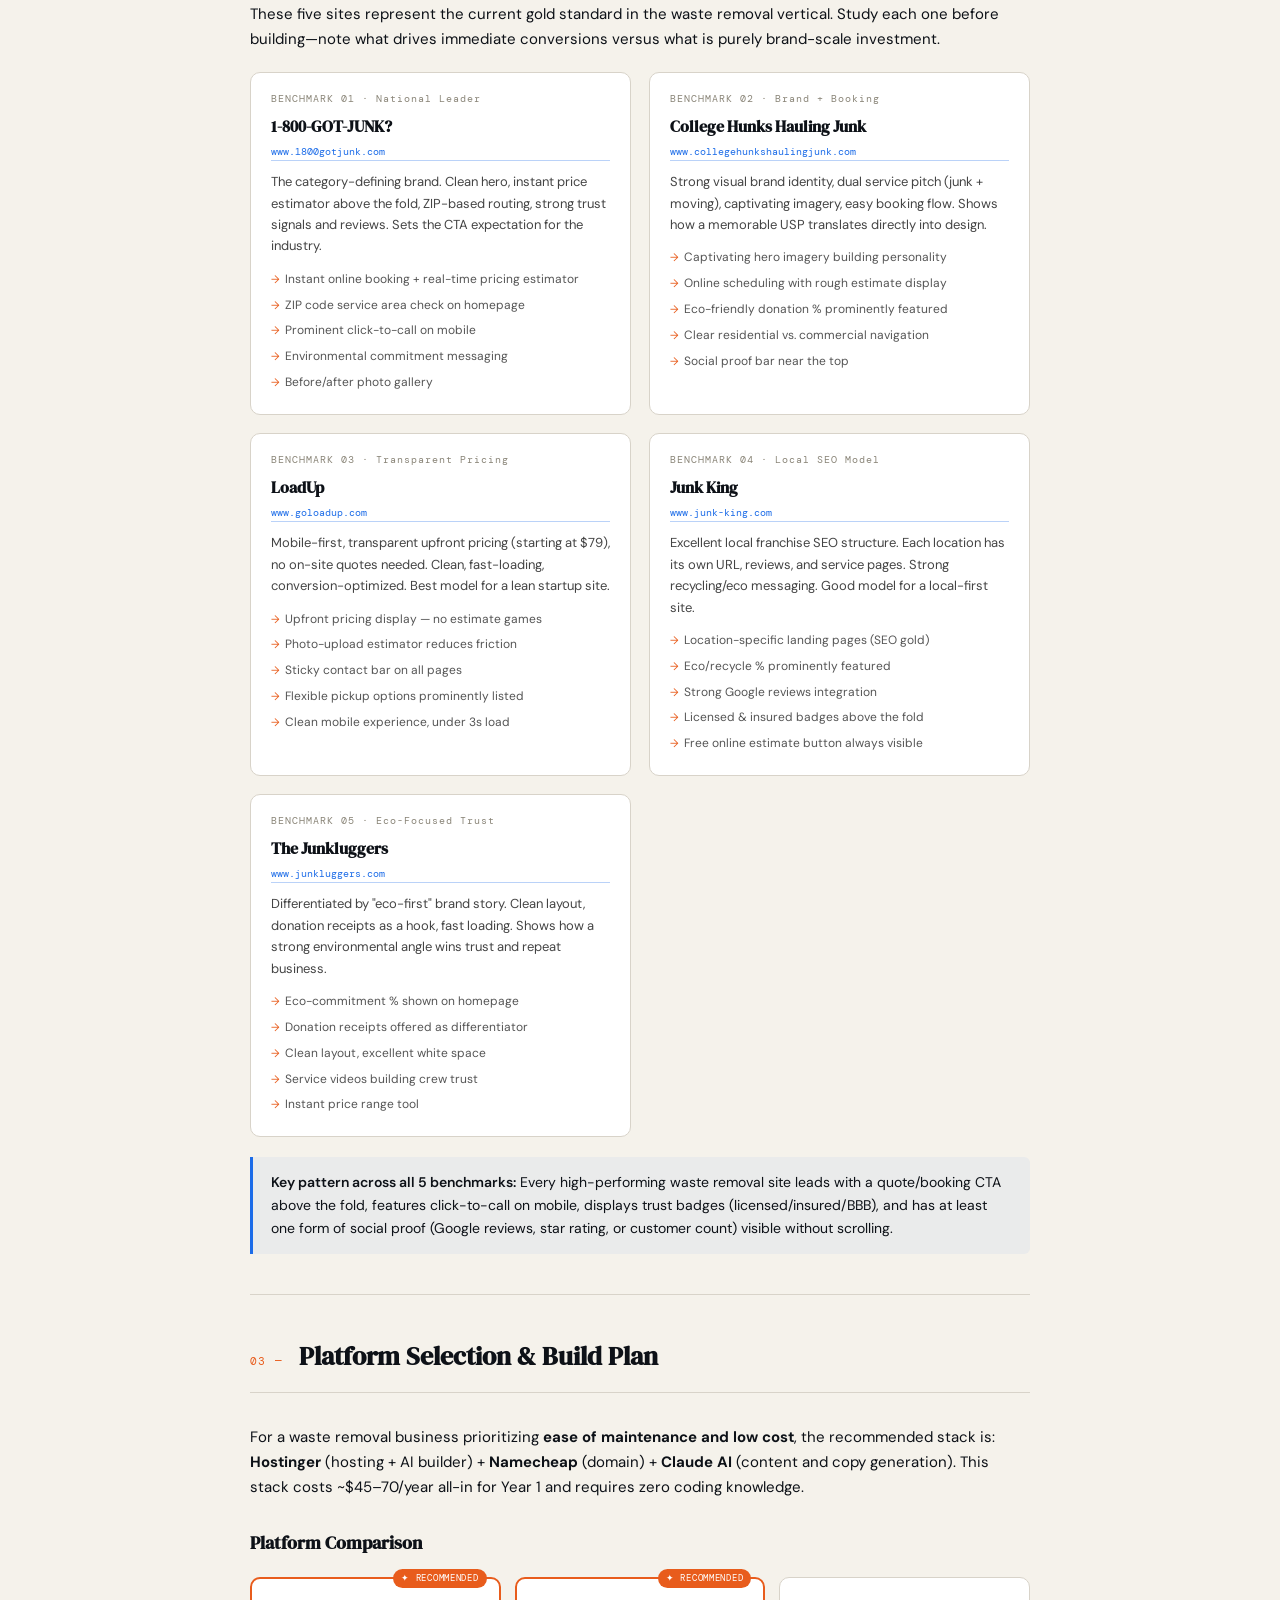
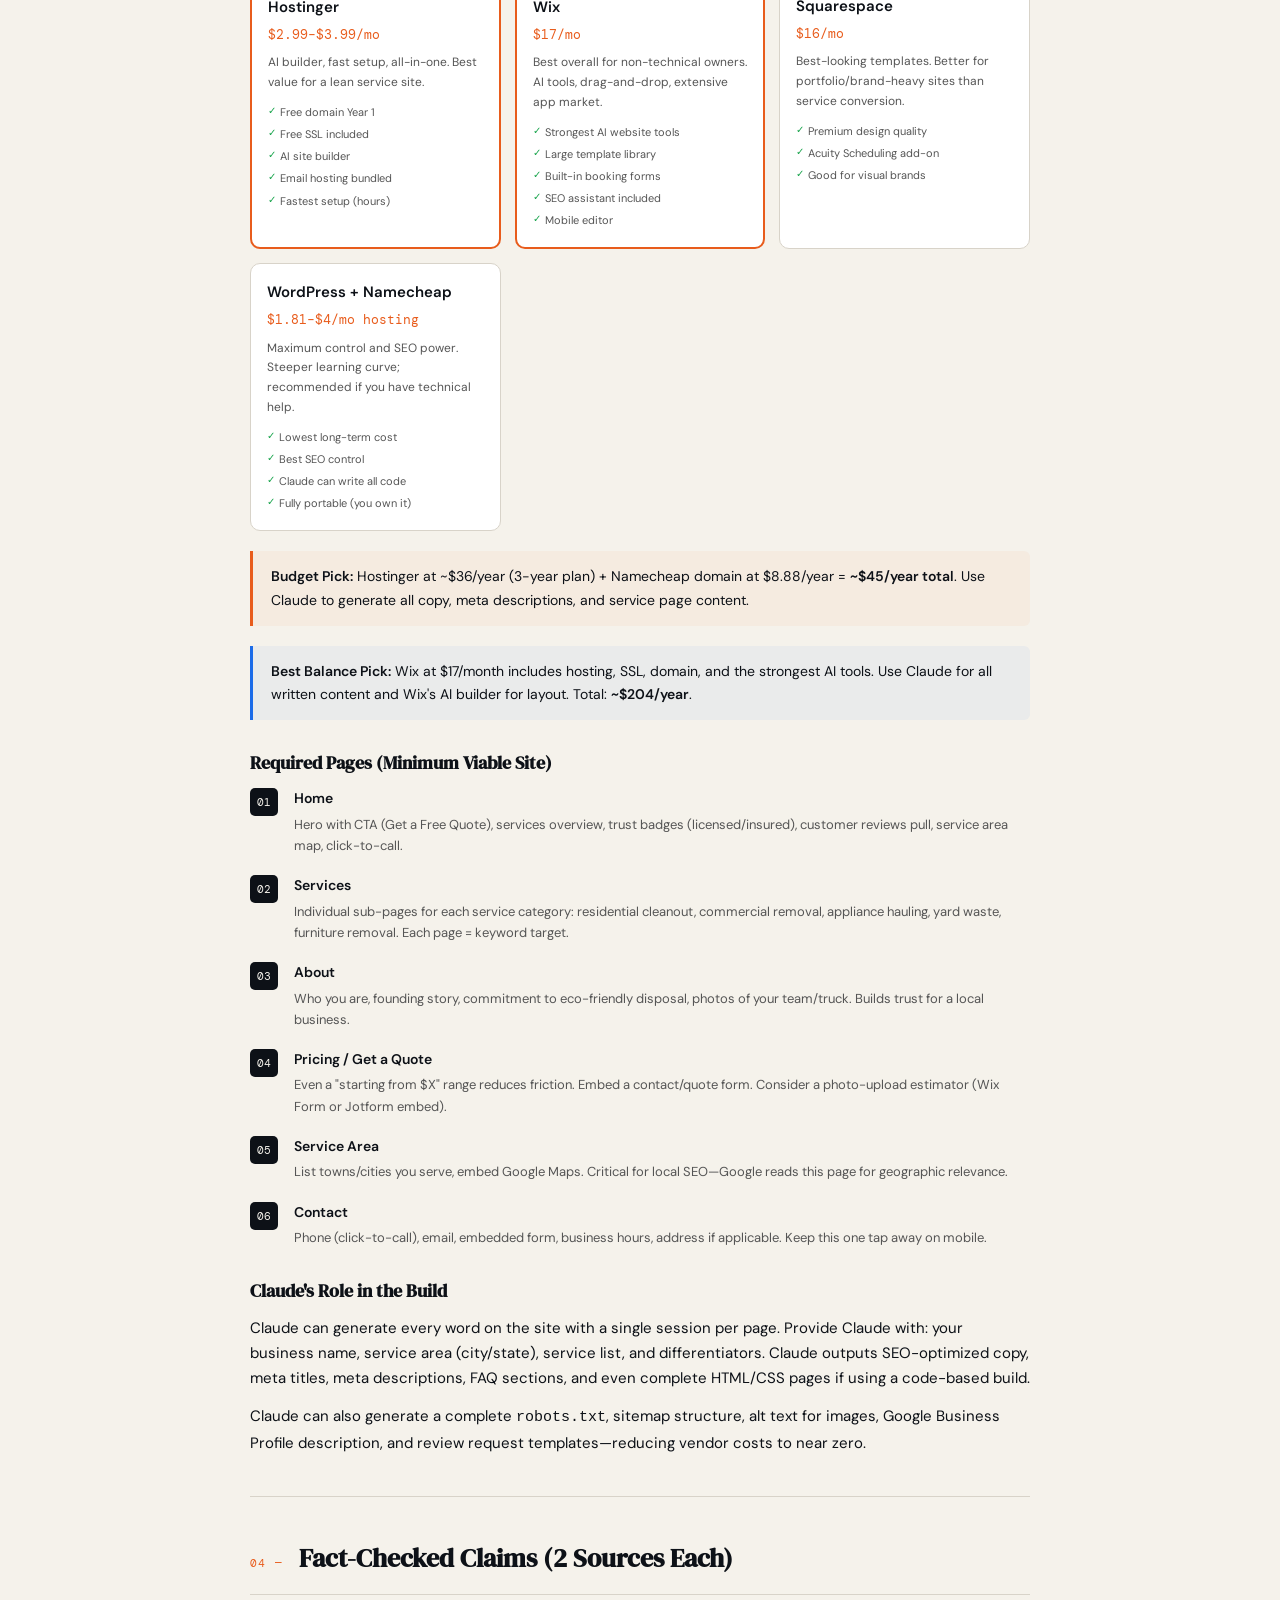
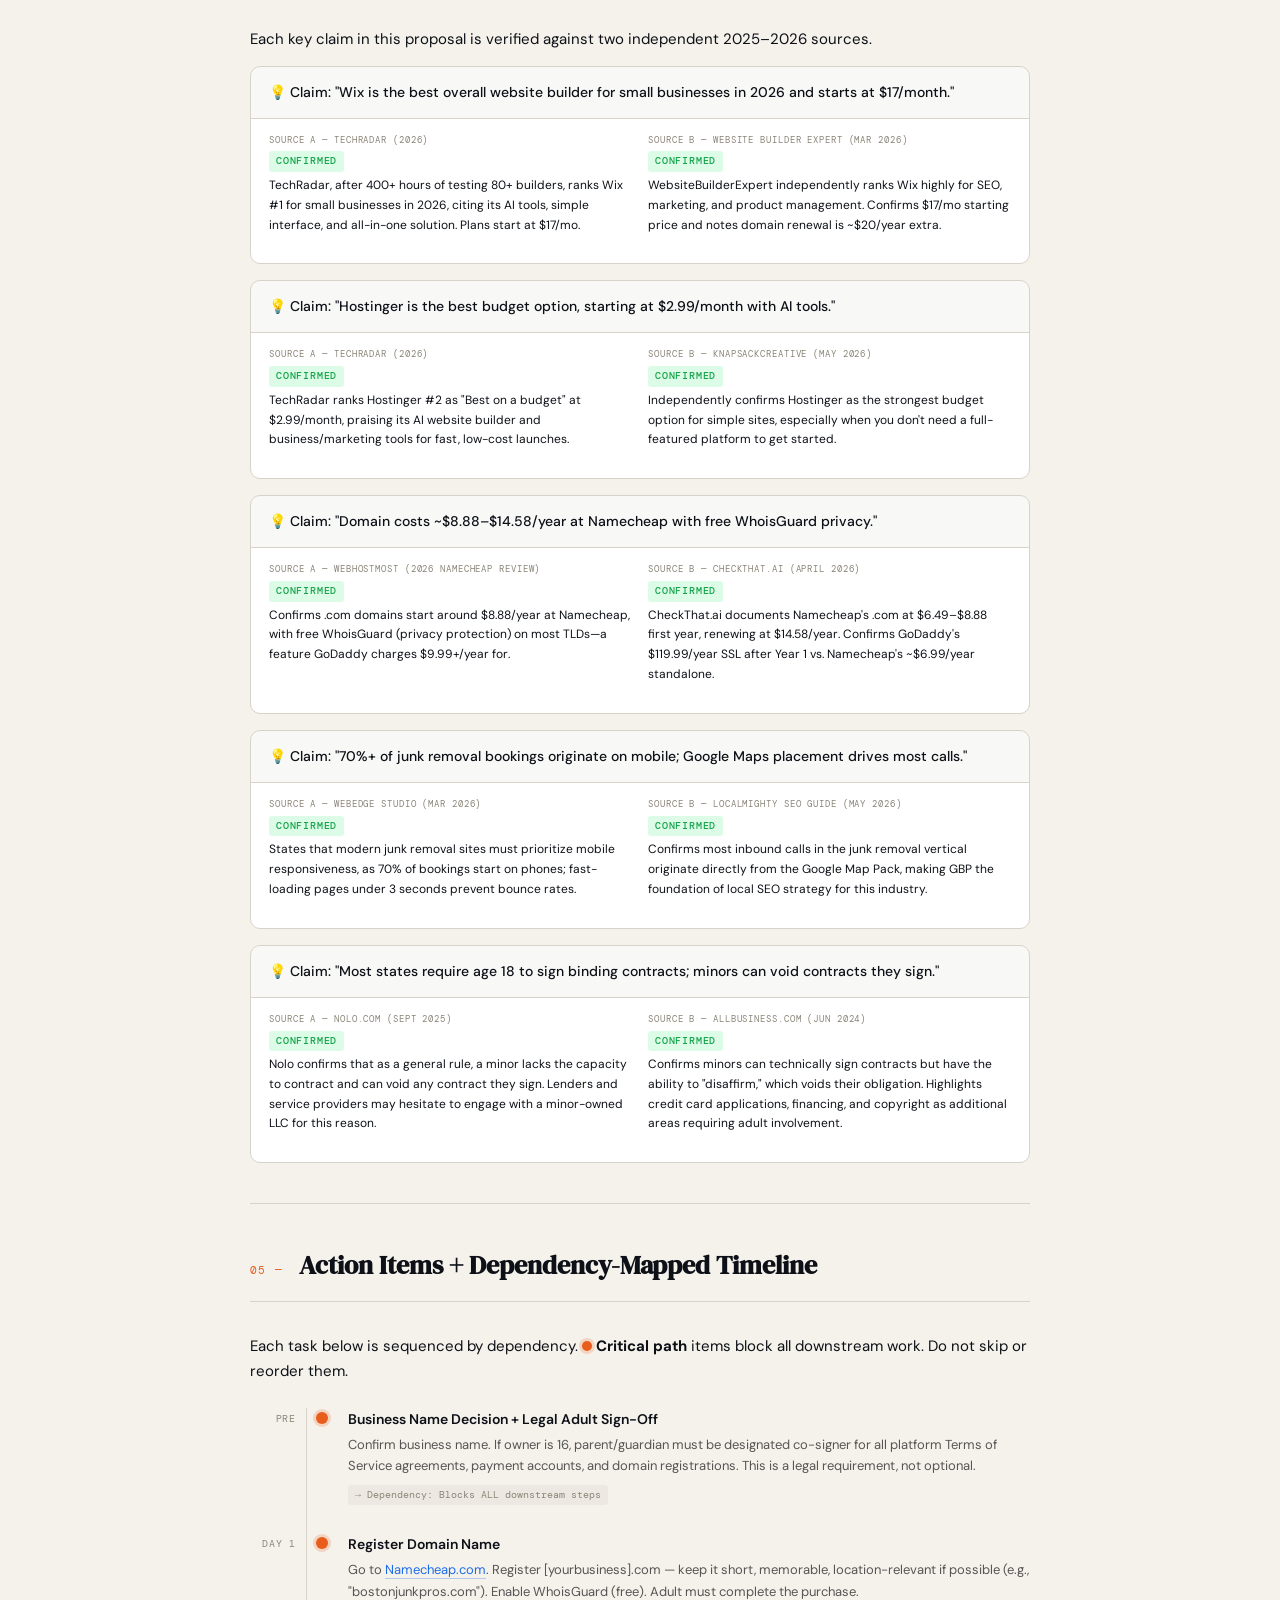
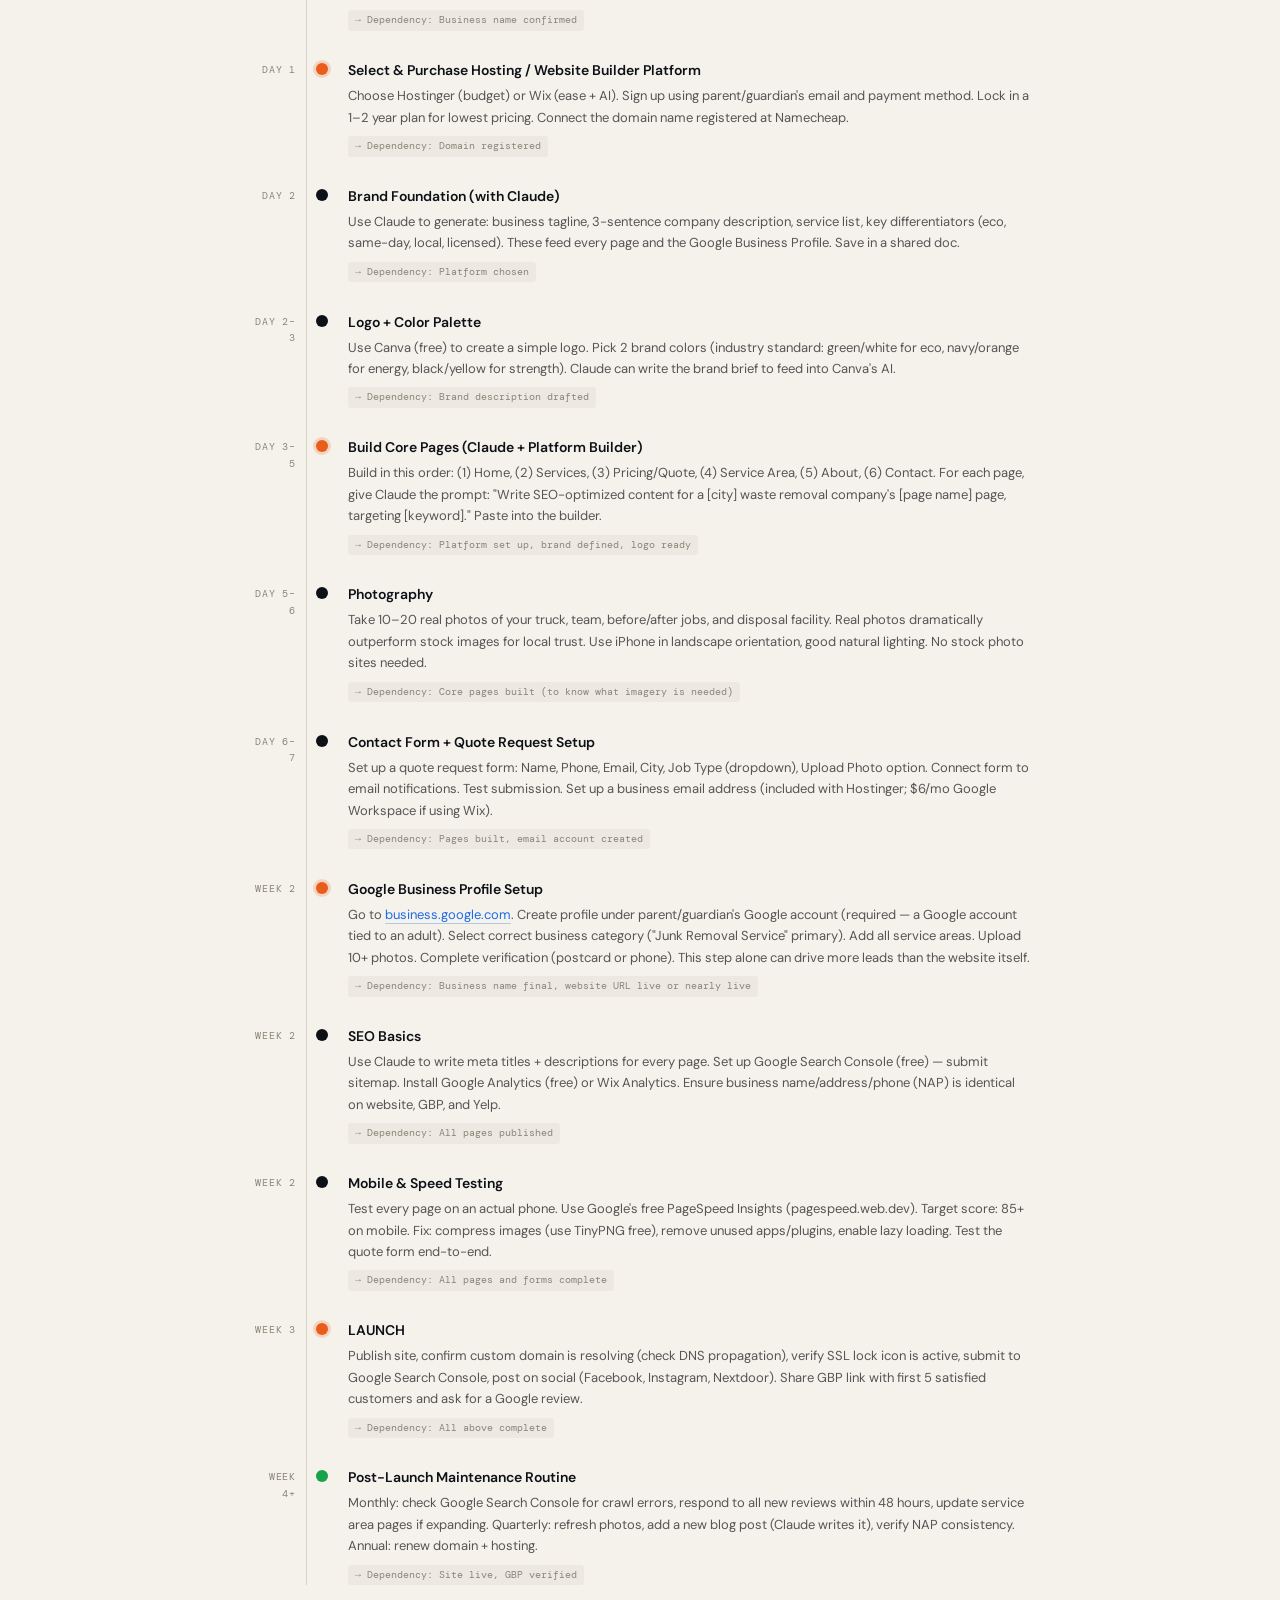
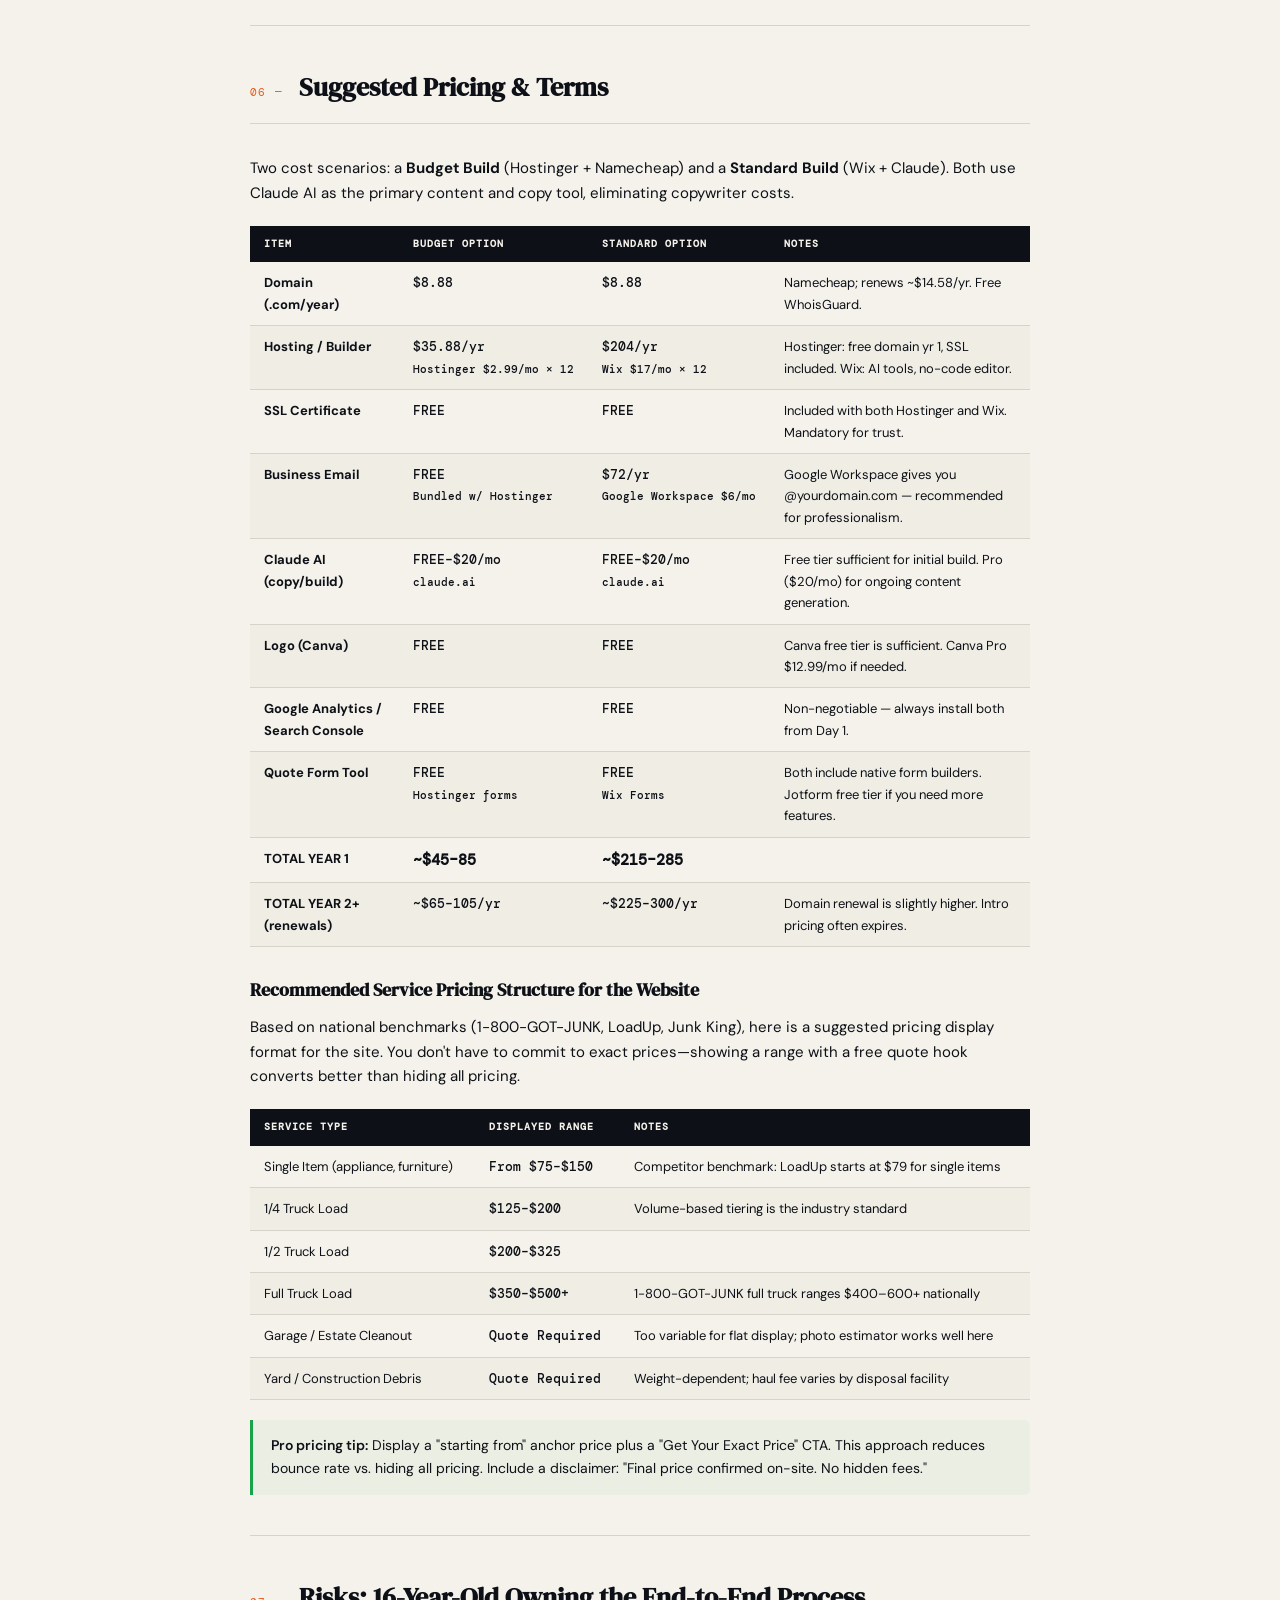
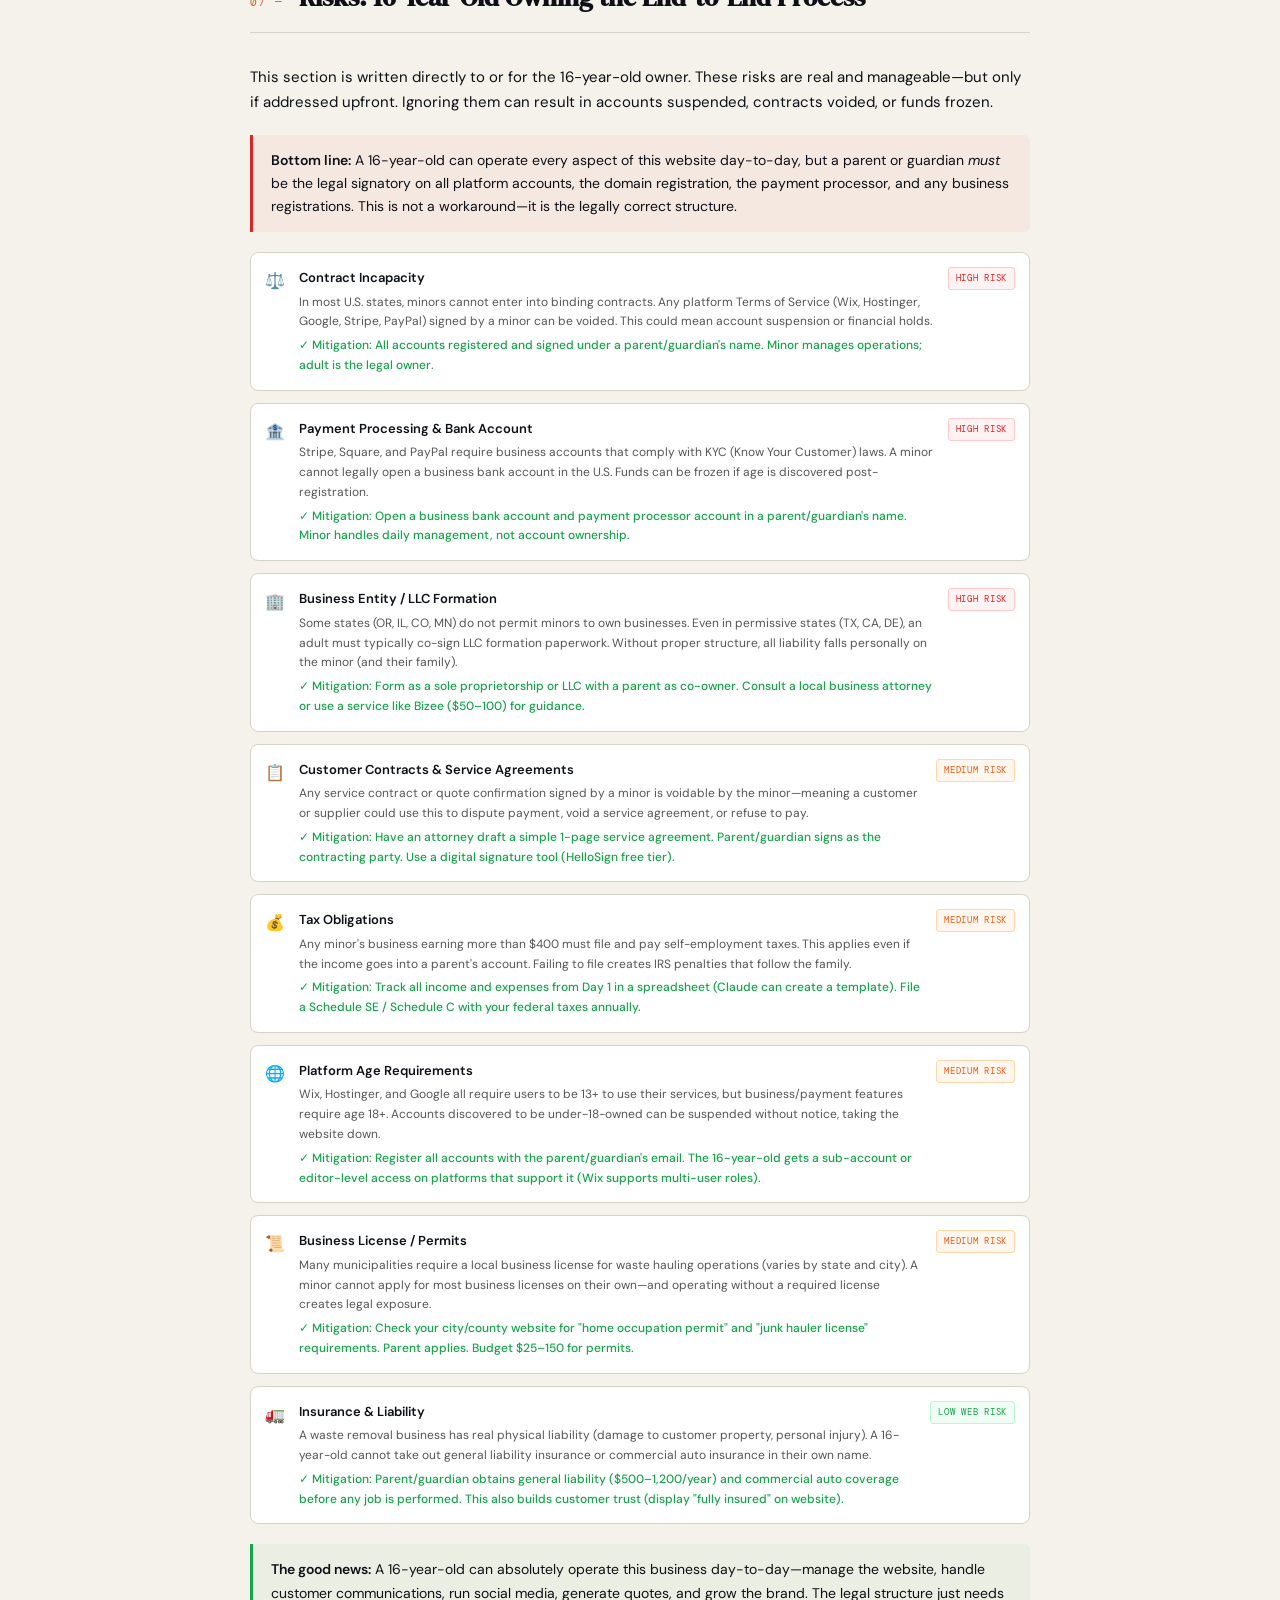
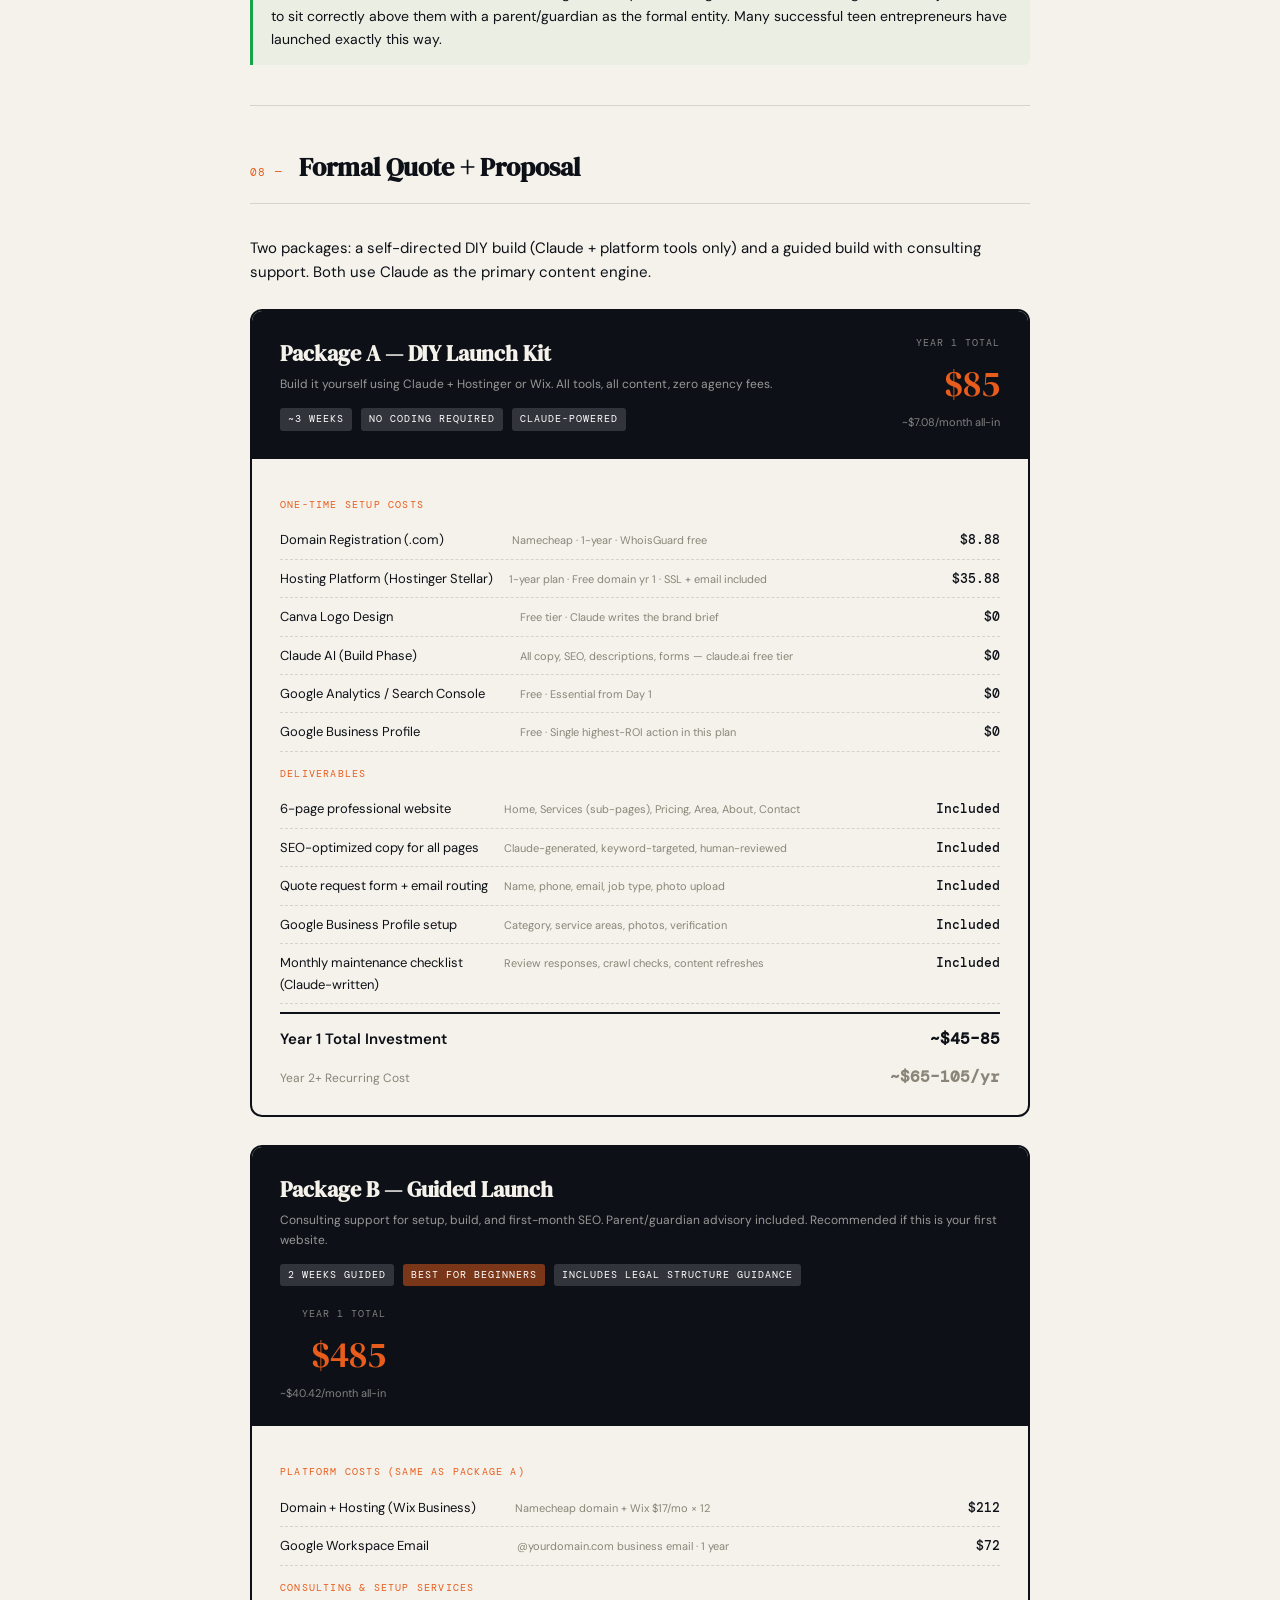
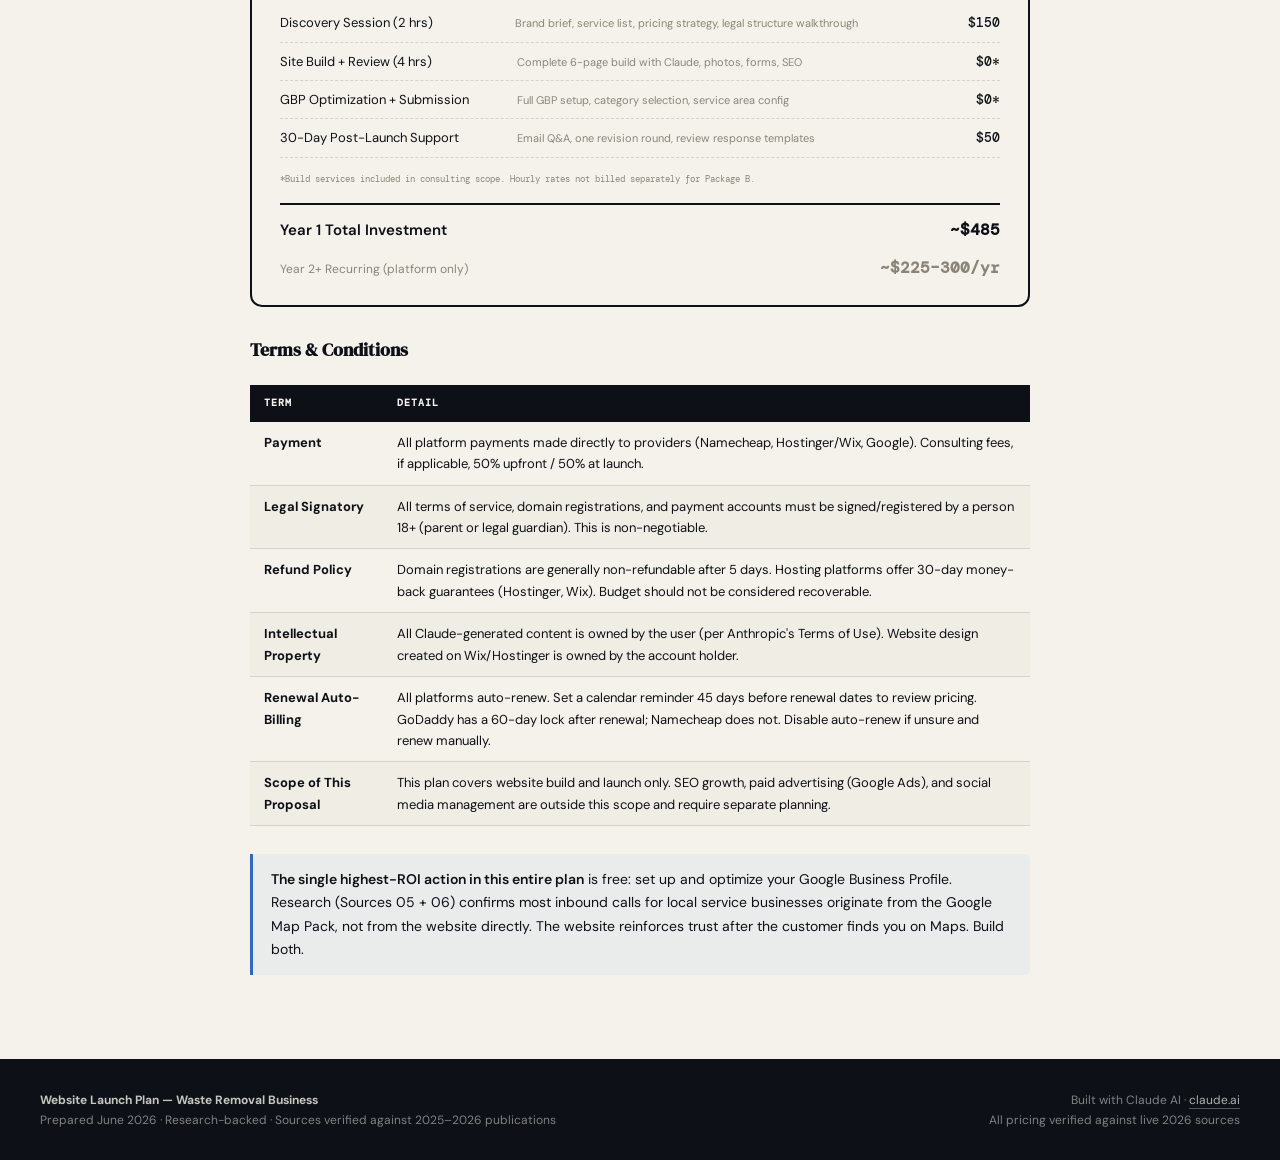
<file: docs/waste-removal-website-proposal.html>
<!DOCTYPE html>
<html lang="en">
<head>
<meta charset="UTF-8">
<meta name="viewport" content="width=device-width, initial-scale=1.0">
<title>Website Launch Plan — Waste Removal Business</title>
<link href="https://fonts.googleapis.com/css2?family=DM+Serif+Display:ital@0;1&family=DM+Mono:wght@400;500&family=DM+Sans:wght@300;400;500;600&display=swap" rel="stylesheet">
<style>
  :root {
    --ink: #0d1117;
    --paper: #f5f2eb;
    --accent: #e85c1c;
    --accent2: #1c6ce8;
    --muted: #8a8578;
    --rule: #d8d3c9;
    --highlight: #fef3c7;
    --green: #16a34a;
    --red: #dc2626;
    --tag-bg: #0d1117;
    --tag-fg: #f5f2eb;
  }

  * { box-sizing: border-box; margin: 0; padding: 0; }

  body {
    font-family: 'DM Sans', sans-serif;
    background: var(--paper);
    color: var(--ink);
    font-size: 15px;
    line-height: 1.65;
  }

  /* ─── COVER ─────────────────────────────────── */
  .cover {
    background: var(--ink);
    color: var(--paper);
    padding: 72px 60px 60px;
    position: relative;
    overflow: hidden;
  }
  .cover::before {
    content: '';
    position: absolute;
    top: -80px; right: -80px;
    width: 360px; height: 360px;
    border-radius: 50%;
    background: radial-gradient(circle, rgba(232,92,28,.25) 0%, transparent 70%);
    pointer-events: none;
  }
  .cover-eyebrow {
    font-family: 'DM Mono', monospace;
    font-size: 11px;
    letter-spacing: .18em;
    text-transform: uppercase;
    color: var(--accent);
    margin-bottom: 20px;
  }
  .cover h1 {
    font-family: 'DM Serif Display', serif;
    font-size: clamp(36px, 6vw, 64px);
    line-height: 1.1;
    max-width: 680px;
    margin-bottom: 24px;
  }
  .cover-sub {
    font-size: 14px;
    color: rgba(245,242,235,.6);
    max-width: 540px;
    line-height: 1.75;
    margin-bottom: 40px;
  }
  .cover-meta {
    display: flex;
    gap: 40px;
    flex-wrap: wrap;
  }
  .cover-meta-item label {
    font-family: 'DM Mono', monospace;
    font-size: 10px;
    letter-spacing: .15em;
    text-transform: uppercase;
    color: rgba(245,242,235,.45);
    display: block;
    margin-bottom: 4px;
  }
  .cover-meta-item span {
    font-size: 13px;
    color: var(--paper);
  }

  /* ─── LAYOUT ──────────────────────────────── */
  .page { max-width: 860px; margin: 0 auto; padding: 64px 40px; }
  @media(max-width:600px){ .page{ padding: 40px 20px; } }

  /* ─── SECTION HEADERS ────────────────────── */
  .section-header {
    display: flex;
    align-items: baseline;
    gap: 16px;
    margin-bottom: 32px;
    border-bottom: 1.5px solid var(--rule);
    padding-bottom: 14px;
  }
  .section-num {
    font-family: 'DM Mono', monospace;
    font-size: 11px;
    letter-spacing: .12em;
    color: var(--accent);
    flex-shrink: 0;
  }
  .section-title {
    font-family: 'DM Serif Display', serif;
    font-size: 26px;
    color: var(--ink);
  }

  h3 {
    font-family: 'DM Serif Display', serif;
    font-size: 18px;
    margin: 28px 0 10px;
    color: var(--ink);
  }
  h4 {
    font-family: 'DM Sans', sans-serif;
    font-size: 13px;
    font-weight: 600;
    letter-spacing: .06em;
    text-transform: uppercase;
    color: var(--muted);
    margin: 20px 0 8px;
  }
  p { margin-bottom: 14px; }
  a { color: var(--accent2); text-decoration: none; border-bottom: 1px solid rgba(28,108,232,.3); }
  a:hover { border-color: var(--accent2); }

  /* ─── TAGS ───────────────────────────────── */
  .tag {
    display: inline-block;
    background: var(--tag-bg);
    color: var(--tag-fg);
    font-family: 'DM Mono', monospace;
    font-size: 10px;
    letter-spacing: .1em;
    text-transform: uppercase;
    padding: 3px 8px;
    border-radius: 3px;
    margin-right: 5px;
    margin-bottom: 4px;
  }
  .tag.green { background: var(--green); }
  .tag.orange { background: var(--accent); }
  .tag.blue { background: var(--accent2); }
  .tag.red { background: var(--red); }

  /* ─── CALLOUT BOXES ──────────────────────── */
  .callout {
    border-left: 3px solid var(--accent);
    background: rgba(232,92,28,.05);
    padding: 14px 18px;
    border-radius: 0 6px 6px 0;
    margin: 20px 0;
  }
  .callout.blue { border-color: var(--accent2); background: rgba(28,108,232,.05); }
  .callout.green { border-color: var(--green); background: rgba(22,163,74,.05); }
  .callout.red { border-color: var(--red); background: rgba(220,38,38,.05); }
  .callout p { margin-bottom: 0; font-size: 14px; }
  .callout strong { font-weight: 600; }

  /* ─── SOURCE CARDS ───────────────────────── */
  .source-grid {
    display: grid;
    grid-template-columns: repeat(auto-fill, minmax(280px, 1fr));
    gap: 14px;
    margin: 20px 0;
  }
  .source-card {
    border: 1px solid var(--rule);
    border-radius: 8px;
    padding: 14px 16px;
    background: white;
  }
  .source-card .src-num {
    font-family: 'DM Mono', monospace;
    font-size: 10px;
    color: var(--accent);
    letter-spacing: .1em;
    margin-bottom: 6px;
  }
  .source-card .src-title {
    font-weight: 600;
    font-size: 13px;
    margin-bottom: 4px;
    color: var(--ink);
    line-height: 1.4;
  }
  .source-card .src-url {
    font-family: 'DM Mono', monospace;
    font-size: 10px;
    color: var(--muted);
    word-break: break-all;
  }

  /* ─── BENCHMARK CARDS ────────────────────── */
  .benchmark-grid {
    display: grid;
    grid-template-columns: repeat(auto-fill, minmax(340px, 1fr));
    gap: 18px;
    margin: 20px 0;
  }
  .benchmark-card {
    border: 1px solid var(--rule);
    border-radius: 10px;
    padding: 18px 20px;
    background: white;
  }
  .benchmark-card .bm-rank {
    font-family: 'DM Mono', monospace;
    font-size: 10px;
    color: var(--muted);
    letter-spacing: .1em;
    margin-bottom: 6px;
  }
  .benchmark-card h3 {
    margin-top: 0;
    font-size: 16px;
    margin-bottom: 4px;
  }
  .benchmark-card .bm-url {
    font-family: 'DM Mono', monospace;
    font-size: 10px;
    color: var(--accent2);
    margin-bottom: 10px;
    display: block;
  }
  .benchmark-card p { font-size: 13px; color: #444; margin-bottom: 10px; }
  .bm-features { list-style: none; padding: 0; }
  .bm-features li {
    font-size: 12px;
    padding: 3px 0;
    padding-left: 14px;
    position: relative;
    color: #555;
  }
  .bm-features li::before {
    content: '→';
    position: absolute; left: 0;
    color: var(--accent);
    font-size: 11px;
  }

  /* ─── TIMELINE ───────────────────────────── */
  .timeline { position: relative; margin: 24px 0; }
  .timeline::before {
    content: '';
    position: absolute;
    left: 56px;
    top: 0; bottom: 0;
    width: 1px;
    background: var(--rule);
  }
  .tl-item {
    display: flex;
    gap: 20px;
    margin-bottom: 28px;
    position: relative;
  }
  .tl-date {
    font-family: 'DM Mono', monospace;
    font-size: 10px;
    letter-spacing: .08em;
    color: var(--muted);
    width: 46px;
    flex-shrink: 0;
    text-align: right;
    padding-top: 3px;
    text-transform: uppercase;
  }
  .tl-dot {
    width: 12px; height: 12px;
    border-radius: 50%;
    background: var(--ink);
    flex-shrink: 0;
    margin-top: 4px;
    position: relative;
    z-index: 1;
  }
  .tl-dot.critical { background: var(--accent); box-shadow: 0 0 0 3px rgba(232,92,28,.2); }
  .tl-dot.done { background: var(--green); }
  .tl-body { flex: 1; }
  .tl-body strong {
    font-size: 14px;
    font-weight: 600;
    display: block;
    margin-bottom: 3px;
  }
  .tl-body p { font-size: 13px; color: #555; margin-bottom: 4px; }
  .tl-dep {
    font-family: 'DM Mono', monospace;
    font-size: 10px;
    color: var(--muted);
    background: rgba(138,133,120,.08);
    padding: 2px 7px;
    border-radius: 3px;
    display: inline-block;
    margin-top: 4px;
  }

  /* ─── PRICING TABLE ──────────────────────── */
  .price-table {
    width: 100%;
    border-collapse: collapse;
    margin: 20px 0;
    font-size: 13px;
  }
  .price-table th {
    font-family: 'DM Mono', monospace;
    font-size: 10px;
    letter-spacing: .1em;
    text-transform: uppercase;
    text-align: left;
    padding: 10px 14px;
    background: var(--ink);
    color: var(--paper);
  }
  .price-table td {
    padding: 10px 14px;
    border-bottom: 1px solid var(--rule);
    vertical-align: top;
  }
  .price-table tr:nth-child(even) td { background: rgba(138,133,120,.05); }
  .price-table .cost { font-family: 'DM Mono', monospace; font-weight: 500; white-space: nowrap; }
  .price-table .rec { font-size: 11px; color: var(--green); font-weight: 600; }

  /* ─── RISK TABLE ─────────────────────────── */
  .risk-grid {
    display: grid;
    gap: 12px;
    margin: 20px 0;
  }
  .risk-item {
    display: grid;
    grid-template-columns: 22px 1fr auto;
    gap: 12px;
    align-items: start;
    padding: 14px;
    border: 1px solid var(--rule);
    border-radius: 8px;
    background: white;
  }
  .risk-item .risk-icon {
    font-size: 16px;
    margin-top: 1px;
  }
  .risk-item .risk-body h4 {
    margin: 0 0 4px;
    font-size: 13px;
    font-weight: 600;
    text-transform: none;
    letter-spacing: 0;
    color: var(--ink);
  }
  .risk-item .risk-body p {
    font-size: 12px;
    color: #555;
    margin-bottom: 4px;
  }
  .risk-item .risk-body .mitigation {
    font-size: 12px;
    color: var(--green);
    font-weight: 500;
  }
  .severity-badge {
    font-family: 'DM Mono', monospace;
    font-size: 9px;
    letter-spacing: .08em;
    text-transform: uppercase;
    padding: 3px 7px;
    border-radius: 3px;
    white-space: nowrap;
    height: fit-content;
  }
  .sev-high { background: #fef2f2; color: var(--red); border: 1px solid #fecaca; }
  .sev-med { background: #fff7ed; color: var(--accent); border: 1px solid #fed7aa; }
  .sev-low { background: #f0fdf4; color: var(--green); border: 1px solid #bbf7d0; }

  /* ─── FACT CHECK ─────────────────────────── */
  .factcheck {
    border: 1px solid var(--rule);
    border-radius: 10px;
    margin-bottom: 16px;
    overflow: hidden;
    background: white;
  }
  .fc-claim {
    padding: 14px 18px;
    font-weight: 500;
    font-size: 14px;
    background: rgba(138,133,120,.06);
    border-bottom: 1px solid var(--rule);
  }
  .fc-body {
    padding: 14px 18px;
    display: grid;
    grid-template-columns: 1fr 1fr;
    gap: 16px;
  }
  @media(max-width:520px){ .fc-body{ grid-template-columns: 1fr; } }
  .fc-source {
    font-size: 12px;
  }
  .fc-source .fc-src-label {
    font-family: 'DM Mono', monospace;
    font-size: 9px;
    letter-spacing: .1em;
    text-transform: uppercase;
    color: var(--muted);
    margin-bottom: 4px;
  }
  .fc-verdict {
    display: inline-block;
    font-family: 'DM Mono', monospace;
    font-size: 10px;
    font-weight: 500;
    letter-spacing: .08em;
    padding: 2px 7px;
    border-radius: 3px;
    margin-bottom: 4px;
    text-transform: uppercase;
  }
  .fc-verdict.confirmed { background: #dcfce7; color: var(--green); }
  .fc-verdict.partial { background: #fff7ed; color: var(--accent); }
  .fc-verdict.note { background: #eff6ff; color: var(--accent2); }

  /* ─── PROPOSAL BOX ───────────────────────── */
  .proposal-box {
    border: 2px solid var(--ink);
    border-radius: 12px;
    overflow: hidden;
    margin: 24px 0;
  }
  .proposal-header {
    background: var(--ink);
    color: var(--paper);
    padding: 24px 28px;
    display: flex;
    justify-content: space-between;
    align-items: flex-start;
    flex-wrap: wrap;
    gap: 16px;
  }
  .proposal-header h2 {
    font-family: 'DM Serif Display', serif;
    font-size: 22px;
    margin-bottom: 4px;
  }
  .proposal-header p { font-size: 12px; color: rgba(245,242,235,.6); margin: 0; }
  .total-price {
    text-align: right;
  }
  .total-price .price-label {
    font-family: 'DM Mono', monospace;
    font-size: 10px;
    letter-spacing: .1em;
    text-transform: uppercase;
    color: rgba(245,242,235,.5);
    margin-bottom: 2px;
  }
  .total-price .price-amount {
    font-family: 'DM Serif Display', serif;
    font-size: 36px;
    color: var(--accent);
  }
  .total-price .price-sub { font-size: 11px; color: rgba(245,242,235,.5); }
  .proposal-body { padding: 24px 28px; }
  .proposal-line {
    display: flex;
    justify-content: space-between;
    align-items: baseline;
    padding: 8px 0;
    border-bottom: 1px dashed var(--rule);
    font-size: 13px;
  }
  .proposal-line:last-child { border-bottom: none; }
  .proposal-line .line-name { flex: 1; }
  .proposal-line .line-note { flex: 2; font-size: 11px; color: var(--muted); padding: 0 16px; }
  .proposal-line .line-price {
    font-family: 'DM Mono', monospace;
    font-weight: 500;
    font-size: 13px;
    white-space: nowrap;
  }
  .proposal-section-label {
    font-family: 'DM Mono', monospace;
    font-size: 10px;
    letter-spacing: .12em;
    text-transform: uppercase;
    color: var(--accent);
    padding: 14px 0 8px;
    margin-bottom: 0;
    display: block;
  }
  .proposal-total-row {
    display: flex;
    justify-content: space-between;
    align-items: baseline;
    padding: 12px 0 0;
    font-weight: 600;
    font-size: 15px;
    border-top: 2px solid var(--ink);
    margin-top: 8px;
  }
  .proposal-total-row .line-price {
    font-family: 'DM Mono', monospace;
    font-size: 16px;
    font-weight: 600;
  }

  /* ─── STEP LIST ──────────────────────────── */
  .step-list { list-style: none; padding: 0; counter-reset: steps; }
  .step-list li {
    counter-increment: steps;
    display: flex;
    gap: 16px;
    margin-bottom: 18px;
    align-items: flex-start;
  }
  .step-list li::before {
    content: counter(steps, decimal-leading-zero);
    font-family: 'DM Mono', monospace;
    font-size: 11px;
    color: var(--paper);
    background: var(--ink);
    min-width: 28px; min-height: 28px;
    display: flex; align-items: center; justify-content: center;
    border-radius: 5px;
    flex-shrink: 0;
    margin-top: 1px;
  }
  .step-list li > div { flex: 1; }
  .step-list li strong { font-size: 14px; font-weight: 600; display: block; margin-bottom: 3px; }
  .step-list li p { font-size: 13px; color: #555; margin-bottom: 0; }

  /* ─── DIVIDER ────────────────────────────── */
  .divider {
    border: none;
    border-top: 1px solid var(--rule);
    margin: 40px 0;
  }

  /* ─── FOOTER ─────────────────────────────── */
  .footer {
    background: var(--ink);
    color: rgba(245,242,235,.5);
    padding: 32px 40px;
    font-size: 12px;
    display: flex;
    justify-content: space-between;
    flex-wrap: wrap;
    gap: 12px;
  }
  .footer a { color: rgba(245,242,235,.7); border-bottom-color: rgba(245,242,235,.3); }

  /* ─── PLATFORM COMPARE ───────────────────── */
  .platform-grid {
    display: grid;
    grid-template-columns: repeat(auto-fill, minmax(200px, 1fr));
    gap: 14px;
    margin: 20px 0;
  }
  .platform-card {
    border: 1px solid var(--rule);
    border-radius: 10px;
    padding: 16px;
    background: white;
    position: relative;
  }
  .platform-card.recommended {
    border-color: var(--accent);
    border-width: 2px;
  }
  .platform-card .rec-badge {
    position: absolute;
    top: -10px; right: 12px;
    background: var(--accent);
    color: white;
    font-family: 'DM Mono', monospace;
    font-size: 9px;
    letter-spacing: .08em;
    text-transform: uppercase;
    padding: 2px 8px;
    border-radius: 10px;
  }
  .platform-card h4 {
    text-transform: none;
    letter-spacing: 0;
    font-size: 15px;
    color: var(--ink);
    margin: 0 0 4px;
  }
  .platform-card .price {
    font-family: 'DM Mono', monospace;
    font-size: 13px;
    color: var(--accent);
    margin-bottom: 8px;
  }
  .platform-card p { font-size: 12px; color: #555; margin-bottom: 0; }
  .platform-card .pros {
    list-style: none; padding: 0; margin-top: 8px;
  }
  .platform-card .pros li {
    font-size: 11px;
    color: #555;
    padding: 2px 0;
    padding-left: 12px;
    position: relative;
  }
  .platform-card .pros li::before {
    content: '✓';
    position: absolute; left: 0;
    color: var(--green);
    font-size: 10px;
  }

  /* page break for print */
  .page-break { page-break-before: always; margin-top: 0; }

  @media print {
    .cover { padding: 40px; }
    .page { padding: 32px 20px; }
  }
</style>
</head>
<body>

<!-- ═══════════════════════════════════════════ COVER -->
<div class="cover">
  <div class="cover-eyebrow">Confidential Proposal · Rev 1.0 · June 2026</div>
  <h1>Website Launch Plan<br>Waste Removal Business</h1>
  <p class="cover-sub">
    A research-backed, cost-optimized blueprint for designing, building, and launching a professional waste removal website—complete with platform selection, dependency-mapped timeline, benchmark analysis, legal risk flags for minor ownership, and a turnkey quote using Claude as the primary build tool.
  </p>
  <div class="cover-meta">
    <div class="cover-meta-item"><label>Prepared For</label><span>Waste Removal Business Owner</span></div>
    <div class="cover-meta-item"><label>Build Tool</label><span>Claude AI + Wix/Hostinger</span></div>
    <div class="cover-meta-item"><label>Target Launch</label><span>~3 Weeks from Start</span></div>
    <div class="cover-meta-item"><label>Year 1 Est. Cost</label><span>$185 – $280</span></div>
  </div>
</div>

<!-- ═══════════════════════════════════════════ PAGE: TOC + RESEARCH -->
<div class="page">

  <!-- ─── SECTION 1: RESEARCH SOURCES ─── -->
  <div class="section-header">
    <span class="section-num">01 —</span>
    <h2 class="section-title">Research Foundation: 10 Verified Sources</h2>
  </div>

  <p>All recommendations in this document are derived from current, independently verified sources published in 2025–2026. Pricing and platform rankings are cross-referenced against at least two sources.</p>

  <div class="source-grid">
    <div class="source-card">
      <div class="src-num">SOURCE 01</div>
      <div class="src-title">TechRadar — Best Small Business Website Builders 2026</div>
      <div class="src-url">techradar.com/best/best-small-business-website-builders</div>
    </div>
    <div class="source-card">
      <div class="src-num">SOURCE 02</div>
      <div class="src-title">JIM.com — Small Business Website Cost 2026 (Real Prices)</div>
      <div class="src-url">jim.com/blog/small-business-website-cost</div>
    </div>
    <div class="source-card">
      <div class="src-num">SOURCE 03</div>
      <div class="src-title">Cybernews — Namecheap vs GoDaddy Comparison 2026</div>
      <div class="src-url">cybernews.com/best-web-hosting/namecheap-vs-godaddy</div>
    </div>
    <div class="source-card">
      <div class="src-num">SOURCE 04</div>
      <div class="src-title">WebEdge Studio — Best Junk Removal Website Examples 2026</div>
      <div class="src-url">webedgestudio.com/the-best-junk-removal-website-examples-for-2026</div>
    </div>
    <div class="source-card">
      <div class="src-num">SOURCE 05</div>
      <div class="src-title">LocalMighty — Junk Removal SEO Complete 2026 Guide</div>
      <div class="src-url">localmighty.com/blog/junk-removal-seo-guide</div>
    </div>
    <div class="source-card">
      <div class="src-num">SOURCE 06</div>
      <div class="src-title">OutpaceSEO — Google Business Profile & Local SEO 2026</div>
      <div class="src-url">outpaceseo.com/article/local-seo-gbp</div>
    </div>
    <div class="source-card">
      <div class="src-num">SOURCE 07</div>
      <div class="src-title">Zarla — 20 Best Junk Removal Website Examples for 2025</div>
      <div class="src-url">zarla.com/guides/junk-removal-website-examples</div>
    </div>
    <div class="source-card">
      <div class="src-num">SOURCE 08</div>
      <div class="src-title">Nolo.com — Do LLC Members Need to Be 18?</div>
      <div class="src-url">nolo.com/legal-encyclopedia/do-llc-members-need-18-years-old-older</div>
    </div>
    <div class="source-card">
      <div class="src-num">SOURCE 09</div>
      <div class="src-title">AllBusiness.com — Can a Minor Own a Business?</div>
      <div class="src-url">allbusiness.com/can-minor-own-business-what-to-know</div>
    </div>
    <div class="source-card">
      <div class="src-num">SOURCE 10</div>
      <div class="src-title">CheckThat.ai — Namecheap Pricing Plans & GoDaddy 2026</div>
      <div class="src-url">checkthat.ai/brands/namecheap/pricing</div>
    </div>
  </div>

  <hr class="divider">

  <!-- ─── SECTION 2: BENCHMARK SITES ─── -->
  <div class="section-header">
    <span class="section-num">02 —</span>
    <h2 class="section-title">5 Benchmark Sites: Waste / Junk Removal</h2>
  </div>

  <p>These five sites represent the current gold standard in the waste removal vertical. Study each one before building—note what drives immediate conversions versus what is purely brand-scale investment.</p>

  <div class="benchmark-grid">
    <div class="benchmark-card">
      <div class="bm-rank">BENCHMARK 01 · National Leader</div>
      <h3>1-800-GOT-JUNK?</h3>
      <a class="bm-url" href="https://www.1800gotjunk.com" target="_blank">www.1800gotjunk.com</a>
      <p>The category-defining brand. Clean hero, instant price estimator above the fold, ZIP-based routing, strong trust signals and reviews. Sets the CTA expectation for the industry.</p>
      <ul class="bm-features">
        <li>Instant online booking + real-time pricing estimator</li>
        <li>ZIP code service area check on homepage</li>
        <li>Prominent click-to-call on mobile</li>
        <li>Environmental commitment messaging</li>
        <li>Before/after photo gallery</li>
      </ul>
    </div>

    <div class="benchmark-card">
      <div class="bm-rank">BENCHMARK 02 · Brand + Booking</div>
      <h3>College Hunks Hauling Junk</h3>
      <a class="bm-url" href="https://www.collegehunkshaulingjunk.com" target="_blank">www.collegehunkshaulingjunk.com</a>
      <p>Strong visual brand identity, dual service pitch (junk + moving), captivating imagery, easy booking flow. Shows how a memorable USP translates directly into design.</p>
      <ul class="bm-features">
        <li>Captivating hero imagery building personality</li>
        <li>Online scheduling with rough estimate display</li>
        <li>Eco-friendly donation % prominently featured</li>
        <li>Clear residential vs. commercial navigation</li>
        <li>Social proof bar near the top</li>
      </ul>
    </div>

    <div class="benchmark-card">
      <div class="bm-rank">BENCHMARK 03 · Transparent Pricing</div>
      <h3>LoadUp</h3>
      <a class="bm-url" href="https://www.goloadup.com" target="_blank">www.goloadup.com</a>
      <p>Mobile-first, transparent upfront pricing (starting at $79), no on-site quotes needed. Clean, fast-loading, conversion-optimized. Best model for a lean startup site.</p>
      <ul class="bm-features">
        <li>Upfront pricing display — no estimate games</li>
        <li>Photo-upload estimator reduces friction</li>
        <li>Sticky contact bar on all pages</li>
        <li>Flexible pickup options prominently listed</li>
        <li>Clean mobile experience, under 3s load</li>
      </ul>
    </div>

    <div class="benchmark-card">
      <div class="bm-rank">BENCHMARK 04 · Local SEO Model</div>
      <h3>Junk King</h3>
      <a class="bm-url" href="https://www.junk-king.com" target="_blank">www.junk-king.com</a>
      <p>Excellent local franchise SEO structure. Each location has its own URL, reviews, and service pages. Strong recycling/eco messaging. Good model for a local-first site.</p>
      <ul class="bm-features">
        <li>Location-specific landing pages (SEO gold)</li>
        <li>Eco/recycle % prominently featured</li>
        <li>Strong Google reviews integration</li>
        <li>Licensed & insured badges above the fold</li>
        <li>Free online estimate button always visible</li>
      </ul>
    </div>

    <div class="benchmark-card">
      <div class="bm-rank">BENCHMARK 05 · Eco-Focused Trust</div>
      <h3>The Junkluggers</h3>
      <a class="bm-url" href="https://www.junkluggers.com" target="_blank">www.junkluggers.com</a>
      <p>Differentiated by "eco-first" brand story. Clean layout, donation receipts as a hook, fast loading. Shows how a strong environmental angle wins trust and repeat business.</p>
      <ul class="bm-features">
        <li>Eco-commitment % shown on homepage</li>
        <li>Donation receipts offered as differentiator</li>
        <li>Clean layout, excellent white space</li>
        <li>Service videos building crew trust</li>
        <li>Instant price range tool</li>
      </ul>
    </div>
  </div>

  <div class="callout blue">
    <p><strong>Key pattern across all 5 benchmarks:</strong> Every high-performing waste removal site leads with a quote/booking CTA above the fold, features click-to-call on mobile, displays trust badges (licensed/insured/BBB), and has at least one form of social proof (Google reviews, star rating, or customer count) visible without scrolling.</p>
  </div>

  <hr class="divider">

  <!-- ─── SECTION 3: PLAN ─── -->
  <div class="section-header">
    <span class="section-num">03 —</span>
    <h2 class="section-title">Platform Selection & Build Plan</h2>
  </div>

  <p>For a waste removal business prioritizing <strong>ease of maintenance and low cost</strong>, the recommended stack is: <strong>Hostinger</strong> (hosting + AI builder) + <strong>Namecheap</strong> (domain) + <strong>Claude AI</strong> (content and copy generation). This stack costs ~$45–70/year all-in for Year 1 and requires zero coding knowledge.</p>

  <h3>Platform Comparison</h3>

  <div class="platform-grid">
    <div class="platform-card recommended">
      <div class="rec-badge">✦ Recommended</div>
      <h4>Hostinger</h4>
      <div class="price">$2.99–$3.99/mo</div>
      <p>AI builder, fast setup, all-in-one. Best value for a lean service site.</p>
      <ul class="pros">
        <li>Free domain Year 1</li>
        <li>Free SSL included</li>
        <li>AI site builder</li>
        <li>Email hosting bundled</li>
        <li>Fastest setup (hours)</li>
      </ul>
    </div>
    <div class="platform-card recommended">
      <div class="rec-badge">✦ Recommended</div>
      <h4>Wix</h4>
      <div class="price">$17/mo</div>
      <p>Best overall for non-technical owners. AI tools, drag-and-drop, extensive app market.</p>
      <ul class="pros">
        <li>Strongest AI website tools</li>
        <li>Large template library</li>
        <li>Built-in booking forms</li>
        <li>SEO assistant included</li>
        <li>Mobile editor</li>
      </ul>
    </div>
    <div class="platform-card">
      <h4>Squarespace</h4>
      <div class="price">$16/mo</div>
      <p>Best-looking templates. Better for portfolio/brand-heavy sites than service conversion.</p>
      <ul class="pros">
        <li>Premium design quality</li>
        <li>Acuity Scheduling add-on</li>
        <li>Good for visual brands</li>
      </ul>
    </div>
    <div class="platform-card">
      <h4>WordPress + Namecheap</h4>
      <div class="price">$1.81–$4/mo hosting</div>
      <p>Maximum control and SEO power. Steeper learning curve; recommended if you have technical help.</p>
      <ul class="pros">
        <li>Lowest long-term cost</li>
        <li>Best SEO control</li>
        <li>Claude can write all code</li>
        <li>Fully portable (you own it)</li>
      </ul>
    </div>
  </div>

  <div class="callout">
    <p><strong>Budget Pick:</strong> Hostinger at ~$36/year (3-year plan) + Namecheap domain at $8.88/year = <strong>~$45/year total</strong>. Use Claude to generate all copy, meta descriptions, and service page content.</p>
  </div>
  <div class="callout blue">
    <p><strong>Best Balance Pick:</strong> Wix at $17/month includes hosting, SSL, domain, and the strongest AI tools. Use Claude for all written content and Wix's AI builder for layout. Total: <strong>~$204/year</strong>.</p>
  </div>

  <h3>Required Pages (Minimum Viable Site)</h3>
  <ol class="step-list">
    <li>
      <div><strong>Home</strong><p>Hero with CTA (Get a Free Quote), services overview, trust badges (licensed/insured), customer reviews pull, service area map, click-to-call.</p></div>
    </li>
    <li>
      <div><strong>Services</strong><p>Individual sub-pages for each service category: residential cleanout, commercial removal, appliance hauling, yard waste, furniture removal. Each page = keyword target.</p></div>
    </li>
    <li>
      <div><strong>About</strong><p>Who you are, founding story, commitment to eco-friendly disposal, photos of your team/truck. Builds trust for a local business.</p></div>
    </li>
    <li>
      <div><strong>Pricing / Get a Quote</strong><p>Even a "starting from $X" range reduces friction. Embed a contact/quote form. Consider a photo-upload estimator (Wix Form or Jotform embed).</p></div>
    </li>
    <li>
      <div><strong>Service Area</strong><p>List towns/cities you serve, embed Google Maps. Critical for local SEO—Google reads this page for geographic relevance.</p></div>
    </li>
    <li>
      <div><strong>Contact</strong><p>Phone (click-to-call), email, embedded form, business hours, address if applicable. Keep this one tap away on mobile.</p></div>
    </li>
  </ol>

  <h3>Claude's Role in the Build</h3>
  <p>Claude can generate every word on the site with a single session per page. Provide Claude with: your business name, service area (city/state), service list, and differentiators. Claude outputs SEO-optimized copy, meta titles, meta descriptions, FAQ sections, and even complete HTML/CSS pages if using a code-based build.</p>
  <p>Claude can also generate a complete <code>robots.txt</code>, sitemap structure, alt text for images, Google Business Profile description, and review request templates—reducing vendor costs to near zero.</p>

  <hr class="divider">

  <!-- ─── SECTION 4: FACT CHECKS ─── -->
  <div class="section-header">
    <span class="section-num">04 —</span>
    <h2 class="section-title">Fact-Checked Claims (2 Sources Each)</h2>
  </div>

  <p>Each key claim in this proposal is verified against two independent 2025–2026 sources.</p>

  <div class="factcheck">
    <div class="fc-claim">💡 Claim: "Wix is the best overall website builder for small businesses in 2026 and starts at $17/month."</div>
    <div class="fc-body">
      <div class="fc-source">
        <div class="fc-src-label">Source A — TechRadar (2026)</div>
        <span class="fc-verdict confirmed">Confirmed</span>
        <p>TechRadar, after 400+ hours of testing 80+ builders, ranks Wix #1 for small businesses in 2026, citing its AI tools, simple interface, and all-in-one solution. Plans start at $17/mo.</p>
      </div>
      <div class="fc-source">
        <div class="fc-src-label">Source B — Website Builder Expert (Mar 2026)</div>
        <span class="fc-verdict confirmed">Confirmed</span>
        <p>WebsiteBuilderExpert independently ranks Wix highly for SEO, marketing, and product management. Confirms $17/mo starting price and notes domain renewal is ~$20/year extra.</p>
      </div>
    </div>
  </div>

  <div class="factcheck">
    <div class="fc-claim">💡 Claim: "Hostinger is the best budget option, starting at $2.99/month with AI tools."</div>
    <div class="fc-body">
      <div class="fc-source">
        <div class="fc-src-label">Source A — TechRadar (2026)</div>
        <span class="fc-verdict confirmed">Confirmed</span>
        <p>TechRadar ranks Hostinger #2 as "Best on a budget" at $2.99/month, praising its AI website builder and business/marketing tools for fast, low-cost launches.</p>
      </div>
      <div class="fc-source">
        <div class="fc-src-label">Source B — KnapsackCreative (May 2026)</div>
        <span class="fc-verdict confirmed">Confirmed</span>
        <p>Independently confirms Hostinger as the strongest budget option for simple sites, especially when you don't need a full-featured platform to get started.</p>
      </div>
    </div>
  </div>

  <div class="factcheck">
    <div class="fc-claim">💡 Claim: "Domain costs ~$8.88–$14.58/year at Namecheap with free WhoisGuard privacy."</div>
    <div class="fc-body">
      <div class="fc-source">
        <div class="fc-src-label">Source A — WebHostMost (2026 Namecheap Review)</div>
        <span class="fc-verdict confirmed">Confirmed</span>
        <p>Confirms .com domains start around $8.88/year at Namecheap, with free WhoisGuard (privacy protection) on most TLDs—a feature GoDaddy charges $9.99+/year for.</p>
      </div>
      <div class="fc-source">
        <div class="fc-src-label">Source B — CheckThat.ai (April 2026)</div>
        <span class="fc-verdict confirmed">Confirmed</span>
        <p>CheckThat.ai documents Namecheap's .com at $6.49–$8.88 first year, renewing at $14.58/year. Confirms GoDaddy's $119.99/year SSL after Year 1 vs. Namecheap's ~$6.99/year standalone.</p>
      </div>
    </div>
  </div>

  <div class="factcheck">
    <div class="fc-claim">💡 Claim: "70%+ of junk removal bookings originate on mobile; Google Maps placement drives most calls."</div>
    <div class="fc-body">
      <div class="fc-source">
        <div class="fc-src-label">Source A — WebEdge Studio (Mar 2026)</div>
        <span class="fc-verdict confirmed">Confirmed</span>
        <p>States that modern junk removal sites must prioritize mobile responsiveness, as 70% of bookings start on phones; fast-loading pages under 3 seconds prevent bounce rates.</p>
      </div>
      <div class="fc-source">
        <div class="fc-src-label">Source B — LocalMighty SEO Guide (May 2026)</div>
        <span class="fc-verdict confirmed">Confirmed</span>
        <p>Confirms most inbound calls in the junk removal vertical originate directly from the Google Map Pack, making GBP the foundation of local SEO strategy for this industry.</p>
      </div>
    </div>
  </div>

  <div class="factcheck">
    <div class="fc-claim">💡 Claim: "Most states require age 18 to sign binding contracts; minors can void contracts they sign."</div>
    <div class="fc-body">
      <div class="fc-source">
        <div class="fc-src-label">Source A — Nolo.com (Sept 2025)</div>
        <span class="fc-verdict confirmed">Confirmed</span>
        <p>Nolo confirms that as a general rule, a minor lacks the capacity to contract and can void any contract they sign. Lenders and service providers may hesitate to engage with a minor-owned LLC for this reason.</p>
      </div>
      <div class="fc-source">
        <div class="fc-src-label">Source B — AllBusiness.com (Jun 2024)</div>
        <span class="fc-verdict confirmed">Confirmed</span>
        <p>Confirms minors can technically sign contracts but have the ability to "disaffirm," which voids their obligation. Highlights credit card applications, financing, and copyright as additional areas requiring adult involvement.</p>
      </div>
    </div>
  </div>

  <hr class="divider">

  <!-- ─── SECTION 5: TIMELINE ─── -->
  <div class="section-header">
    <span class="section-num">05 —</span>
    <h2 class="section-title">Action Items + Dependency-Mapped Timeline</h2>
  </div>

  <p>Each task below is sequenced by dependency. <span class="tl-dot critical" style="display:inline-block; width:10px; height:10px; border-radius:50%;"></span> <strong>Critical path</strong> items block all downstream work. Do not skip or reorder them.</p>

  <div class="timeline">
    <div class="tl-item">
      <div class="tl-date">PRE</div>
      <div class="tl-dot critical"></div>
      <div class="tl-body">
        <strong>Business Name Decision + Legal Adult Sign-Off</strong>
        <p>Confirm business name. If owner is 16, parent/guardian must be designated co-signer for all platform Terms of Service agreements, payment accounts, and domain registrations. This is a legal requirement, not optional.</p>
        <div class="tl-dep">→ Dependency: Blocks ALL downstream steps</div>
      </div>
    </div>
    <div class="tl-item">
      <div class="tl-date">Day 1</div>
      <div class="tl-dot critical"></div>
      <div class="tl-body">
        <strong>Register Domain Name</strong>
        <p>Go to <a href="https://namecheap.com" target="_blank">Namecheap.com</a>. Register [yourbusiness].com — keep it short, memorable, location-relevant if possible (e.g., "bostonjunkpros.com"). Enable WhoisGuard (free). Adult must complete the purchase.</p>
        <div class="tl-dep">→ Dependency: Business name confirmed</div>
      </div>
    </div>
    <div class="tl-item">
      <div class="tl-date">Day 1</div>
      <div class="tl-dot critical"></div>
      <div class="tl-body">
        <strong>Select & Purchase Hosting / Website Builder Platform</strong>
        <p>Choose Hostinger (budget) or Wix (ease + AI). Sign up using parent/guardian's email and payment method. Lock in a 1–2 year plan for lowest pricing. Connect the domain name registered at Namecheap.</p>
        <div class="tl-dep">→ Dependency: Domain registered</div>
      </div>
    </div>
    <div class="tl-item">
      <div class="tl-date">Day 2</div>
      <div class="tl-dot"></div>
      <div class="tl-body">
        <strong>Brand Foundation (with Claude)</strong>
        <p>Use Claude to generate: business tagline, 3-sentence company description, service list, key differentiators (eco, same-day, local, licensed). These feed every page and the Google Business Profile. Save in a shared doc.</p>
        <div class="tl-dep">→ Dependency: Platform chosen</div>
      </div>
    </div>
    <div class="tl-item">
      <div class="tl-date">Day 2–3</div>
      <div class="tl-dot"></div>
      <div class="tl-body">
        <strong>Logo + Color Palette</strong>
        <p>Use Canva (free) to create a simple logo. Pick 2 brand colors (industry standard: green/white for eco, navy/orange for energy, black/yellow for strength). Claude can write the brand brief to feed into Canva's AI.</p>
        <div class="tl-dep">→ Dependency: Brand description drafted</div>
      </div>
    </div>
    <div class="tl-item">
      <div class="tl-date">Day 3–5</div>
      <div class="tl-dot critical"></div>
      <div class="tl-body">
        <strong>Build Core Pages (Claude + Platform Builder)</strong>
        <p>Build in this order: (1) Home, (2) Services, (3) Pricing/Quote, (4) Service Area, (5) About, (6) Contact. For each page, give Claude the prompt: "Write SEO-optimized content for a [city] waste removal company's [page name] page, targeting [keyword]." Paste into the builder.</p>
        <div class="tl-dep">→ Dependency: Platform set up, brand defined, logo ready</div>
      </div>
    </div>
    <div class="tl-item">
      <div class="tl-date">Day 5–6</div>
      <div class="tl-dot"></div>
      <div class="tl-body">
        <strong>Photography</strong>
        <p>Take 10–20 real photos of your truck, team, before/after jobs, and disposal facility. Real photos dramatically outperform stock images for local trust. Use iPhone in landscape orientation, good natural lighting. No stock photo sites needed.</p>
        <div class="tl-dep">→ Dependency: Core pages built (to know what imagery is needed)</div>
      </div>
    </div>
    <div class="tl-item">
      <div class="tl-date">Day 6–7</div>
      <div class="tl-dot"></div>
      <div class="tl-body">
        <strong>Contact Form + Quote Request Setup</strong>
        <p>Set up a quote request form: Name, Phone, Email, City, Job Type (dropdown), Upload Photo option. Connect form to email notifications. Test submission. Set up a business email address (included with Hostinger; $6/mo Google Workspace if using Wix).</p>
        <div class="tl-dep">→ Dependency: Pages built, email account created</div>
      </div>
    </div>
    <div class="tl-item">
      <div class="tl-date">Week 2</div>
      <div class="tl-dot critical"></div>
      <div class="tl-body">
        <strong>Google Business Profile Setup</strong>
        <p>Go to <a href="https://business.google.com" target="_blank">business.google.com</a>. Create profile under parent/guardian's Google account (required — a Google account tied to an adult). Select correct business category ("Junk Removal Service" primary). Add all service areas. Upload 10+ photos. Complete verification (postcard or phone). This step alone can drive more leads than the website itself.</p>
        <div class="tl-dep">→ Dependency: Business name final, website URL live or nearly live</div>
      </div>
    </div>
    <div class="tl-item">
      <div class="tl-date">Week 2</div>
      <div class="tl-dot"></div>
      <div class="tl-body">
        <strong>SEO Basics</strong>
        <p>Use Claude to write meta titles + descriptions for every page. Set up Google Search Console (free) — submit sitemap. Install Google Analytics (free) or Wix Analytics. Ensure business name/address/phone (NAP) is identical on website, GBP, and Yelp.</p>
        <div class="tl-dep">→ Dependency: All pages published</div>
      </div>
    </div>
    <div class="tl-item">
      <div class="tl-date">Week 2</div>
      <div class="tl-dot"></div>
      <div class="tl-body">
        <strong>Mobile & Speed Testing</strong>
        <p>Test every page on an actual phone. Use Google's free PageSpeed Insights (pagespeed.web.dev). Target score: 85+ on mobile. Fix: compress images (use TinyPNG free), remove unused apps/plugins, enable lazy loading. Test the quote form end-to-end.</p>
        <div class="tl-dep">→ Dependency: All pages and forms complete</div>
      </div>
    </div>
    <div class="tl-item">
      <div class="tl-date">Week 3</div>
      <div class="tl-dot critical"></div>
      <div class="tl-body">
        <strong>LAUNCH</strong>
        <p>Publish site, confirm custom domain is resolving (check DNS propagation), verify SSL lock icon is active, submit to Google Search Console, post on social (Facebook, Instagram, Nextdoor). Share GBP link with first 5 satisfied customers and ask for a Google review.</p>
        <div class="tl-dep">→ Dependency: All above complete</div>
      </div>
    </div>
    <div class="tl-item">
      <div class="tl-date">Week 4+</div>
      <div class="tl-dot done"></div>
      <div class="tl-body">
        <strong>Post-Launch Maintenance Routine</strong>
        <p>Monthly: check Google Search Console for crawl errors, respond to all new reviews within 48 hours, update service area pages if expanding. Quarterly: refresh photos, add a new blog post (Claude writes it), verify NAP consistency. Annual: renew domain + hosting.</p>
        <div class="tl-dep">→ Dependency: Site live, GBP verified</div>
      </div>
    </div>
  </div>

  <hr class="divider">

  <!-- ─── SECTION 6: PRICING & TERMS ─── -->
  <div class="section-header">
    <span class="section-num">06 —</span>
    <h2 class="section-title">Suggested Pricing & Terms</h2>
  </div>

  <p>Two cost scenarios: a <strong>Budget Build</strong> (Hostinger + Namecheap) and a <strong>Standard Build</strong> (Wix + Claude). Both use Claude AI as the primary content and copy tool, eliminating copywriter costs.</p>

  <table class="price-table">
    <thead>
      <tr>
        <th>Item</th>
        <th>Budget Option</th>
        <th>Standard Option</th>
        <th>Notes</th>
      </tr>
    </thead>
    <tbody>
      <tr>
        <td><strong>Domain (.com/year)</strong></td>
        <td class="cost">$8.88</td>
        <td class="cost">$8.88</td>
        <td>Namecheap; renews ~$14.58/yr. Free WhoisGuard.</td>
      </tr>
      <tr>
        <td><strong>Hosting / Builder</strong></td>
        <td class="cost">$35.88/yr<br><small>Hostinger $2.99/mo × 12</small></td>
        <td class="cost">$204/yr<br><small>Wix $17/mo × 12</small></td>
        <td>Hostinger: free domain yr 1, SSL included. Wix: AI tools, no-code editor.</td>
      </tr>
      <tr>
        <td><strong>SSL Certificate</strong></td>
        <td class="cost">FREE</td>
        <td class="cost">FREE</td>
        <td>Included with both Hostinger and Wix. Mandatory for trust.</td>
      </tr>
      <tr>
        <td><strong>Business Email</strong></td>
        <td class="cost">FREE<br><small>Bundled w/ Hostinger</small></td>
        <td class="cost">$72/yr<br><small>Google Workspace $6/mo</small></td>
        <td>Google Workspace gives you @yourdomain.com — recommended for professionalism.</td>
      </tr>
      <tr>
        <td><strong>Claude AI (copy/build)</strong></td>
        <td class="cost">FREE–$20/mo<br><small>claude.ai</small></td>
        <td class="cost">FREE–$20/mo<br><small>claude.ai</small></td>
        <td>Free tier sufficient for initial build. Pro ($20/mo) for ongoing content generation.</td>
      </tr>
      <tr>
        <td><strong>Logo (Canva)</strong></td>
        <td class="cost">FREE</td>
        <td class="cost">FREE</td>
        <td>Canva free tier is sufficient. Canva Pro $12.99/mo if needed.</td>
      </tr>
      <tr>
        <td><strong>Google Analytics / Search Console</strong></td>
        <td class="cost">FREE</td>
        <td class="cost">FREE</td>
        <td>Non-negotiable — always install both from Day 1.</td>
      </tr>
      <tr>
        <td><strong>Quote Form Tool</strong></td>
        <td class="cost">FREE<br><small>Hostinger forms</small></td>
        <td class="cost">FREE<br><small>Wix Forms</small></td>
        <td>Both include native form builders. Jotform free tier if you need more features.</td>
      </tr>
      <tr>
        <td><strong>TOTAL YEAR 1</strong></td>
        <td class="cost" style="font-weight:700; font-size:15px;">~$45–85</td>
        <td class="cost" style="font-weight:700; font-size:15px;">~$215–285</td>
        <td></td>
      </tr>
      <tr>
        <td><strong>TOTAL YEAR 2+ (renewals)</strong></td>
        <td class="cost">~$65–105/yr</td>
        <td class="cost">~$225–300/yr</td>
        <td>Domain renewal is slightly higher. Intro pricing often expires.</td>
      </tr>
    </tbody>
  </table>

  <h3>Recommended Service Pricing Structure for the Website</h3>
  <p>Based on national benchmarks (1-800-GOT-JUNK, LoadUp, Junk King), here is a suggested pricing display format for the site. You don't have to commit to exact prices—showing a range with a free quote hook converts better than hiding all pricing.</p>

  <table class="price-table">
    <thead>
      <tr><th>Service Type</th><th>Displayed Range</th><th>Notes</th></tr>
    </thead>
    <tbody>
      <tr><td>Single Item (appliance, furniture)</td><td class="cost">From $75–$150</td><td>Competitor benchmark: LoadUp starts at $79 for single items</td></tr>
      <tr><td>1/4 Truck Load</td><td class="cost">$125–$200</td><td>Volume-based tiering is the industry standard</td></tr>
      <tr><td>1/2 Truck Load</td><td class="cost">$200–$325</td><td></td></tr>
      <tr><td>Full Truck Load</td><td class="cost">$350–$500+</td><td>1-800-GOT-JUNK full truck ranges $400–600+ nationally</td></tr>
      <tr><td>Garage / Estate Cleanout</td><td class="cost">Quote Required</td><td>Too variable for flat display; photo estimator works well here</td></tr>
      <tr><td>Yard / Construction Debris</td><td class="cost">Quote Required</td><td>Weight-dependent; haul fee varies by disposal facility</td></tr>
    </tbody>
  </table>

  <div class="callout green">
    <p><strong>Pro pricing tip:</strong> Display a "starting from" anchor price plus a "Get Your Exact Price" CTA. This approach reduces bounce rate vs. hiding all pricing. Include a disclaimer: "Final price confirmed on-site. No hidden fees."</p>
  </div>

  <hr class="divider">

  <!-- ─── SECTION 7: RISKS FOR 16-YEAR-OLD ─── -->
  <div class="section-header">
    <span class="section-num">07 —</span>
    <h2 class="section-title">Risks: 16-Year-Old Owning the End-to-End Process</h2>
  </div>

  <p>This section is written directly to or for the 16-year-old owner. These risks are real and manageable—but only if addressed upfront. Ignoring them can result in accounts suspended, contracts voided, or funds frozen.</p>

  <div class="callout red">
    <p><strong>Bottom line:</strong> A 16-year-old can operate every aspect of this website day-to-day, but a parent or guardian <em>must</em> be the legal signatory on all platform accounts, the domain registration, the payment processor, and any business registrations. This is not a workaround—it is the legally correct structure.</p>
  </div>

  <div class="risk-grid">
    <div class="risk-item">
      <div class="risk-icon">⚖️</div>
      <div class="risk-body">
        <h4>Contract Incapacity</h4>
        <p>In most U.S. states, minors cannot enter into binding contracts. Any platform Terms of Service (Wix, Hostinger, Google, Stripe, PayPal) signed by a minor can be voided. This could mean account suspension or financial holds.</p>
        <div class="mitigation">✓ Mitigation: All accounts registered and signed under a parent/guardian's name. Minor manages operations; adult is the legal owner.</div>
      </div>
      <span class="severity-badge sev-high">High Risk</span>
    </div>

    <div class="risk-item">
      <div class="risk-icon">🏦</div>
      <div class="risk-body">
        <h4>Payment Processing & Bank Account</h4>
        <p>Stripe, Square, and PayPal require business accounts that comply with KYC (Know Your Customer) laws. A minor cannot legally open a business bank account in the U.S. Funds can be frozen if age is discovered post-registration.</p>
        <div class="mitigation">✓ Mitigation: Open a business bank account and payment processor account in a parent/guardian's name. Minor handles daily management, not account ownership.</div>
      </div>
      <span class="severity-badge sev-high">High Risk</span>
    </div>

    <div class="risk-item">
      <div class="risk-icon">🏢</div>
      <div class="risk-body">
        <h4>Business Entity / LLC Formation</h4>
        <p>Some states (OR, IL, CO, MN) do not permit minors to own businesses. Even in permissive states (TX, CA, DE), an adult must typically co-sign LLC formation paperwork. Without proper structure, all liability falls personally on the minor (and their family).</p>
        <div class="mitigation">✓ Mitigation: Form as a sole proprietorship or LLC with a parent as co-owner. Consult a local business attorney or use a service like Bizee ($50–100) for guidance.</div>
      </div>
      <span class="severity-badge sev-high">High Risk</span>
    </div>

    <div class="risk-item">
      <div class="risk-icon">📋</div>
      <div class="risk-body">
        <h4>Customer Contracts & Service Agreements</h4>
        <p>Any service contract or quote confirmation signed by a minor is voidable by the minor—meaning a customer or supplier could use this to dispute payment, void a service agreement, or refuse to pay.</p>
        <div class="mitigation">✓ Mitigation: Have an attorney draft a simple 1-page service agreement. Parent/guardian signs as the contracting party. Use a digital signature tool (HelloSign free tier).</div>
      </div>
      <span class="severity-badge sev-med">Medium Risk</span>
    </div>

    <div class="risk-item">
      <div class="risk-icon">💰</div>
      <div class="risk-body">
        <h4>Tax Obligations</h4>
        <p>Any minor's business earning more than $400 must file and pay self-employment taxes. This applies even if the income goes into a parent's account. Failing to file creates IRS penalties that follow the family.</p>
        <div class="mitigation">✓ Mitigation: Track all income and expenses from Day 1 in a spreadsheet (Claude can create a template). File a Schedule SE / Schedule C with your federal taxes annually.</div>
      </div>
      <span class="severity-badge sev-med">Medium Risk</span>
    </div>

    <div class="risk-item">
      <div class="risk-icon">🌐</div>
      <div class="risk-body">
        <h4>Platform Age Requirements</h4>
        <p>Wix, Hostinger, and Google all require users to be 13+ to use their services, but business/payment features require age 18+. Accounts discovered to be under-18-owned can be suspended without notice, taking the website down.</p>
        <div class="mitigation">✓ Mitigation: Register all accounts with the parent/guardian's email. The 16-year-old gets a sub-account or editor-level access on platforms that support it (Wix supports multi-user roles).</div>
      </div>
      <span class="severity-badge sev-med">Medium Risk</span>
    </div>

    <div class="risk-item">
      <div class="risk-icon">📜</div>
      <div class="risk-body">
        <h4>Business License / Permits</h4>
        <p>Many municipalities require a local business license for waste hauling operations (varies by state and city). A minor cannot apply for most business licenses on their own—and operating without a required license creates legal exposure.</p>
        <div class="mitigation">✓ Mitigation: Check your city/county website for "home occupation permit" and "junk hauler license" requirements. Parent applies. Budget $25–150 for permits.</div>
      </div>
      <span class="severity-badge sev-med">Medium Risk</span>
    </div>

    <div class="risk-item">
      <div class="risk-icon">🚛</div>
      <div class="risk-body">
        <h4>Insurance & Liability</h4>
        <p>A waste removal business has real physical liability (damage to customer property, personal injury). A 16-year-old cannot take out general liability insurance or commercial auto insurance in their own name.</p>
        <div class="mitigation">✓ Mitigation: Parent/guardian obtains general liability ($500–1,200/year) and commercial auto coverage before any job is performed. This also builds customer trust (display "fully insured" on website).</div>
      </div>
      <span class="severity-badge sev-low">Low Web Risk</span>
    </div>
  </div>

  <div class="callout green">
    <p><strong>The good news:</strong> A 16-year-old can absolutely operate this business day-to-day—manage the website, handle customer communications, run social media, generate quotes, and grow the brand. The legal structure just needs to sit correctly above them with a parent/guardian as the formal entity. Many successful teen entrepreneurs have launched exactly this way.</p>
  </div>

  <hr class="divider">

  <!-- ─── SECTION 8: QUOTE & PROPOSAL ─── -->
  <div class="section-header">
    <span class="section-num">08 —</span>
    <h2 class="section-title">Formal Quote + Proposal</h2>
  </div>

  <p>Two packages: a self-directed DIY build (Claude + platform tools only) and a guided build with consulting support. Both use Claude as the primary content engine.</p>

  <div class="proposal-box">
    <div class="proposal-header">
      <div>
        <h2>Package A — DIY Launch Kit</h2>
        <p>Build it yourself using Claude + Hostinger or Wix. All tools, all content, zero agency fees.</p>
        <div style="margin-top:10px;">
          <span class="tag" style="background:rgba(255,255,255,.15); color:white;">~3 weeks</span>
          <span class="tag" style="background:rgba(255,255,255,.15); color:white;">No coding required</span>
          <span class="tag" style="background:rgba(255,255,255,.15); color:white;">Claude-powered</span>
        </div>
      </div>
      <div class="total-price">
        <div class="price-label">Year 1 Total</div>
        <div class="price-amount">$85</div>
        <div class="price-sub">~$7.08/month all-in</div>
      </div>
    </div>
    <div class="proposal-body">
      <span class="proposal-section-label">One-Time Setup Costs</span>
      <div class="proposal-line"><span class="line-name">Domain Registration (.com)</span><span class="line-note">Namecheap · 1-year · WhoisGuard free</span><span class="line-price">$8.88</span></div>
      <div class="proposal-line"><span class="line-name">Hosting Platform (Hostinger Stellar)</span><span class="line-note">1-year plan · Free domain yr 1 · SSL + email included</span><span class="line-price">$35.88</span></div>
      <div class="proposal-line"><span class="line-name">Canva Logo Design</span><span class="line-note">Free tier · Claude writes the brand brief</span><span class="line-price">$0</span></div>
      <div class="proposal-line"><span class="line-name">Claude AI (Build Phase)</span><span class="line-note">All copy, SEO, descriptions, forms — claude.ai free tier</span><span class="line-price">$0</span></div>
      <div class="proposal-line"><span class="line-name">Google Analytics / Search Console</span><span class="line-note">Free · Essential from Day 1</span><span class="line-price">$0</span></div>
      <div class="proposal-line"><span class="line-name">Google Business Profile</span><span class="line-note">Free · Single highest-ROI action in this plan</span><span class="line-price">$0</span></div>

      <span class="proposal-section-label">Deliverables</span>
      <div class="proposal-line"><span class="line-name">6-page professional website</span><span class="line-note">Home, Services (sub-pages), Pricing, Area, About, Contact</span><span class="line-price">Included</span></div>
      <div class="proposal-line"><span class="line-name">SEO-optimized copy for all pages</span><span class="line-note">Claude-generated, keyword-targeted, human-reviewed</span><span class="line-price">Included</span></div>
      <div class="proposal-line"><span class="line-name">Quote request form + email routing</span><span class="line-note">Name, phone, email, job type, photo upload</span><span class="line-price">Included</span></div>
      <div class="proposal-line"><span class="line-name">Google Business Profile setup</span><span class="line-note">Category, service areas, photos, verification</span><span class="line-price">Included</span></div>
      <div class="proposal-line"><span class="line-name">Monthly maintenance checklist (Claude-written)</span><span class="line-note">Review responses, crawl checks, content refreshes</span><span class="line-price">Included</span></div>

      <div class="proposal-total-row"><span>Year 1 Total Investment</span><span class="line-price">~$45–85</span></div>
      <div class="proposal-total-row" style="font-weight:400; font-size:12px; color:var(--muted); border-top:none; padding-top:4px;"><span>Year 2+ Recurring Cost</span><span class="line-price">~$65–105/yr</span></div>
    </div>
  </div>

  <div class="proposal-box" style="margin-top:28px;">
    <div class="proposal-header">
      <div>
        <h2>Package B — Guided Launch</h2>
        <p>Consulting support for setup, build, and first-month SEO. Parent/guardian advisory included. Recommended if this is your first website.</p>
        <div style="margin-top:10px;">
          <span class="tag" style="background:rgba(255,255,255,.15); color:white;">2 weeks guided</span>
          <span class="tag" style="background:rgba(232,92,28,.5); color:white;">Best for beginners</span>
          <span class="tag" style="background:rgba(255,255,255,.15); color:white;">Includes legal structure guidance</span>
        </div>
      </div>
      <div class="total-price">
        <div class="price-label">Year 1 Total</div>
        <div class="price-amount">$485</div>
        <div class="price-sub">~$40.42/month all-in</div>
      </div>
    </div>
    <div class="proposal-body">
      <span class="proposal-section-label">Platform Costs (Same as Package A)</span>
      <div class="proposal-line"><span class="line-name">Domain + Hosting (Wix Business)</span><span class="line-note">Namecheap domain + Wix $17/mo × 12</span><span class="line-price">$212</span></div>
      <div class="proposal-line"><span class="line-name">Google Workspace Email</span><span class="line-note">@yourdomain.com business email · 1 year</span><span class="line-price">$72</span></div>

      <span class="proposal-section-label">Consulting & Setup Services</span>
      <div class="proposal-line"><span class="line-name">Discovery Session (2 hrs)</span><span class="line-note">Brand brief, service list, pricing strategy, legal structure walkthrough</span><span class="line-price">$150</span></div>
      <div class="proposal-line"><span class="line-name">Site Build + Review (4 hrs)</span><span class="line-note">Complete 6-page build with Claude, photos, forms, SEO</span><span class="line-price">$0*</span></div>
      <div class="proposal-line"><span class="line-name">GBP Optimization + Submission</span><span class="line-note">Full GBP setup, category selection, service area config</span><span class="line-price">$0*</span></div>
      <div class="proposal-line"><span class="line-name">30-Day Post-Launch Support</span><span class="line-note">Email Q&A, one revision round, review response templates</span><span class="line-price">$50</span></div>

      <span class="proposal-section-label" style="font-size:9px; color:var(--muted); text-transform:none; letter-spacing:0;">*Build services included in consulting scope. Hourly rates not billed separately for Package B.</span>

      <div class="proposal-total-row"><span>Year 1 Total Investment</span><span class="line-price">~$485</span></div>
      <div class="proposal-total-row" style="font-weight:400; font-size:12px; color:var(--muted); border-top:none; padding-top:4px;"><span>Year 2+ Recurring (platform only)</span><span class="line-price">~$225–300/yr</span></div>
    </div>
  </div>

  <h3>Terms & Conditions</h3>
  <table class="price-table">
    <thead><tr><th>Term</th><th>Detail</th></tr></thead>
    <tbody>
      <tr><td><strong>Payment</strong></td><td>All platform payments made directly to providers (Namecheap, Hostinger/Wix, Google). Consulting fees, if applicable, 50% upfront / 50% at launch.</td></tr>
      <tr><td><strong>Legal Signatory</strong></td><td>All terms of service, domain registrations, and payment accounts must be signed/registered by a person 18+ (parent or legal guardian). This is non-negotiable.</td></tr>
      <tr><td><strong>Refund Policy</strong></td><td>Domain registrations are generally non-refundable after 5 days. Hosting platforms offer 30-day money-back guarantees (Hostinger, Wix). Budget should not be considered recoverable.</td></tr>
      <tr><td><strong>Intellectual Property</strong></td><td>All Claude-generated content is owned by the user (per Anthropic's Terms of Use). Website design created on Wix/Hostinger is owned by the account holder.</td></tr>
      <tr><td><strong>Renewal Auto-Billing</strong></td><td>All platforms auto-renew. Set a calendar reminder 45 days before renewal dates to review pricing. GoDaddy has a 60-day lock after renewal; Namecheap does not. Disable auto-renew if unsure and renew manually.</td></tr>
      <tr><td><strong>Scope of This Proposal</strong></td><td>This plan covers website build and launch only. SEO growth, paid advertising (Google Ads), and social media management are outside this scope and require separate planning.</td></tr>
    </tbody>
  </table>

  <div class="callout blue" style="margin-top:28px;">
    <p><strong>The single highest-ROI action in this entire plan</strong> is free: set up and optimize your Google Business Profile. Research (Sources 05 + 06) confirms most inbound calls for local service businesses originate from the Google Map Pack, not from the website directly. The website reinforces trust after the customer finds you on Maps. Build both.</p>
  </div>

</div>

<!-- ═══════════════════════════════════════════ FOOTER -->
<div class="footer">
  <div>
    <strong style="color:rgba(245,242,235,.8);">Website Launch Plan — Waste Removal Business</strong><br>
    Prepared June 2026 · Research-backed · Sources verified against 2025–2026 publications
  </div>
  <div style="text-align:right;">
    Built with Claude AI · <a href="https://claude.ai" target="_blank">claude.ai</a><br>
    <span>All pricing verified against live 2026 sources</span>
  </div>
</div>

</body>
</html>
</file>
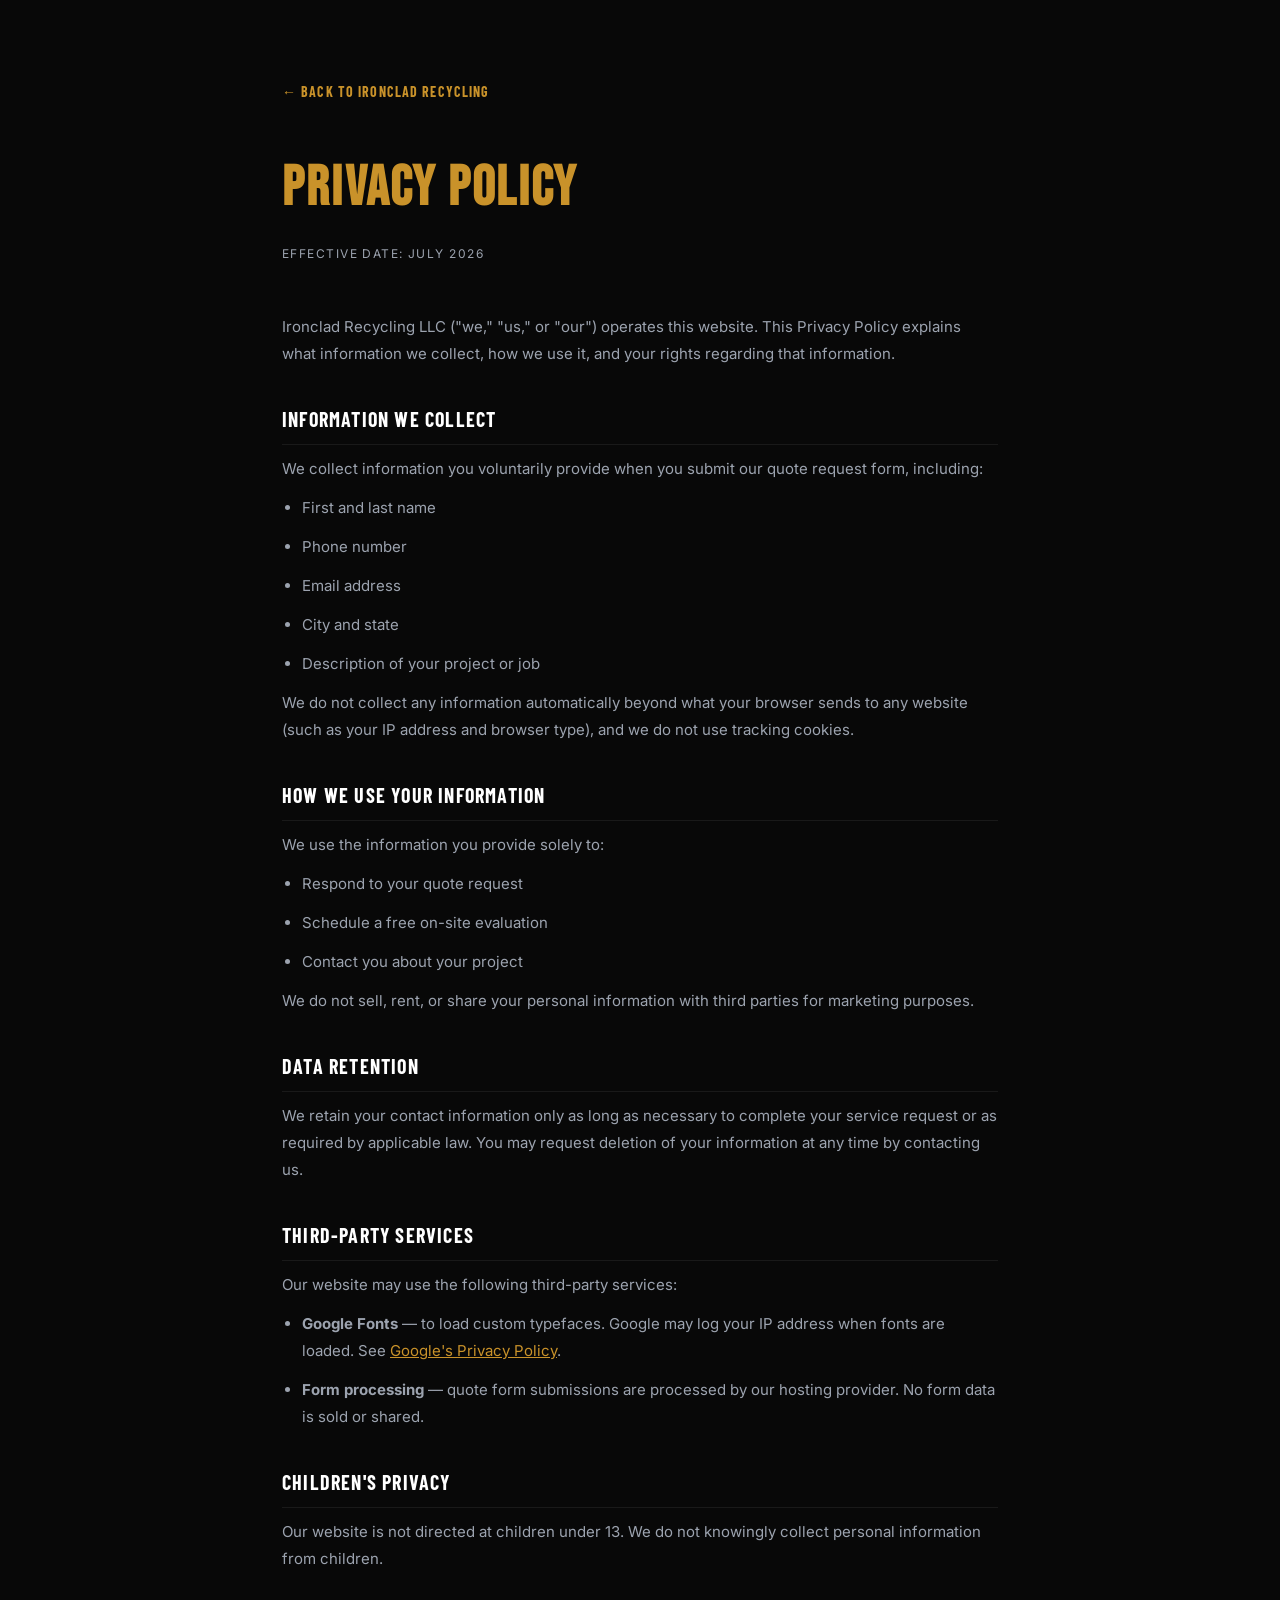
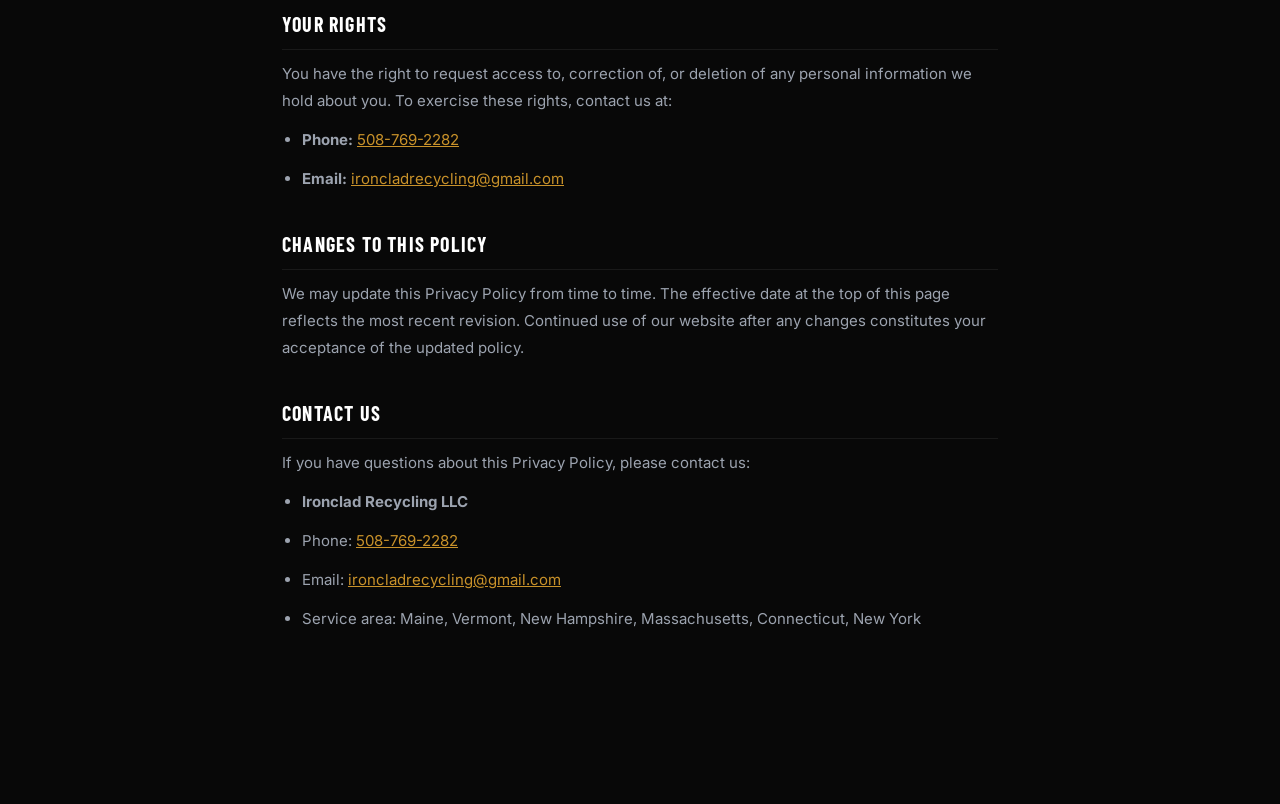
<file: site/privacy-policy.html>
<!DOCTYPE html>
<html lang="en">
<head>
<meta charset="UTF-8">
<meta name="viewport" content="width=device-width, initial-scale=1.0">
<title>Privacy Policy | Ironclad Recycling LLC</title>
<meta name="description" content="Privacy Policy for Ironclad Recycling LLC.">
<link rel="stylesheet" href="style.css">
<!-- Google tag (gtag.js) -->
<script async src="https://www.googletagmanager.com/gtag/js?id=G-ZHTPZCSDN9"></script>
<script>
  window.dataLayer = window.dataLayer || [];
  function gtag(){dataLayer.push(arguments);}
  gtag('js', new Date());
  gtag('config', 'G-ZHTPZCSDN9');
</script>
<style>
  .legal-wrap{max-width:780px;margin:80px auto;padding:0 32px 80px}
  .legal-wrap h1{font-family:'Bebas Neue',sans-serif;font-size:clamp(36px,5vw,56px);color:var(--gold);letter-spacing:.04em;margin-bottom:8px}
  .legal-wrap .date{font-size:12px;letter-spacing:.12em;text-transform:uppercase;color:var(--grey);margin-bottom:48px}
  .legal-wrap h2{font-family:'Barlow Condensed',sans-serif;font-size:20px;font-weight:700;letter-spacing:.06em;text-transform:uppercase;color:var(--white);margin:36px 0 10px;border-bottom:1px solid var(--border);padding-bottom:8px}
  .legal-wrap p,.legal-wrap li{font-size:15px;color:var(--grey);line-height:1.8;margin-bottom:12px}
  .legal-wrap ul{padding-left:20px;margin-bottom:12px}
  .legal-wrap a{color:var(--gold)}
  .back-link{display:inline-flex;align-items:center;gap:8px;font-family:'Barlow Condensed',sans-serif;font-size:14px;font-weight:700;letter-spacing:.08em;text-transform:uppercase;color:var(--gold);text-decoration:none;margin-bottom:40px}
  .back-link:hover{text-decoration:underline}
</style>
<link rel="preconnect" href="https://fonts.googleapis.com">
<link href="https://fonts.googleapis.com/css2?family=Bebas+Neue&family=Barlow+Condensed:wght@400;600;700;800&family=Inter:wght@300;400;500;600&display=swap" rel="stylesheet">
</head>
<body>
<div class="legal-wrap">
  <a href="index.html" class="back-link">← Back to Ironclad Recycling</a>
  <h1>Privacy Policy</h1>
  <p class="date">Effective Date: July 2026</p>

  <p>Ironclad Recycling LLC ("we," "us," or "our") operates this website. This Privacy Policy explains what information we collect, how we use it, and your rights regarding that information.</p>

  <h2>Information We Collect</h2>
  <p>We collect information you voluntarily provide when you submit our quote request form, including:</p>
  <ul>
    <li>First and last name</li>
    <li>Phone number</li>
    <li>Email address</li>
    <li>City and state</li>
    <li>Description of your project or job</li>
  </ul>
  <p>We do not collect any information automatically beyond what your browser sends to any website (such as your IP address and browser type), and we do not use tracking cookies.</p>

  <h2>How We Use Your Information</h2>
  <p>We use the information you provide solely to:</p>
  <ul>
    <li>Respond to your quote request</li>
    <li>Schedule a free on-site evaluation</li>
    <li>Contact you about your project</li>
  </ul>
  <p>We do not sell, rent, or share your personal information with third parties for marketing purposes.</p>

  <h2>Data Retention</h2>
  <p>We retain your contact information only as long as necessary to complete your service request or as required by applicable law. You may request deletion of your information at any time by contacting us.</p>

  <h2>Third-Party Services</h2>
  <p>Our website may use the following third-party services:</p>
  <ul>
    <li><strong>Google Fonts</strong> — to load custom typefaces. Google may log your IP address when fonts are loaded. See <a href="https://policies.google.com/privacy" target="_blank" rel="noopener">Google's Privacy Policy</a>.</li>
    <li><strong>Form processing</strong> — quote form submissions are processed by our hosting provider. No form data is sold or shared.</li>
  </ul>

  <h2>Children's Privacy</h2>
  <p>Our website is not directed at children under 13. We do not knowingly collect personal information from children.</p>

  <h2>Your Rights</h2>
  <p>You have the right to request access to, correction of, or deletion of any personal information we hold about you. To exercise these rights, contact us at:</p>
  <ul>
    <li><strong>Phone:</strong> <a href="tel:5087692282">508-769-2282</a></li>
    <li><strong>Email:</strong> <a href="mailto:ironcladrecycling@gmail.com">ironcladrecycling@gmail.com</a></li>
  </ul>

  <h2>Changes to This Policy</h2>
  <p>We may update this Privacy Policy from time to time. The effective date at the top of this page reflects the most recent revision. Continued use of our website after any changes constitutes your acceptance of the updated policy.</p>

  <h2>Contact Us</h2>
  <p>If you have questions about this Privacy Policy, please contact us:</p>
  <ul>
    <li><strong>Ironclad Recycling LLC</strong></li>
    <li>Phone: <a href="tel:5087692282">508-769-2282</a></li>
    <li>Email: <a href="mailto:ironcladrecycling@gmail.com">ironcladrecycling@gmail.com</a></li>
    <li>Service area: Maine, Vermont, New Hampshire, Massachusetts, Connecticut, New York</li>
  </ul>
</div>
</body>
</html>
</file>
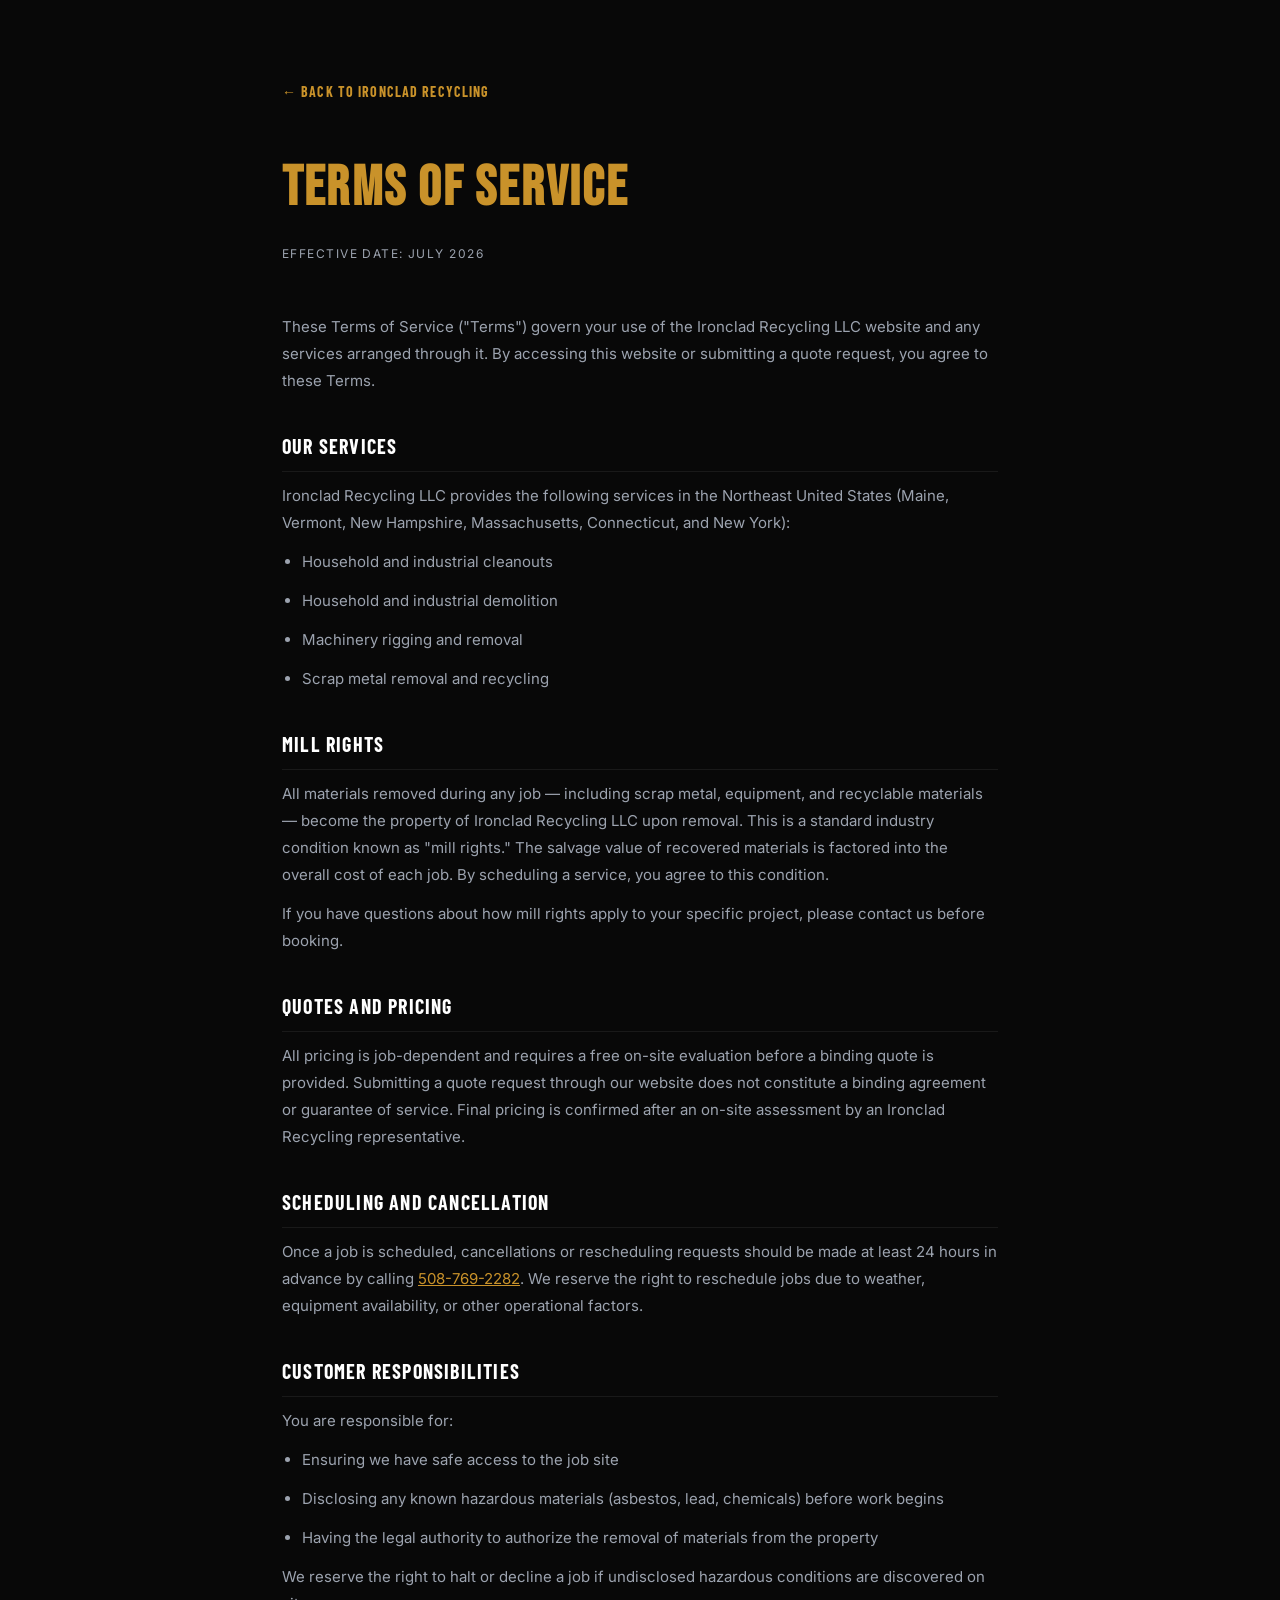
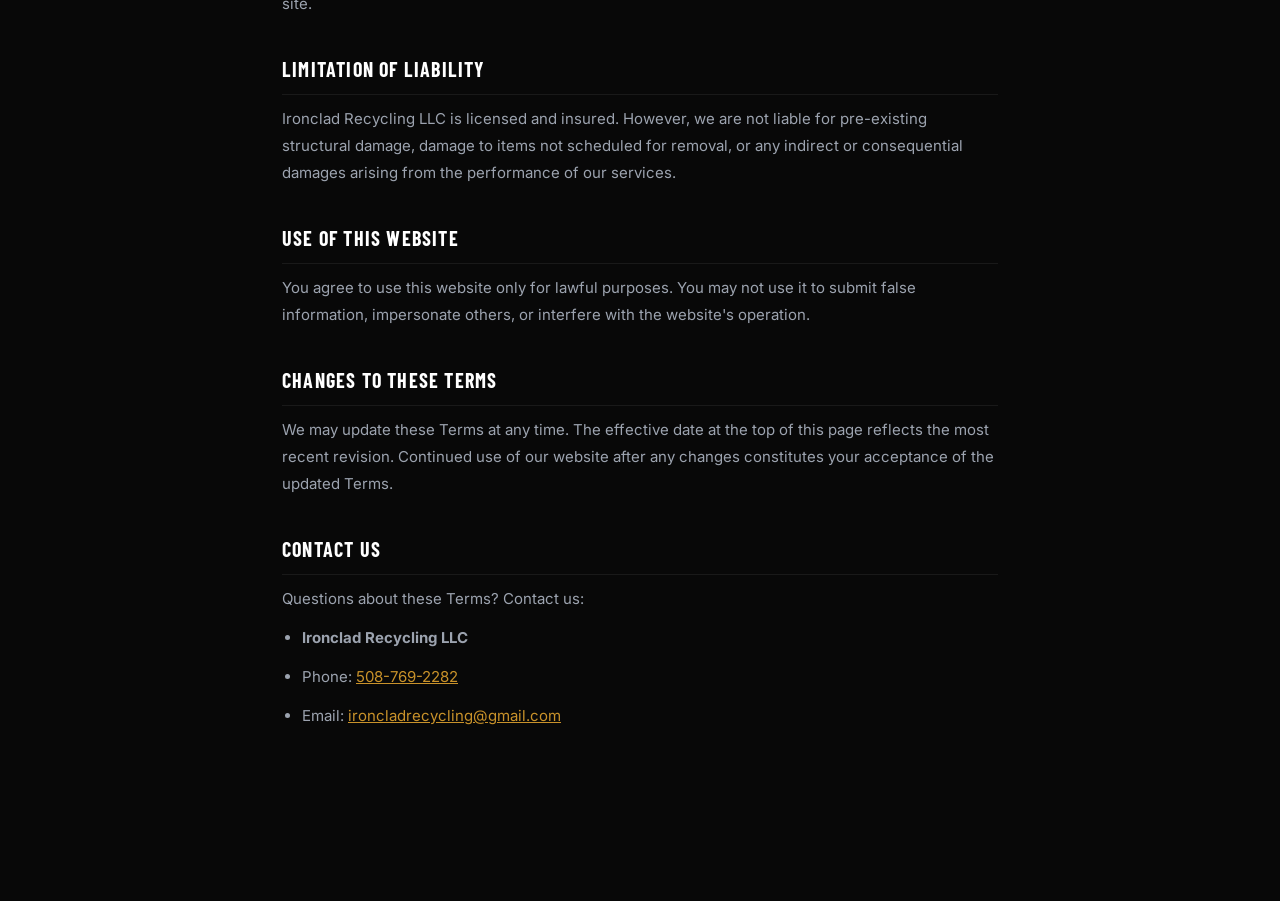
<file: site/terms-of-service.html>
<!DOCTYPE html>
<html lang="en">
<head>
<meta charset="UTF-8">
<meta name="viewport" content="width=device-width, initial-scale=1.0">
<title>Terms of Service | Ironclad Recycling LLC</title>
<meta name="description" content="Terms of Service for Ironclad Recycling LLC.">
<link rel="stylesheet" href="style.css">
<!-- Google tag (gtag.js) -->
<script async src="https://www.googletagmanager.com/gtag/js?id=G-ZHTPZCSDN9"></script>
<script>
  window.dataLayer = window.dataLayer || [];
  function gtag(){dataLayer.push(arguments);}
  gtag('js', new Date());
  gtag('config', 'G-ZHTPZCSDN9');
</script>
<style>
  .legal-wrap{max-width:780px;margin:80px auto;padding:0 32px 80px}
  .legal-wrap h1{font-family:'Bebas Neue',sans-serif;font-size:clamp(36px,5vw,56px);color:var(--gold);letter-spacing:.04em;margin-bottom:8px}
  .legal-wrap .date{font-size:12px;letter-spacing:.12em;text-transform:uppercase;color:var(--grey);margin-bottom:48px}
  .legal-wrap h2{font-family:'Barlow Condensed',sans-serif;font-size:20px;font-weight:700;letter-spacing:.06em;text-transform:uppercase;color:var(--white);margin:36px 0 10px;border-bottom:1px solid var(--border);padding-bottom:8px}
  .legal-wrap p,.legal-wrap li{font-size:15px;color:var(--grey);line-height:1.8;margin-bottom:12px}
  .legal-wrap ul{padding-left:20px;margin-bottom:12px}
  .legal-wrap a{color:var(--gold)}
  .back-link{display:inline-flex;align-items:center;gap:8px;font-family:'Barlow Condensed',sans-serif;font-size:14px;font-weight:700;letter-spacing:.08em;text-transform:uppercase;color:var(--gold);text-decoration:none;margin-bottom:40px}
  .back-link:hover{text-decoration:underline}
</style>
<link rel="preconnect" href="https://fonts.googleapis.com">
<link href="https://fonts.googleapis.com/css2?family=Bebas+Neue&family=Barlow+Condensed:wght@400;600;700;800&family=Inter:wght@300;400;500;600&display=swap" rel="stylesheet">
</head>
<body>
<div class="legal-wrap">
  <a href="index.html" class="back-link">← Back to Ironclad Recycling</a>
  <h1>Terms of Service</h1>
  <p class="date">Effective Date: July 2026</p>

  <p>These Terms of Service ("Terms") govern your use of the Ironclad Recycling LLC website and any services arranged through it. By accessing this website or submitting a quote request, you agree to these Terms.</p>

  <h2>Our Services</h2>
  <p>Ironclad Recycling LLC provides the following services in the Northeast United States (Maine, Vermont, New Hampshire, Massachusetts, Connecticut, and New York):</p>
  <ul>
    <li>Household and industrial cleanouts</li>
    <li>Household and industrial demolition</li>
    <li>Machinery rigging and removal</li>
    <li>Scrap metal removal and recycling</li>
  </ul>

  <h2>Mill Rights</h2>
  <p>All materials removed during any job — including scrap metal, equipment, and recyclable materials — become the property of Ironclad Recycling LLC upon removal. This is a standard industry condition known as "mill rights." The salvage value of recovered materials is factored into the overall cost of each job. By scheduling a service, you agree to this condition.</p>
  <p>If you have questions about how mill rights apply to your specific project, please contact us before booking.</p>

  <h2>Quotes and Pricing</h2>
  <p>All pricing is job-dependent and requires a free on-site evaluation before a binding quote is provided. Submitting a quote request through our website does not constitute a binding agreement or guarantee of service. Final pricing is confirmed after an on-site assessment by an Ironclad Recycling representative.</p>

  <h2>Scheduling and Cancellation</h2>
  <p>Once a job is scheduled, cancellations or rescheduling requests should be made at least 24 hours in advance by calling <a href="tel:5087692282">508-769-2282</a>. We reserve the right to reschedule jobs due to weather, equipment availability, or other operational factors.</p>

  <h2>Customer Responsibilities</h2>
  <p>You are responsible for:</p>
  <ul>
    <li>Ensuring we have safe access to the job site</li>
    <li>Disclosing any known hazardous materials (asbestos, lead, chemicals) before work begins</li>
    <li>Having the legal authority to authorize the removal of materials from the property</li>
  </ul>
  <p>We reserve the right to halt or decline a job if undisclosed hazardous conditions are discovered on site.</p>

  <h2>Limitation of Liability</h2>
  <p>Ironclad Recycling LLC is licensed and insured. However, we are not liable for pre-existing structural damage, damage to items not scheduled for removal, or any indirect or consequential damages arising from the performance of our services.</p>

  <h2>Use of This Website</h2>
  <p>You agree to use this website only for lawful purposes. You may not use it to submit false information, impersonate others, or interfere with the website's operation.</p>

  <h2>Changes to These Terms</h2>
  <p>We may update these Terms at any time. The effective date at the top of this page reflects the most recent revision. Continued use of our website after any changes constitutes your acceptance of the updated Terms.</p>

  <h2>Contact Us</h2>
  <p>Questions about these Terms? Contact us:</p>
  <ul>
    <li><strong>Ironclad Recycling LLC</strong></li>
    <li>Phone: <a href="tel:5087692282">508-769-2282</a></li>
    <li>Email: <a href="mailto:ironcladrecycling@gmail.com">ironcladrecycling@gmail.com</a></li>
  </ul>
</div>
</body>
</html>
</file>
<file: site/style.css>
*{box-sizing:border-box;margin:0;padding:0}
:root{
  --black:#080808;
  --dark:#0f0f0f;
  --dark2:#161616;
  --dark3:#1e1e1e;
  --steel:#2a2a2a;
  --steel-light:#3a3a3a;
  --gold:#c9922a;
  --gold-light:#e8b84b;
  --gold-pale:rgba(201,146,42,.12);
  --red:#8b1a1a;
  --red-light:#b02020;
  --white:#ffffff;
  --grey:#9ca3af;
  --grey-light:#d1d5db;
  --border:rgba(255,255,255,.07);
}
html{scroll-behavior:smooth}
body{font-family:'Inter',sans-serif;background:var(--black);color:var(--white);font-size:15px;line-height:1.65;overflow-x:hidden}

/* ══ FLOAT CALL ══ */
.float-call{
  position:fixed;bottom:28px;right:28px;z-index:999;
  background:var(--gold);color:var(--black);
  padding:13px 22px;border-radius:4px;
  box-shadow:0 6px 28px rgba(201,146,42,.35);
  display:flex;align-items:center;gap:8px;
  transition:transform .2s,box-shadow .2s;
  font-family:'Barlow Condensed',sans-serif;
  letter-spacing:.06em;text-transform:uppercase;font-size:15px;
  font-weight:700;text-decoration:none;
}
.float-call:hover{transform:translateY(-2px);box-shadow:0 10px 36px rgba(201,146,42,.45)}

/* ══ STICKY MOBILE CTA ══ */
.sticky-mob{
  position:fixed;bottom:0;left:0;right:0;z-index:900;
  background:var(--gold);padding:13px 20px;
  display:none;align-items:center;justify-content:space-between;
  box-shadow:0 -4px 20px rgba(0,0,0,.5);
}
.sticky-mob span{color:var(--black);font-size:13px;font-weight:600;font-family:'Barlow Condensed',sans-serif;letter-spacing:.04em;text-transform:uppercase}
.sticky-mob a{background:var(--black);color:var(--gold);padding:9px 20px;border-radius:3px;font-weight:700;font-size:14px;text-decoration:none;font-family:'Barlow Condensed',sans-serif;letter-spacing:.06em;text-transform:uppercase}

/* ══ TOPBAR ══ */
.topbar{background:var(--red);color:rgba(255,255,255,.85);padding:8px 40px;font-size:12px;display:flex;justify-content:space-between;align-items:center;flex-wrap:wrap;gap:6px;letter-spacing:.04em;text-transform:uppercase;font-weight:600}
.topbar a{color:white;text-decoration:none}
@media(max-width:640px){.topbar{display:none}}

/* ══ HEADER ══ */
.header{background:rgba(8,8,8,.96);backdrop-filter:blur(16px);border-bottom:1px solid var(--border);position:sticky;top:0;z-index:100;box-shadow:0 2px 24px rgba(0,0,0,.5)}
.header-inner{max-width:1200px;margin:0 auto;padding:0 32px;height:72px;display:flex;align-items:center;justify-content:space-between}
.logo{display:flex;align-items:center;gap:12px;text-decoration:none}
.logo img{height:52px;width:auto;object-fit:contain}
.logo-text{display:flex;flex-direction:column}
.logo-name{font-family:'Bebas Neue',sans-serif;font-size:22px;color:var(--gold);letter-spacing:.08em;line-height:1}
.logo-sub{font-size:9px;letter-spacing:.2em;text-transform:uppercase;color:var(--grey);margin-top:2px}

/* NAV */
.nav{display:flex;align-items:center;gap:2px}
.ni{position:relative}
.nl{display:flex;align-items:center;gap:4px;padding:8px 13px;border-radius:3px;font-weight:600;color:var(--grey-light);text-decoration:none;cursor:pointer;transition:background .15s,color .15s;background:none;border:none;font-family:'Inter',sans-serif;white-space:nowrap;letter-spacing:.03em;text-transform:uppercase;font-size:11px}
.nl:hover{background:rgba(255,255,255,.05);color:white}
.nl svg{width:11px;height:11px;transition:transform .2s}
.ni:hover .nl svg{transform:rotate(180deg)}
.dd{position:absolute;top:calc(100%+8px);left:0;background:var(--dark2);border:1px solid var(--border);border-top:2px solid var(--gold);border-radius:0 0 6px 6px;padding:6px;min-width:220px;box-shadow:0 20px 56px rgba(0,0,0,.6);opacity:0;visibility:hidden;transform:translateY(-6px);transition:opacity .2s,transform .2s,visibility .2s;z-index:300}
.ni:hover .dd{opacity:1;visibility:visible;transform:translateY(0)}
.dd a{display:block;padding:9px 13px;font-size:12px;color:var(--grey-light);text-decoration:none;transition:background .15s,color .15s;letter-spacing:.04em;text-transform:uppercase;font-weight:600;border-radius:3px}
.dd a:hover{background:rgba(201,146,42,.1);color:var(--gold)}
.dd-label{font-size:9px;letter-spacing:.16em;text-transform:uppercase;color:rgba(255,255,255,.25);padding:8px 13px 4px;display:block}
.nav-cta{background:var(--gold) !important;color:var(--black) !important;padding:9px 20px !important;border-radius:3px !important;font-weight:700 !important;margin-left:8px;font-family:'Barlow Condensed',sans-serif !important;font-size:13px !important;letter-spacing:.08em !important}
.nav-cta:hover{background:var(--gold-light) !important}
.hbg{display:none;background:none;border:none;cursor:pointer;padding:6px;color:var(--gold);font-size:24px}

/* ══ MOBILE MENU ══ */
.mm{display:none;position:fixed;inset:0;background:var(--dark);z-index:600;flex-direction:column;padding:24px 28px;overflow-y:auto}
.mm.open{display:flex}
.mm-top{display:flex;justify-content:space-between;align-items:center;margin-bottom:36px}
.mm-close{background:none;border:none;cursor:pointer;font-size:28px;color:var(--gold)}
.mm-link{display:block;font-family:'Bebas Neue',sans-serif;font-size:28px;color:var(--white);text-decoration:none;padding:12px 0;border-bottom:1px solid var(--border);letter-spacing:.06em}
.mm-link:hover{color:var(--gold)}
.mm-foot{margin-top:auto;padding-top:28px;display:flex;flex-direction:column;gap:10px}
.mm-foot a{display:block;text-align:center;padding:15px;font-family:'Barlow Condensed',sans-serif;font-size:16px;font-weight:700;text-decoration:none;letter-spacing:.08em;text-transform:uppercase;border-radius:3px}
.mm-call{background:var(--gold);color:var(--black)}
.mm-email{background:var(--steel);color:white}

/* ══ HERO ══ */
.hero{
  min-height:95vh;background:var(--black);
  display:flex;align-items:center;
  position:relative;overflow:hidden;
  padding:80px max(32px,calc(50vw - 580px));
}
.hero::before{
  content:'';position:absolute;inset:0;
  background-image:
    linear-gradient(rgba(201,146,42,.04) 1px,transparent 1px),
    linear-gradient(90deg,rgba(201,146,42,.04) 1px,transparent 1px);
  background-size:60px 60px;pointer-events:none;
}
.hero::after{content:'';position:absolute;inset:0;background:radial-gradient(ellipse at 60% 50%,transparent 30%,rgba(0,0,0,.7) 100%);pointer-events:none}
.hero-content{position:relative;z-index:2;max-width:680px}
.hero{gap:56px;justify-content:space-between}
.hero-photo{position:relative;z-index:2;flex:0 0 400px;margin-right:20px}
.hero-photo::before{content:'';position:absolute;inset:20px -20px -20px 20px;border:2px solid var(--gold);opacity:.8;z-index:-1;border-radius:200px 200px 18px 18px}
.hero-photo img{display:block;width:100%;height:auto;aspect-ratio:3/4;object-fit:cover;box-shadow:0 30px 60px rgba(0,0,0,.6);border-radius:200px 200px 18px 18px}
.hero-eyebrow{display:inline-flex;align-items:center;gap:10px;margin-bottom:24px}
.hero-eyebrow-line{width:32px;height:2px;background:var(--gold)}
.hero-eyebrow span{font-size:11px;letter-spacing:.22em;text-transform:uppercase;color:var(--gold);font-weight:700}
.hero h1{font-family:'Bebas Neue',sans-serif;font-size:clamp(52px,8vw,100px);line-height:.95;color:var(--white);letter-spacing:.03em;margin-bottom:8px}
.hero h1 .gold{color:var(--gold)}
.hero-tagline{font-family:'Barlow Condensed',sans-serif;font-size:clamp(16px,2.5vw,22px);color:var(--grey);font-weight:400;letter-spacing:.06em;text-transform:uppercase;margin-bottom:28px;border-left:3px solid var(--gold);padding-left:16px}
.hero-desc{font-size:16px;color:rgba(255,255,255,.55);max-width:520px;margin-bottom:40px;line-height:1.75}
.hero-btns{display:flex;gap:12px;flex-wrap:wrap;margin-bottom:52px}
.btn{display:inline-flex;align-items:center;gap:8px;padding:14px 32px;font-family:'Barlow Condensed',sans-serif;font-size:16px;font-weight:700;letter-spacing:.08em;text-transform:uppercase;text-decoration:none;transition:all .2s;cursor:pointer;border:none;border-radius:3px}
.btn-gold{background:var(--gold);color:var(--black)}
.btn-gold:hover{background:var(--gold-light);transform:translateY(-1px);box-shadow:0 8px 28px rgba(201,146,42,.4)}
.btn-outline{border:1.5px solid rgba(255,255,255,.2);color:white;background:none}
.btn-outline:hover{border-color:var(--gold);color:var(--gold)}
.btn-steel{background:var(--steel);color:white}
.btn-steel:hover{background:var(--steel-light)}
.hero-stats{display:flex;gap:0;border:1px solid var(--border);border-radius:4px;overflow:hidden;max-width:560px}
.hstat{flex:1;padding:16px 20px;border-right:1px solid var(--border);background:rgba(255,255,255,.03)}
.hstat:last-child{border-right:none}
.hstat-n{font-family:'Bebas Neue',sans-serif;font-size:28px;color:var(--gold);letter-spacing:.04em;line-height:1}
.hstat-l{font-size:10px;letter-spacing:.12em;text-transform:uppercase;color:var(--grey);margin-top:3px}
.hero-logo-bg{position:absolute;right:-60px;top:50%;transform:translateY(-50%);opacity:.06;z-index:1;width:600px}

/* ══ TICKER ══ */
.gold-bar{background:var(--gold);padding:14px 0;overflow:hidden}
.gb-inner{display:flex;animation:gbscroll 20s linear infinite;width:max-content}
.gb-item{font-family:'Barlow Condensed',sans-serif;font-size:13px;font-weight:700;letter-spacing:.12em;text-transform:uppercase;color:var(--black);white-space:nowrap;padding:0 32px;border-right:1px solid rgba(0,0,0,.15)}
@keyframes gbscroll{0%{transform:translateX(0)}100%{transform:translateX(-50%)}}

/* ══ SECTIONS ══ */
section{padding:100px 32px}
.container{max-width:1200px;margin:0 auto}
.eyebrow{font-size:10px;letter-spacing:.22em;text-transform:uppercase;color:var(--gold);margin-bottom:10px;display:block;font-weight:700}
.section-h{font-family:'Bebas Neue',sans-serif;font-size:clamp(36px,5vw,60px);color:var(--white);line-height:1;letter-spacing:.04em;margin-bottom:16px}
.section-p{font-size:15px;color:var(--grey);line-height:1.8;max-width:540px}
.c{text-align:center}.section-p.c{margin:0 auto 48px}
.section-h.c{text-align:center}

/* ══ SERVICES ══ */
.services-sec{background:var(--dark)}
.services-grid{display:grid;grid-template-columns:repeat(2,1fr);gap:2px;margin-top:56px}
.scard{background:var(--dark2);padding:44px 40px;border:1px solid var(--border);position:relative;overflow:hidden;transition:background .2s,border-color .2s;cursor:default}
.scard::before{content:'';position:absolute;top:0;left:0;right:0;height:3px;background:var(--gold);transform:scaleX(0);transform-origin:left;transition:transform .3s}
.scard:hover{background:var(--dark3);border-color:rgba(201,146,42,.2)}
.scard:hover::before{transform:scaleX(1)}
.scard-num{font-family:'Bebas Neue',sans-serif;font-size:60px;color:rgba(255,255,255,.04);position:absolute;top:16px;right:24px;line-height:1;letter-spacing:.04em}
.scard-icon{font-size:32px;margin-bottom:20px;display:block}
.scard-title{font-family:'Bebas Neue',sans-serif;font-size:28px;color:var(--white);letter-spacing:.04em;margin-bottom:12px;line-height:1.1}
.scard-desc{font-size:14px;color:var(--grey);line-height:1.75}
.scard-tags{display:flex;flex-wrap:wrap;gap:7px;margin-top:18px}
.stag{font-size:10px;letter-spacing:.08em;text-transform:uppercase;font-weight:700;color:var(--gold);background:var(--gold-pale);padding:3px 10px;border-radius:2px;border:1px solid rgba(201,146,42,.2)}

/* ══ MILL RIGHTS DISCLAIMER ══ */
.mill-rights-notice{
  margin-top:40px;
  background:var(--dark2);
  border:1px solid rgba(139,26,26,.4);
  border-left:4px solid var(--red-light);
  border-radius:0 6px 6px 0;
  padding:28px 32px;
  display:flex;gap:20px;align-items:flex-start;
}
.mr-icon{font-size:28px;flex-shrink:0;margin-top:2px}
.mr-label{font-size:9px;letter-spacing:.18em;text-transform:uppercase;color:var(--red-light);font-weight:700;margin-bottom:6px}
.mr-title{font-family:'Bebas Neue',sans-serif;font-size:22px;color:var(--white);letter-spacing:.04em;margin-bottom:8px}
.mr-body{font-size:13px;color:var(--grey);line-height:1.75}
.mr-body strong{color:rgba(255,255,255,.7)}
@media(max-width:600px){.mill-rights-notice{flex-direction:column;padding:20px}}

/* ══ WHY IRONCLAD ══ */
.why-sec{background:var(--black);position:relative;overflow:hidden}
.why-sec::before{content:'';position:absolute;inset:0;background-image:linear-gradient(rgba(201,146,42,.03) 1px,transparent 1px),linear-gradient(90deg,rgba(201,146,42,.03) 1px,transparent 1px);background-size:40px 40px;pointer-events:none}
.why-wrap{display:grid;grid-template-columns:1fr 1fr;gap:80px;align-items:center;position:relative;z-index:1}
.why-points{display:flex;flex-direction:column;gap:28px;margin-top:36px}
.wp{display:flex;gap:20px;align-items:flex-start}
.wp-icon{width:48px;height:48px;background:var(--gold-pale);border:1px solid rgba(201,146,42,.2);border-radius:4px;display:flex;align-items:center;justify-content:center;font-size:20px;flex-shrink:0}
.wp-title{font-family:'Barlow Condensed',sans-serif;font-size:18px;font-weight:700;color:var(--white);letter-spacing:.04em;text-transform:uppercase;margin-bottom:4px}
.wp-desc{font-size:13px;color:var(--grey);line-height:1.65}
.why-stats{display:grid;grid-template-columns:1fr 1fr;gap:3px}
.wstat{background:var(--dark2);border:1px solid var(--border);padding:32px 28px;position:relative}
.wstat::after{content:'';position:absolute;bottom:0;left:0;right:0;height:2px;background:var(--gold);opacity:.4}
.wstat-n{font-family:'Bebas Neue',sans-serif;font-size:52px;color:var(--gold);line-height:1;letter-spacing:.04em}
.wstat-l{font-size:11px;letter-spacing:.1em;text-transform:uppercase;color:var(--grey);margin-top:6px;line-height:1.4}

/* ══ SERVICE AREA ══ */
.work-sec{background:var(--dark2)}
.work-grid{display:grid;grid-template-columns:repeat(2,1fr);gap:20px;margin-top:40px;max-width:760px}
.work-card{display:block;width:100%;height:auto;aspect-ratio:4/3;object-fit:cover;background:var(--dark);border-radius:18px}
.area-sec{background:var(--dark)}
.area-wrap{display:grid;grid-template-columns:1fr 1fr;gap:80px;align-items:center;margin-top:56px}
.states-grid{display:grid;grid-template-columns:1fr 1fr;gap:12px}
.state-card{background:var(--dark2);border:1px solid var(--border);border-radius:4px;padding:20px 22px;display:flex;align-items:center;gap:14px;transition:border-color .2s,background .2s}
.state-card:hover{border-color:rgba(201,146,42,.3);background:var(--dark3)}
.state-flag{font-size:28px}
.state-name{font-family:'Barlow Condensed',sans-serif;font-size:18px;font-weight:700;color:var(--white);letter-spacing:.04em;text-transform:uppercase}
.state-sub{font-size:11px;color:var(--grey);margin-top:1px}
.area-text .section-p{margin-bottom:28px}
.area-badge{display:inline-flex;align-items:center;gap:10px;background:var(--gold-pale);border:1px solid rgba(201,146,42,.25);padding:12px 20px;border-radius:4px;margin-top:8px}
.area-badge span{font-family:'Barlow Condensed',sans-serif;font-size:15px;font-weight:700;color:var(--gold);letter-spacing:.06em;text-transform:uppercase}

/* ══ QUOTE FORM ══ */
.quote-sec{background:var(--black);position:relative;overflow:hidden}
.quote-sec::before{content:'';position:absolute;inset:0;background-image:linear-gradient(rgba(201,146,42,.03) 1px,transparent 1px),linear-gradient(90deg,rgba(201,146,42,.03) 1px,transparent 1px);background-size:60px 60px;pointer-events:none}
.quote-wrap{display:grid;grid-template-columns:1fr 1.4fr;gap:80px;align-items:start;position:relative;z-index:1}
.quote-info{padding-top:8px}
.quote-info .section-p{margin-bottom:32px}
.contact-items{display:flex;flex-direction:column;gap:16px}
.ci{display:flex;align-items:center;gap:14px}
.ci-icon{width:44px;height:44px;background:var(--gold-pale);border:1px solid rgba(201,146,42,.2);border-radius:4px;display:flex;align-items:center;justify-content:center;font-size:18px;flex-shrink:0}
.ci-label{font-size:10px;letter-spacing:.14em;text-transform:uppercase;color:var(--grey);margin-bottom:2px}
.ci-val{font-family:'Barlow Condensed',sans-serif;font-size:18px;font-weight:700;color:var(--white);letter-spacing:.04em}
.ci-val a{color:var(--gold);text-decoration:none}
.ci-val a:hover{text-decoration:underline}
.qform{background:var(--dark2);border:1px solid var(--border);border-top:3px solid var(--gold);border-radius:0 0 6px 6px;padding:36px}
.qform-title{font-family:'Bebas Neue',sans-serif;font-size:28px;color:var(--white);letter-spacing:.06em;margin-bottom:24px}
.form-row{display:grid;grid-template-columns:1fr 1fr;gap:14px;margin-bottom:14px}
.form-group{display:flex;flex-direction:column;gap:6px;margin-bottom:14px}
.form-group label{font-size:11px;letter-spacing:.14em;text-transform:uppercase;color:var(--grey);font-weight:600}
.form-group input,.form-group select,.form-group textarea{background:var(--dark3);border:1px solid var(--border);border-radius:3px;padding:12px 14px;color:var(--white);font-family:'Inter',sans-serif;font-size:14px;transition:border-color .2s;outline:none;width:100%}
.form-group input:focus,.form-group select:focus,.form-group textarea:focus{border-color:var(--gold)}
.form-group select option{background:var(--dark2);color:var(--white)}
.form-group textarea{resize:vertical;min-height:110px}
.form-submit{width:100%;background:var(--gold);color:var(--black);padding:15px;border:none;border-radius:3px;cursor:pointer;font-family:'Barlow Condensed',sans-serif;font-size:18px;font-weight:700;letter-spacing:.1em;text-transform:uppercase;transition:background .2s,transform .1s;margin-top:8px}
.form-submit:hover{background:var(--gold-light);transform:translateY(-1px)}
.form-note{font-size:11px;color:var(--grey);text-align:center;margin-top:10px}

/* ══ CTA BANNER ══ */
.cta-sec{background:var(--gold);padding:100px 32px;text-align:center;position:relative;overflow:hidden}
.cta-sec::before{content:'IRONCLAD';position:absolute;top:50%;left:50%;transform:translate(-50%,-50%);font-family:'Bebas Neue',sans-serif;font-size:clamp(80px,18vw,220px);color:rgba(0,0,0,.07);letter-spacing:.04em;white-space:nowrap;pointer-events:none;line-height:1}
.cta-inner{max-width:640px;margin:0 auto;position:relative;z-index:1}
.cta-sec .eyebrow{color:rgba(0,0,0,.5)}
.cta-sec .section-h{color:var(--black)}
.cta-sec .section-p{color:rgba(0,0,0,.6);margin:0 auto 36px}
.cta-btns{display:flex;gap:14px;justify-content:center;flex-wrap:wrap}

/* ══ FOOTER ══ */
footer{background:var(--dark);border-top:1px solid var(--border);padding:60px 32px 24px}
.footer-in{max-width:1200px;margin:0 auto}
.footer-top{display:grid;grid-template-columns:1.6fr 1fr 1fr 1fr;gap:44px;margin-bottom:44px}
.f-logo{display:flex;align-items:center;gap:12px;margin-bottom:14px}
.f-logo img{height:50px;width:auto;object-fit:contain}
.f-brand p{font-size:13px;color:var(--grey);line-height:1.75}
.f-col h4{font-size:10px;letter-spacing:.16em;text-transform:uppercase;color:rgba(255,255,255,.22);margin-bottom:14px;font-weight:700}
.f-col a{display:block;font-size:13px;color:var(--grey);text-decoration:none;margin-bottom:8px;transition:color .2s}
.f-col a:hover{color:var(--gold)}
.footer-bot{border-top:1px solid var(--border);padding-top:20px;display:flex;justify-content:space-between;flex-wrap:wrap;gap:8px;font-size:12px;color:rgba(255,255,255,.25)}
.footer-bot span{display:flex;align-items:center;gap:6px}
.footer-disclaimer{font-size:11px;color:rgba(255,255,255,.18);margin-top:10px;line-height:1.6;border-top:1px solid var(--border);padding-top:14px}
.footer-disclaimer strong{color:rgba(255,255,255,.3)}

/* ══ REVEAL ══ */
.rev{opacity:0;transform:translateY(20px);transition:opacity .6s ease,transform .6s ease}
.rev.in{opacity:1;transform:translateY(0)}
.d1{transition-delay:.1s}.d2{transition-delay:.2s}.d3{transition-delay:.3s}.d4{transition-delay:.4s}

/* ══ RESPONSIVE ══ */
@media(max-width:1024px){
  .services-grid{grid-template-columns:1fr}
  .why-wrap,.area-wrap,.quote-wrap{grid-template-columns:1fr;gap:44px}
  .hero-photo{flex-basis:320px}
  .footer-top{grid-template-columns:1fr 1fr;gap:28px}
}
@media(max-width:768px){
  .nav{display:none}
  .hbg{display:block}
  section{padding:64px 20px}
  .hero{padding:64px 20px;min-height:auto}
  .hero-stats{flex-direction:column;max-width:100%}
  .hstat{border-right:none;border-bottom:1px solid var(--border)}
  .hstat:last-child{border-bottom:none}
  .why-stats{grid-template-columns:1fr 1fr}
  .states-grid{grid-template-columns:1fr}
  .work-grid{grid-template-columns:1fr}
  .form-row{grid-template-columns:1fr}
  .footer-top{grid-template-columns:1fr}
  .float-call{display:none}
  .sticky-mob{display:flex}
  .hero-logo-bg{display:none}
  .hero{flex-direction:column;align-items:stretch;gap:36px}
  .hero-photo{order:-1;flex-basis:auto;max-width:300px;margin:0 auto 8px}
  .hero-photo::before{inset:12px -12px -12px 12px}
  .hero-photo img{aspect-ratio:4/5}
  .cta-sec{padding:72px 20px}
}
</file>
